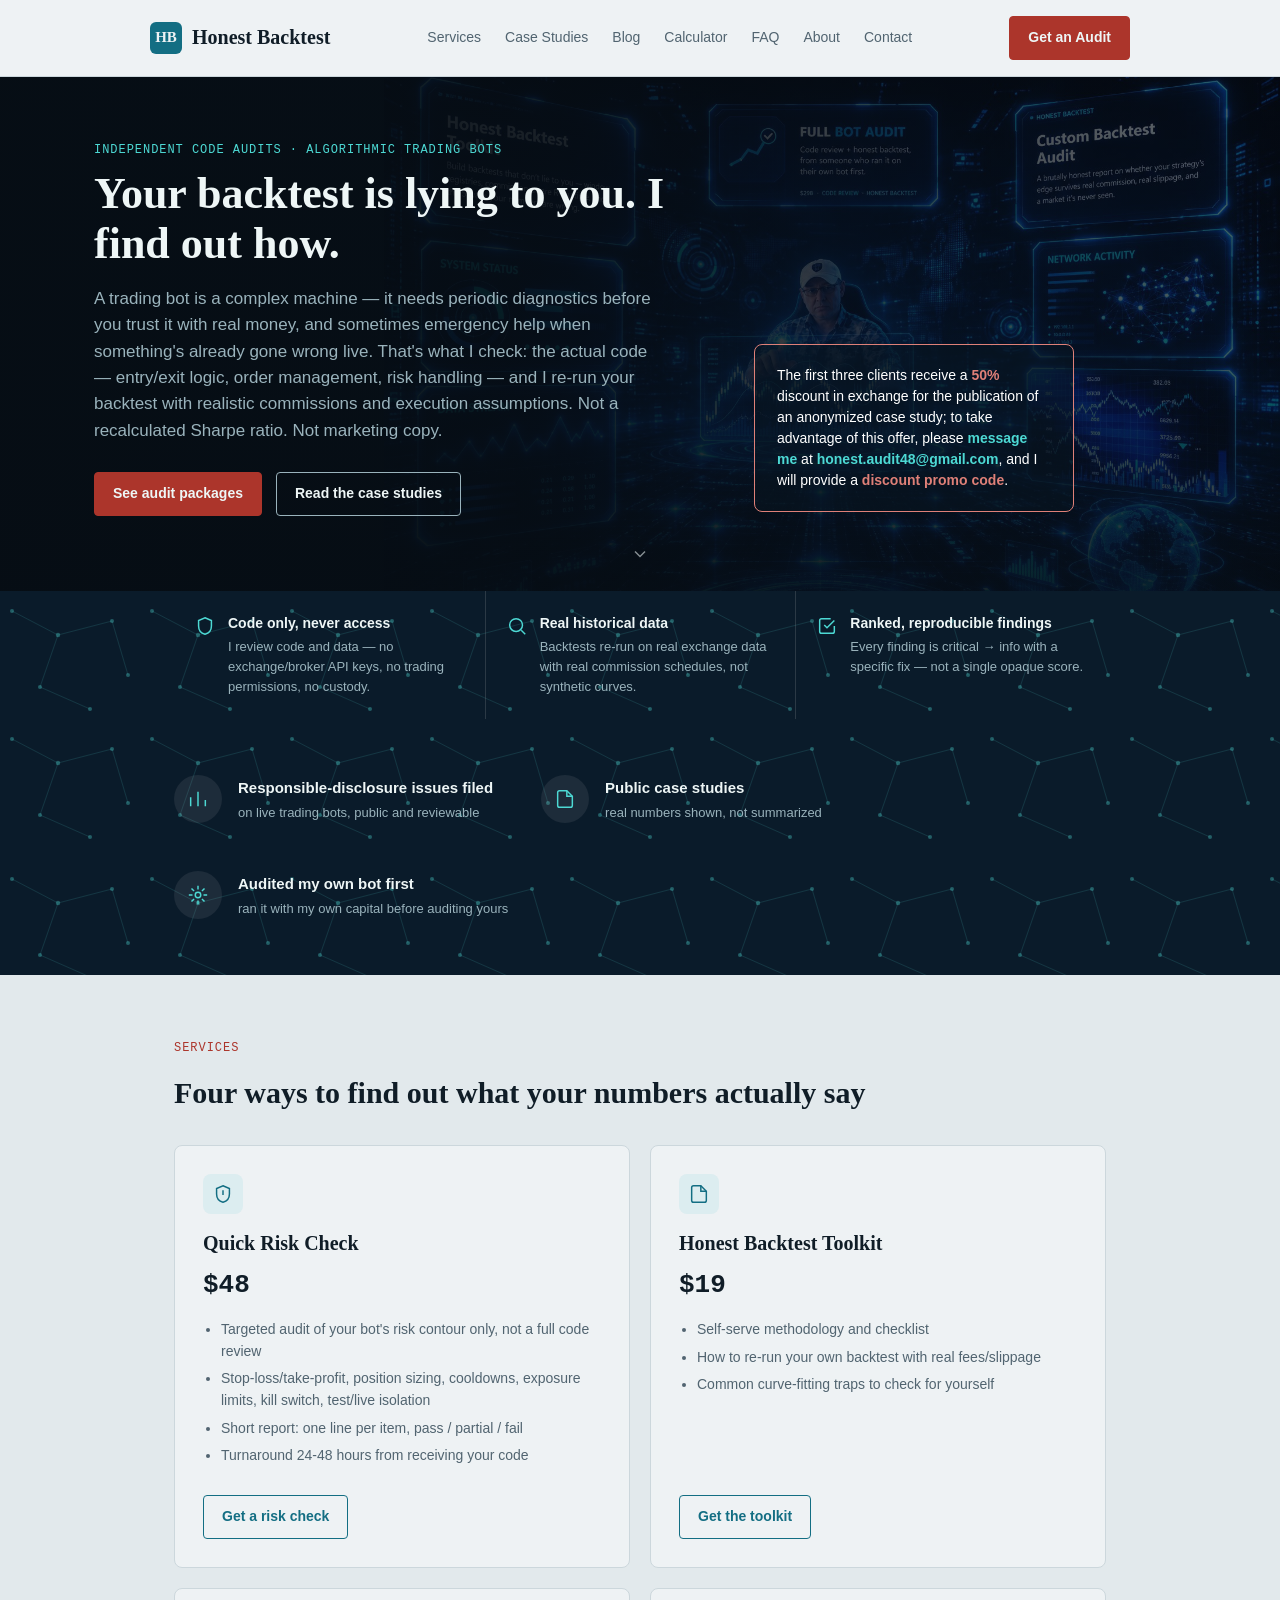
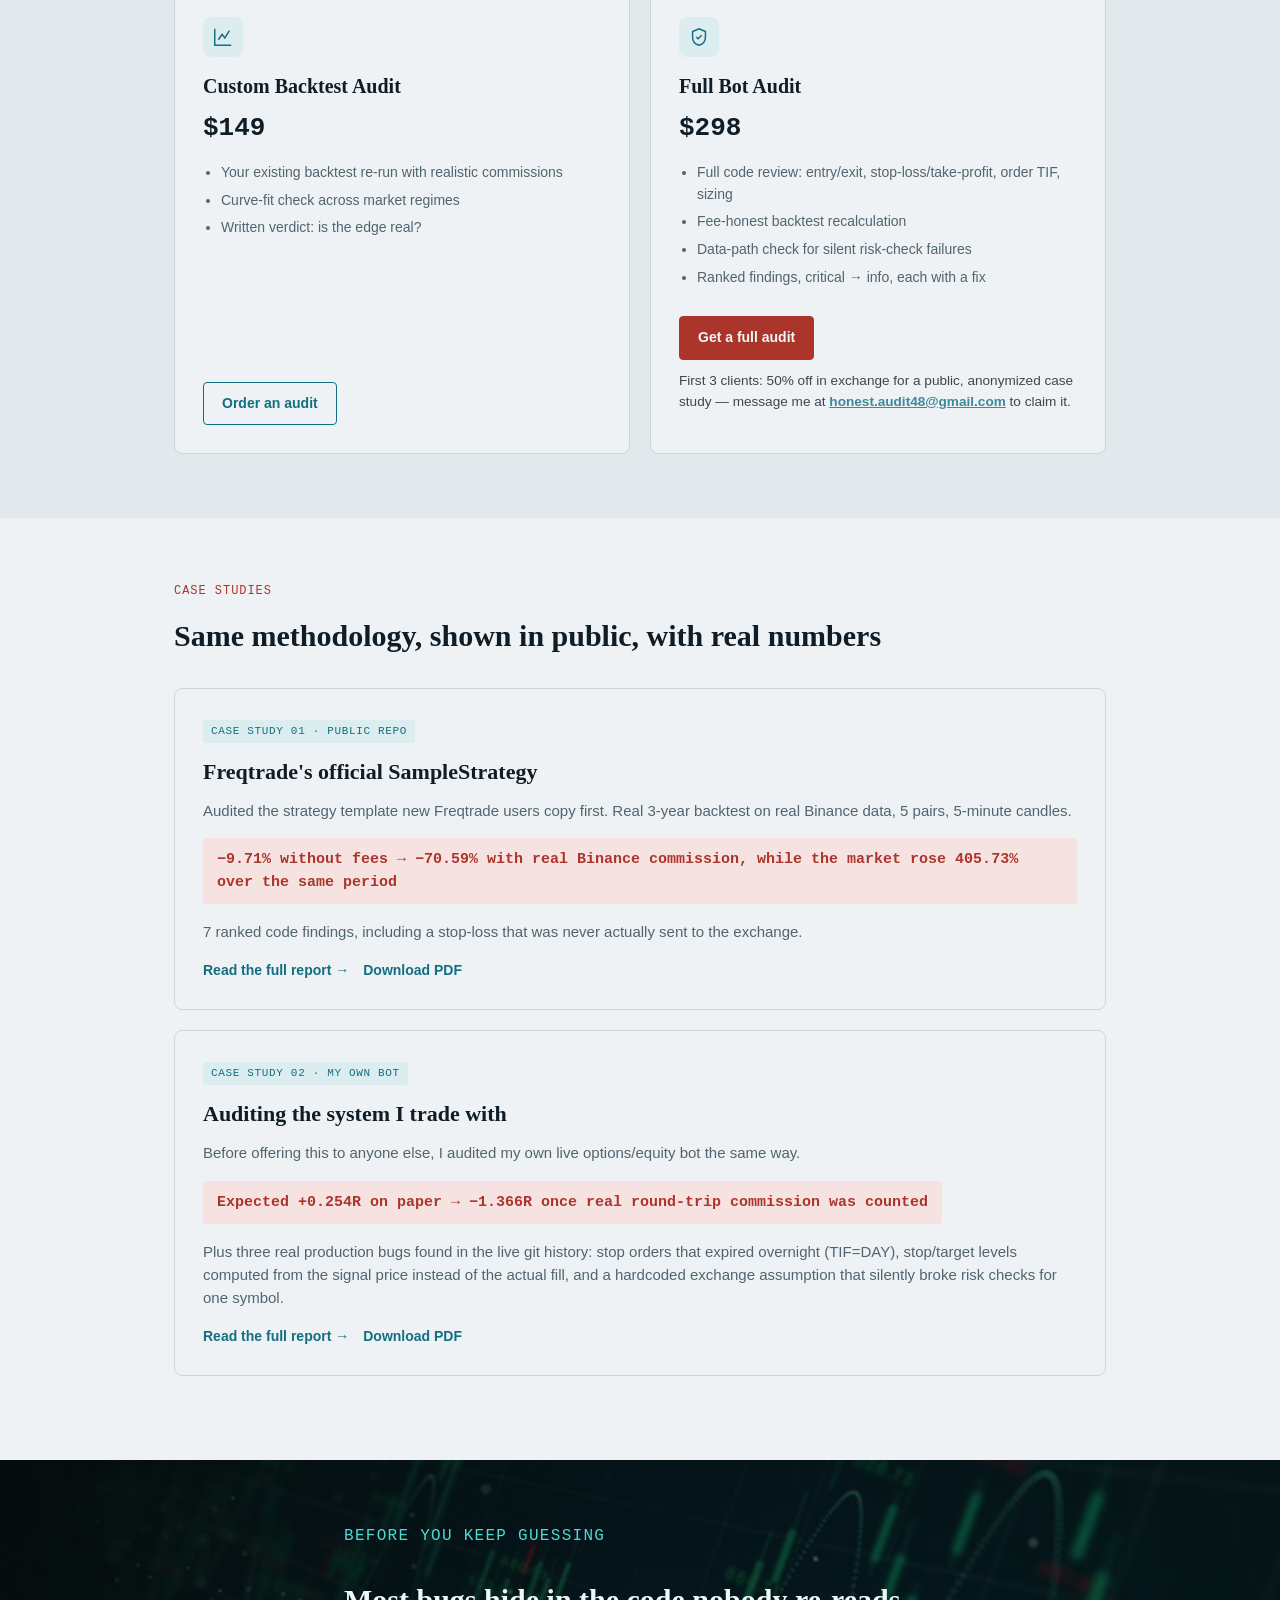
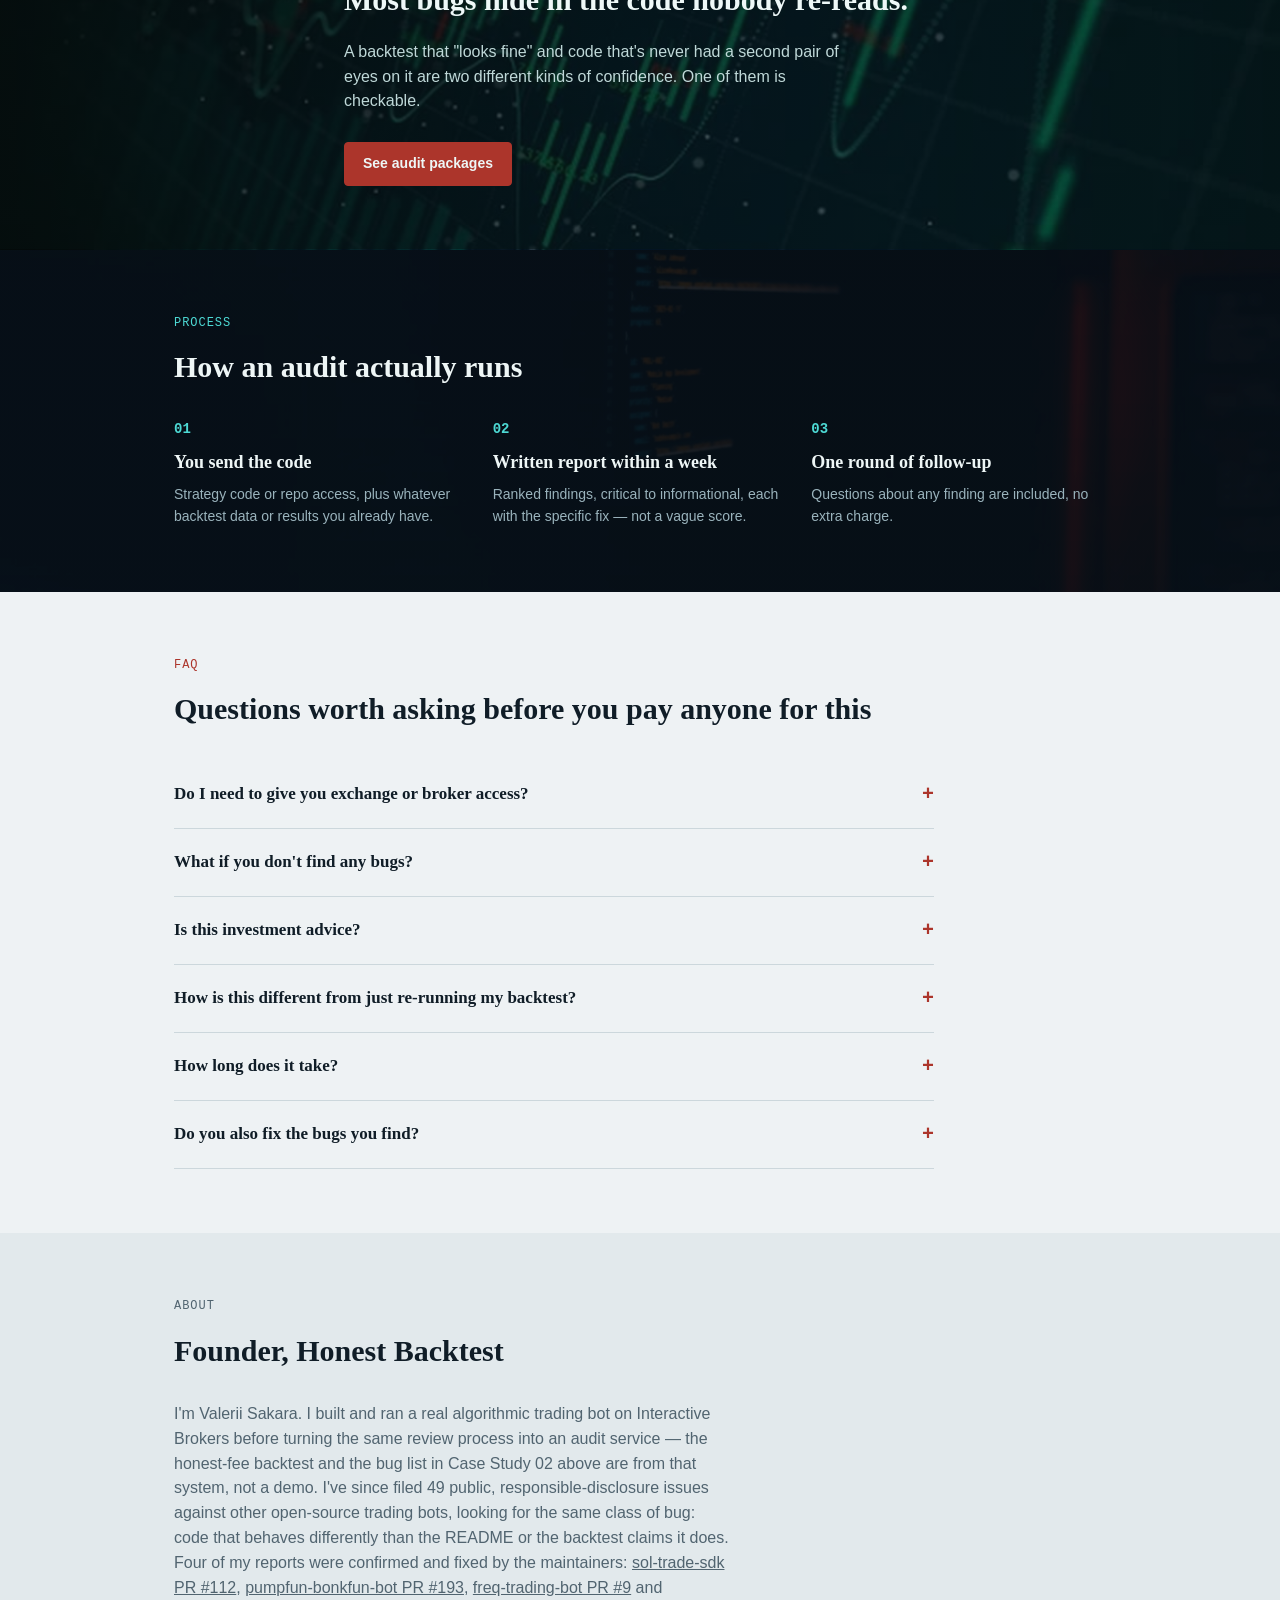
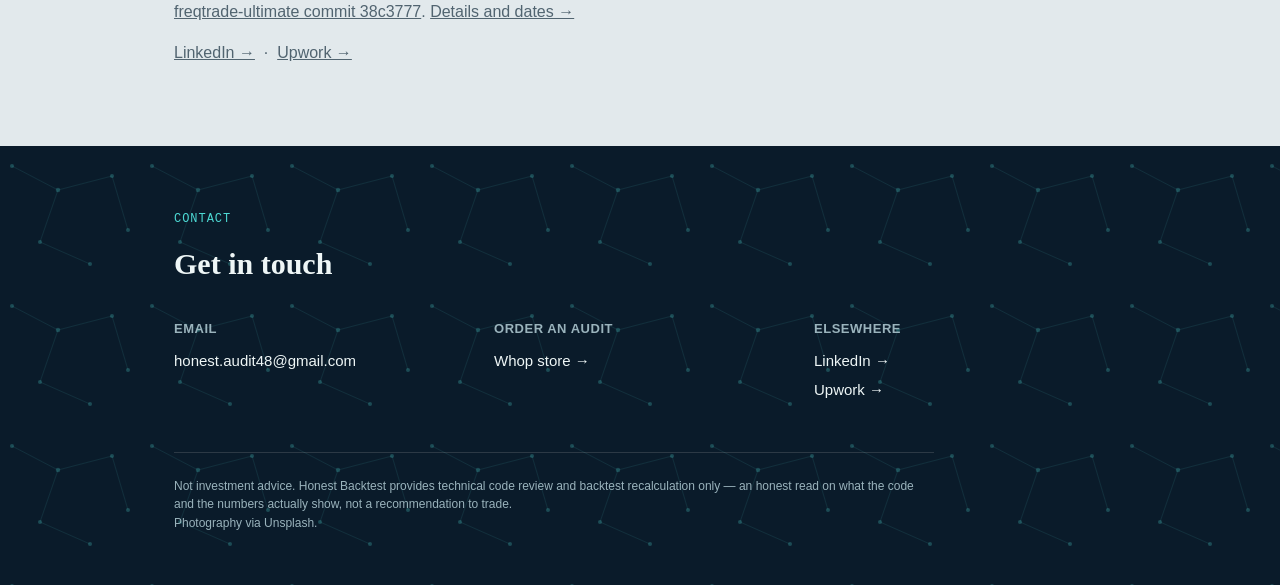
<file: index.html>
<!DOCTYPE html>
<html lang="en">
<head>
<!-- Google tag (gtag.js) -->
<script async src="https://www.googletagmanager.com/gtag/js?id=G-0332EXMNZG"></script>
<script>
  window.dataLayer = window.dataLayer || [];
  function gtag(){dataLayer.push(arguments);}
  gtag('js', new Date());
  gtag('config', 'G-0332EXMNZG');
</script>
<!-- Whop pixel -->
<script>!function(w,d,s,u,n,a,b){if(w[n])return;a=w[n]={q:[],t:+new Date,s:[],o:u,track:function(){a.q.push([+new Date].concat([].slice.call(arguments)))},setScope:function(){a.s=[].slice.call(arguments).filter(function(x){return typeof x==="string"});a.q.push([+new Date,"setScope"].concat(a.s))},scope:function(){var c=[].slice.call(arguments);return{track:function(){a.q.push([+new Date].concat([].slice.call(arguments)).concat([{__scope:c}]))}}}};b=d.createElement(s);b.async=1;b.src=u+"/s.js";d.getElementsByTagName(s)[0].parentNode.insertBefore(b,d.getElementsByTagName(s)[0])}(window,document,"script","https://t.whop.tw","whop");whop.setScope("biz_3nliSOcGgTLOOI");whop.track("page");</script>
<meta charset="UTF-8">
<meta name="viewport" content="width=device-width, initial-scale=1.0">
<title>Honest Backtest — Code Audits for Algorithmic Trading Bots</title>
<meta name="description" content="Independent code audits for algorithmic trading bots. Real commissions, real bugs, real backtests — not marketing curves.">
<link rel="canonical" href="https://honest-backtest.com/">
<meta property="og:site_name" content="Honest Backtest">
<meta property="og:type" content="website">
<meta property="og:title" content="Honest Backtest — Code Audits for Algorithmic Trading Bots">
<meta property="og:description" content="Independent code audits for algorithmic trading bots. Real commissions, real bugs, real backtests — not marketing curves.">
<meta property="og:url" content="https://honest-backtest.com/">
<meta name="twitter:card" content="summary">
<link rel="icon" href="data:image/svg+xml,%3Csvg xmlns='http://www.w3.org/2000/svg' viewBox='0 0 64 64'%3E%3Crect width='64' height='64' rx='10' fill='%230a1c2b'/%3E%3Ctext x='32' y='42' font-family='Georgia,serif' font-size='28' font-weight='bold' fill='%234dd9d4' text-anchor='middle'%3EHB%3C/text%3E%3C/svg%3E">
<link rel="stylesheet" href="assets/site.css">
</head>
<body>

<header class="site">
  <div class="wrap nav">
    <a class="brand" href="#top">
      <span class="mark">HB</span>
      Honest Backtest
    </a>
    <nav class="links">
      <a href="#services">Services</a>
      <a href="#cases">Case Studies</a>
      <a href="blog/">Blog</a>
      <a href="commission-drag.html">Calculator</a>
      <a href="#faq">FAQ</a>
      <a href="#about">About</a>
      <a href="#contact">Contact</a>
    </nav>
    <a class="btn btn-primary" href="https://whop.com/honest-backtest/full-bot-audit/" target="_blank" rel="noopener">Get an Audit</a>
  </div>
</header>

<section class="hero" id="top">
  <div class="wrap hero-grid">
    
        <div class="hero-main">
    <p class="kicker">Independent code audits · algorithmic trading bots</p>
    <h1>Your backtest is lying to you. I find out how.</h1>
    <p class="lede">A trading bot is a complex machine — it needs periodic diagnostics before you
    trust it with real money, and sometimes emergency help when something's already gone
    wrong live. That's what I check: the actual code — entry/exit logic, order management, risk
    handling — and I re-run your backtest with realistic commissions and execution assumptions.
    Not a recalculated Sharpe ratio. Not marketing copy.</p>
    <div class="cta-row">
      <a class="btn btn-primary" href="https://whop.com/honest-backtest/full-bot-audit/" target="_blank" rel="noopener">See audit packages</a>
      <a class="btn btn-ghost" href="#cases">Read the case studies</a>
    </div>
        </div>
<div class="hero-offer"><p>The first three clients receive a <strong>50%</strong> discount in exchange for the publication of an anonymized case study; to take advantage of this offer, please <a href="mailto:honest.audit48@gmail.com?subject=Case%20study%20rate">message me</a> at <a href="mailto:honest.audit48@gmail.com?subject=Case%20study%20rate">honest.audit48@gmail.com</a>, and I will provide a <strong>discount promo code</strong>.</p></div>
  </div>
  <div class="scroll-cue">
    <a href="#services" aria-label="Scroll to services" style="color:inherit;">
      <svg viewBox="0 0 24 24" fill="none" stroke="currentColor" stroke-width="1.8"><path d="M6 9l6 6 6-6"/></svg>
    </a>
  </div>
</section>

<div class="trust-strip">
  <div class="wrap">
    <div class="trust-item">
      <svg class="icon" viewBox="0 0 24 24" fill="none" stroke="currentColor" stroke-width="1.6"><path d="M12 3l7 3v6c0 4.5-3 8-7 9-4-1-7-4.5-7-9V6l7-3z"/></svg>
      <div><strong>Code only, never access</strong><span>I review code and data — no exchange/broker API keys, no trading permissions, no custody.</span></div>
    </div>
    <div class="trust-item">
      <svg class="icon" viewBox="0 0 24 24" fill="none" stroke="currentColor" stroke-width="1.6"><circle cx="11" cy="11" r="7"/><path d="M21 21l-4.35-4.35"/></svg>
      <div><strong>Real historical data</strong><span>Backtests re-run on real exchange data with real commission schedules, not synthetic curves.</span></div>
    </div>
    <div class="trust-item">
      <svg class="icon" viewBox="0 0 24 24" fill="none" stroke="currentColor" stroke-width="1.6"><path d="M9 11l3 3 8-8"/><path d="M20 12v6a2 2 0 0 1-2 2H6a2 2 0 0 1-2-2V6a2 2 0 0 1 2-2h10"/></svg>
      <div><strong>Ranked, reproducible findings</strong><span>Every finding is critical → info with a specific fix — not a single opaque score.</span></div>
    </div>
  </div>
</div>

<div class="stat-band">
  <div class="wrap">
    <div class="stat">
      <div class="icon-badge"><svg class="icon" viewBox="0 0 24 24" fill="none" stroke="currentColor" stroke-width="1.6"><path d="M4 20V10M12 20V4M20 20v-7"/></svg></div>
      <div><strong>Responsible-disclosure issues filed</strong><div class="label">on live trading bots, public and reviewable</div></div>
    </div>
    <div class="stat">
      <div class="icon-badge"><svg class="icon" viewBox="0 0 24 24" fill="none" stroke="currentColor" stroke-width="1.6"><path d="M14 3H6a2 2 0 0 0-2 2v14a2 2 0 0 0 2 2h12a2 2 0 0 0 2-2V9z"/><path d="M14 3v6h6"/></svg></div>
      <div><strong>Public case studies</strong><div class="label">real numbers shown, not summarized</div></div>
    </div>
    <div class="stat">
      <div class="icon-badge"><svg class="icon" viewBox="0 0 24 24" fill="none" stroke="currentColor" stroke-width="1.6"><path d="M12 2v4M12 18v4M4.9 4.9l2.8 2.8M16.3 16.3l2.8 2.8M2 12h4M18 12h4M4.9 19.1l2.8-2.8M16.3 7.7l2.8-2.8"/><circle cx="12" cy="12" r="3"/></svg></div>
      <div><strong>Audited my own bot first</strong><div class="label">ran it with my own capital before auditing yours</div></div>
    </div>
  </div>
</div>

<section id="services" class="alt">
  <div class="wrap">
    <p class="kicker">Services</p>
    <h2>Four ways to find out what your numbers actually say</h2>
    <div class="cards cards-4">
      <div class="card">
        <div class="icon-badge"><svg class="icon" viewBox="0 0 24 24" fill="none" stroke="currentColor" stroke-width="1.6"><path d="M12 3l7 3v6c0 4.5-3 8-7 9-4-1-7-4.5-7-9V6l7-3z"/><path d="M12 8v5"/><path d="M12 16h.01"/></svg></div>
        <h3>Quick Risk Check</h3>
        <div class="price">$48</div>
        <ul>
          <li>Targeted audit of your bot's risk contour only, not a full code review</li>
          <li>Stop-loss/take-profit, position sizing, cooldowns, exposure limits, kill switch, test/live isolation</li>
          <li>Short report: one line per item, pass / partial / fail</li>
          <li>Turnaround 24-48 hours from receiving your code</li>
        </ul>
        <a class="btn btn-ghost" href="https://whop.com/honest-backtest/products/quick-risk-check/" target="_blank" rel="noopener">Get a risk check</a>
      </div>
      <div class="card">
        <div class="icon-badge"><svg class="icon" viewBox="0 0 24 24" fill="none" stroke="currentColor" stroke-width="1.6"><path d="M4 19V5a2 2 0 0 1 2-2h8l6 6v10a2 2 0 0 1-2 2H6a2 2 0 0 1-2-2z"/><path d="M14 3v6h6"/></svg></div>
        <h3>Honest Backtest Toolkit</h3>
        <div class="price">$19</div>
        <ul>
          <li>Self-serve methodology and checklist</li>
          <li>How to re-run your own backtest with real fees/slippage</li>
          <li>Common curve-fitting traps to check for yourself</li>
        </ul>
        <a class="btn btn-ghost" href="https://whop.com/honest-backtest/honest-backtest-toolkit/" target="_blank" rel="noopener">Get the toolkit</a>
      </div>
      <div class="card">
        <div class="icon-badge"><svg class="icon" viewBox="0 0 24 24" fill="none" stroke="currentColor" stroke-width="1.6"><path d="M3 3v18h18"/><path d="M7 15l4-6 3 4 5-8"/></svg></div>
        <h3>Custom Backtest Audit</h3>
        <div class="price">$149</div>
        <ul>
          <li>Your existing backtest re-run with realistic commissions</li>
          <li>Curve-fit check across market regimes</li>
          <li>Written verdict: is the edge real?</li>
        </ul>
        <a class="btn btn-ghost" href="https://whop.com/honest-backtest/custom-backtest-audit/" target="_blank" rel="noopener">Order an audit</a>
      </div>
      <div class="card">
        <div class="icon-badge"><svg class="icon" viewBox="0 0 24 24" fill="none" stroke="currentColor" stroke-width="1.6"><path d="M12 3l7 3v6c0 4.5-3 8-7 9-4-1-7-4.5-7-9V6l7-3z"/><path d="M9 12l2 2 4-4"/></svg></div>
        <h3>Full Bot Audit</h3>
        <div class="price">$298</div>
        <ul>
          <li>Full code review: entry/exit, stop-loss/take-profit, order TIF, sizing</li>
          <li>Fee-honest backtest recalculation</li>
          <li>Data-path check for silent risk-check failures</li>
          <li>Ranked findings, critical → info, each with a fix</li>
        </ul>
        <a class="btn btn-primary" href="https://whop.com/honest-backtest/full-bot-audit/" target="_blank" rel="noopener">Get a full audit</a>
        <p style="font-size:0.85rem;margin-top:0.6rem;opacity:0.8;">First 3 clients: 50% off in exchange for a public, anonymized case study — message me at <a href="mailto:honest.audit48@gmail.com?subject=Case%20study%20rate" style="color:var(--ledger);font-weight:600;">honest.audit48@gmail.com</a> to claim it.</p>
      </div>
    </div>
  </div>
</section>

<section id="cases">
  <div class="wrap">
    <p class="kicker">Case Studies</p>
    <h2>Same methodology, shown in public, with real numbers</h2>

    <div class="case">
      <span class="tag">Case Study 01 · Public repo</span>
      <h3>Freqtrade's official SampleStrategy</h3>
      <p>Audited the strategy template new Freqtrade users copy first. Real 3-year backtest on
      real Binance data, 5 pairs, 5-minute candles.</p>
      <div class="verdict">−9.71% without fees → −70.59% with real Binance commission, while the market rose 405.73% over the same period</div>
      <p>7 ranked code findings, including a stop-loss that was never actually sent to the exchange.</p>
      <div class="links">
        <a href="https://claude.ai/code/artifact/08ad5829-892b-4f8c-b512-94a0d132cc5e" target="_blank" rel="noopener">Read the full report →</a>
        <a href="assets/case_study_01.pdf" target="_blank">Download PDF</a>
      </div>
    </div>

    <div class="case">
      <span class="tag">Case Study 02 · My own bot</span>
      <h3>Auditing the system I trade with</h3>
      <p>Before offering this to anyone else, I audited my own live options/equity bot the same way.</p>
      <div class="verdict">Expected +0.254R on paper → −1.366R once real round-trip commission was counted</div>
      <p>Plus three real production bugs found in the live git history: stop orders that expired
      overnight (TIF=DAY), stop/target levels computed from the signal price instead of the actual
      fill, and a hardcoded exchange assumption that silently broke risk checks for one symbol.</p>
      <div class="links">
        <a href="https://claude.ai/code/artifact/f31bba22-2366-4776-a460-5d268b5673dc" target="_blank" rel="noopener">Read the full report →</a>
        <a href="assets/case_study_02.pdf" target="_blank">Download PDF</a>
      </div>
    </div>
  </div>
</section>

<div class="cta-photo-band">
  <div class="wrap">
    <p class="kicker">Before you keep guessing</p>
    <h2>Most bugs hide in the code nobody re-reads.</h2>
    <p>A backtest that "looks fine" and code that's never had a second pair of eyes on it are two
    different kinds of confidence. One of them is checkable.</p>
    <a class="btn btn-primary" href="https://whop.com/honest-backtest/full-bot-audit/" target="_blank" rel="noopener">See audit packages</a>
  </div>
</div>

<section class="process-photo">
  <div class="wrap">
    <p class="kicker">Process</p>
    <h2>How an audit actually runs</h2>
    <div class="steps">
      <div class="step">
        <div class="n">01</div>
        <h4>You send the code</h4>
        <p>Strategy code or repo access, plus whatever backtest data or results you already have.</p>
      </div>
      <div class="step">
        <div class="n">02</div>
        <h4>Written report within a week</h4>
        <p>Ranked findings, critical to informational, each with the specific fix — not a vague score.</p>
      </div>
      <div class="step">
        <div class="n">03</div>
        <h4>One round of follow-up</h4>
        <p>Questions about any finding are included, no extra charge.</p>
      </div>
    </div>
  </div>
</section>

<section id="faq">
  <div class="wrap">
    <p class="kicker">FAQ</p>
    <h2>Questions worth asking before you pay anyone for this</h2>
    <div class="faq">
      <details>
        <summary>Do I need to give you exchange or broker access?</summary>
        <p>No. I review code and whatever data/results you send me — never live API keys, trading
        permissions, or custody of funds. There is nothing to hand over access to.</p>
      </details>
      <details>
        <summary>What if you don't find any bugs?</summary>
        <p>You still get the fee-honest backtest recalculation and the full written report. The
        audit isn't graded on how many findings there are — a clean result is a real result too.</p>
      </details>
      <details>
        <summary>Is this investment advice?</summary>
        <p>No. It's a technical read on what your code and your numbers actually show — not a
        recommendation to trade, and not a guarantee of future performance.</p>
      </details>
      <details>
        <summary>How is this different from just re-running my backtest?</summary>
        <p>Most of the bugs that matter live in code paths a backtest never exercises — order
        time-in-force, stop/target computed from the wrong price, silent data-path failures. I read
        the code first, then recalculate the numbers with realistic fees on top.</p>
      </details>
      <details>
        <summary>How long does it take?</summary>
        <p>Written report within a week of receiving your code and data, with one round of
        follow-up questions included at no extra charge.</p>
      </details>
      <details>
        <summary>Do you also fix the bugs you find?</summary>
        <p>Think of it like a car: a trading bot is a complex machine — it needs periodic
        diagnostics before you trust it with real money, and sometimes emergency help when
        something's already gone wrong live. I run that diagnostic honestly whether it takes five
        minutes or five hours, whether I find one issue or ten — <strong>the audit fee never
        changes based on what I find.</strong> If something is actually wrong, fixing it is a
        separate job, quoted only after you've seen the findings — entirely your call whether to
        book it here or take the report elsewhere. Something wrong right now? Contact me:
        <a href="mailto:honest.audit48@gmail.com" style="color:var(--ledger);font-weight:600;">honest.audit48@gmail.com</a>.</p>
      </details>
    </div>
  </div>
</section>

<section id="about" class="alt">
  <div class="wrap about">
    <div>
      <p class="kicker">About</p>
      <h2>Founder, Honest Backtest</h2>
      <p>I'm Valerii Sakara. I built and ran a real algorithmic trading bot on Interactive Brokers
      before turning the same review process into an audit service — the honest-fee backtest and
      the bug list in Case Study 02 above are from that system, not a demo. I've since filed
      49 public, responsible-disclosure issues against other open-source trading bots, looking
      for the same class of bug: code that behaves differently than the README or the backtest
      claims it does. Four of my reports were confirmed and fixed by the maintainers:
      <a href="https://github.com/0xfnzero/sol-trade-sdk/pull/112" target="_blank" rel="noopener">sol-trade-sdk PR #112</a>,
      <a href="https://github.com/chainstacklabs/pumpfun-bonkfun-bot/pull/193" target="_blank" rel="noopener">pumpfun-bonkfun-bot PR #193</a>,
      <a href="https://github.com/thanhphan20/freq-trading-bot/pull/9" target="_blank" rel="noopener">freq-trading-bot PR #9</a>
      and
      <a href="https://github.com/titouannwtt/freqtrade-ultimate/commit/38c377763" target="_blank" rel="noopener">freqtrade-ultimate commit 38c3777</a>. <a href="confirmed-findings.html">Details and dates →</a></p>
      <p><a href="https://www.linkedin.com/in/valerii-sakara-b7b53826a" target="_blank" rel="noopener">LinkedIn →</a>
      &nbsp;·&nbsp;
      <a href="https://www.upwork.com/freelancers/~0172b73e1bdd2510b4" target="_blank" rel="noopener">Upwork →</a></p>
    </div>
  </div>
</section>

<div class="contact-band" id="contact">
  <div class="wrap">
    <p class="kicker">Contact</p>
    <h2>Get in touch</h2>
    <div class="contact-grid">
      <div class="contact-col">
        <strong>Email</strong>
        <a href="mailto:honest.audit48@gmail.com">honest.audit48@gmail.com</a>
      </div>
      <div class="contact-col">
        <strong>Order an audit</strong>
        <a href="https://whop.com/honest-backtest/" target="_blank" rel="noopener">Whop store →</a>
      </div>
      <div class="contact-col">
        <strong>Elsewhere</strong>
        <a href="https://www.linkedin.com/in/valerii-sakara-b7b53826a" target="_blank" rel="noopener">LinkedIn →</a>
        <a href="https://www.upwork.com/freelancers/~0172b73e1bdd2510b4" target="_blank" rel="noopener">Upwork →</a>
      </div>
    </div>
    <p class="disclaimer">Not investment advice. Honest Backtest provides technical code review and
    backtest recalculation only — an honest read on what the code and the numbers actually show,
    not a recommendation to trade.<br>Photography via Unsplash.</p>
  </div>
</div>

<script src="assets/analytics-events.js"></script>
</body>
</html>
</file>
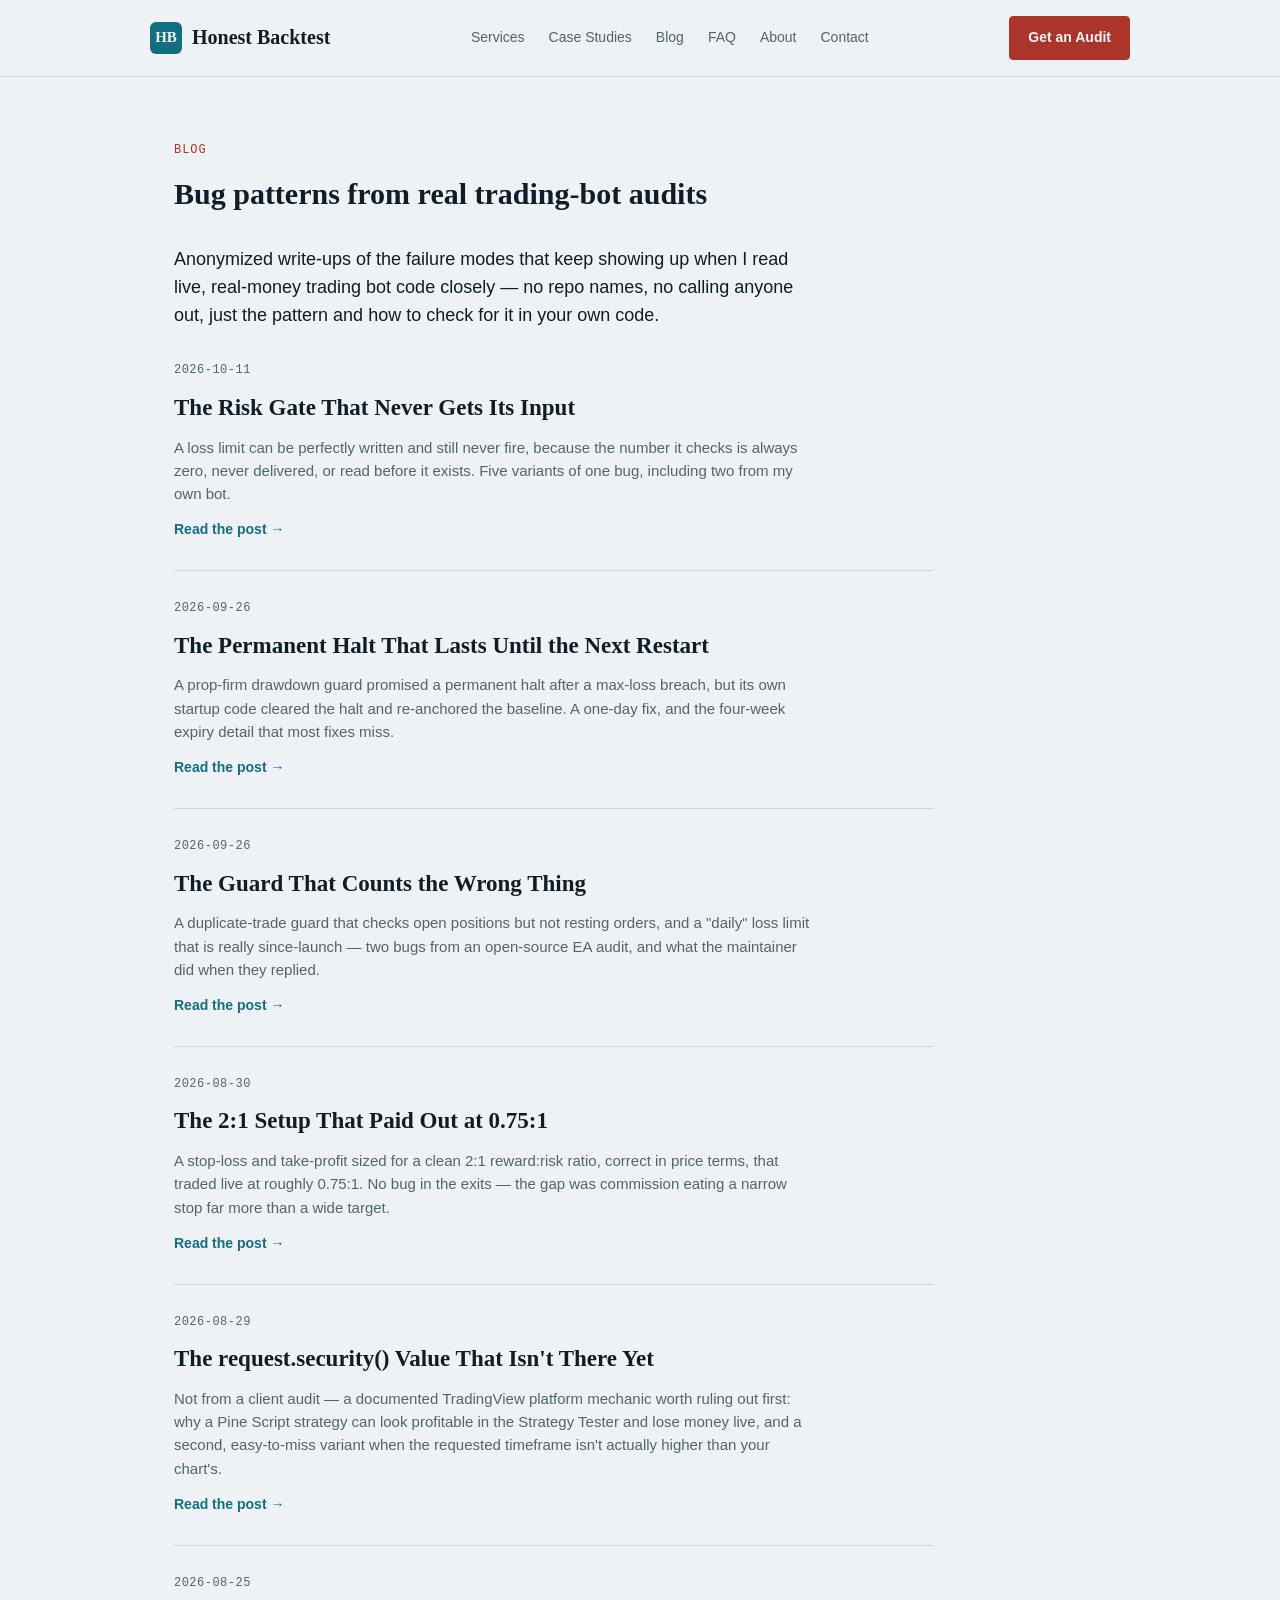
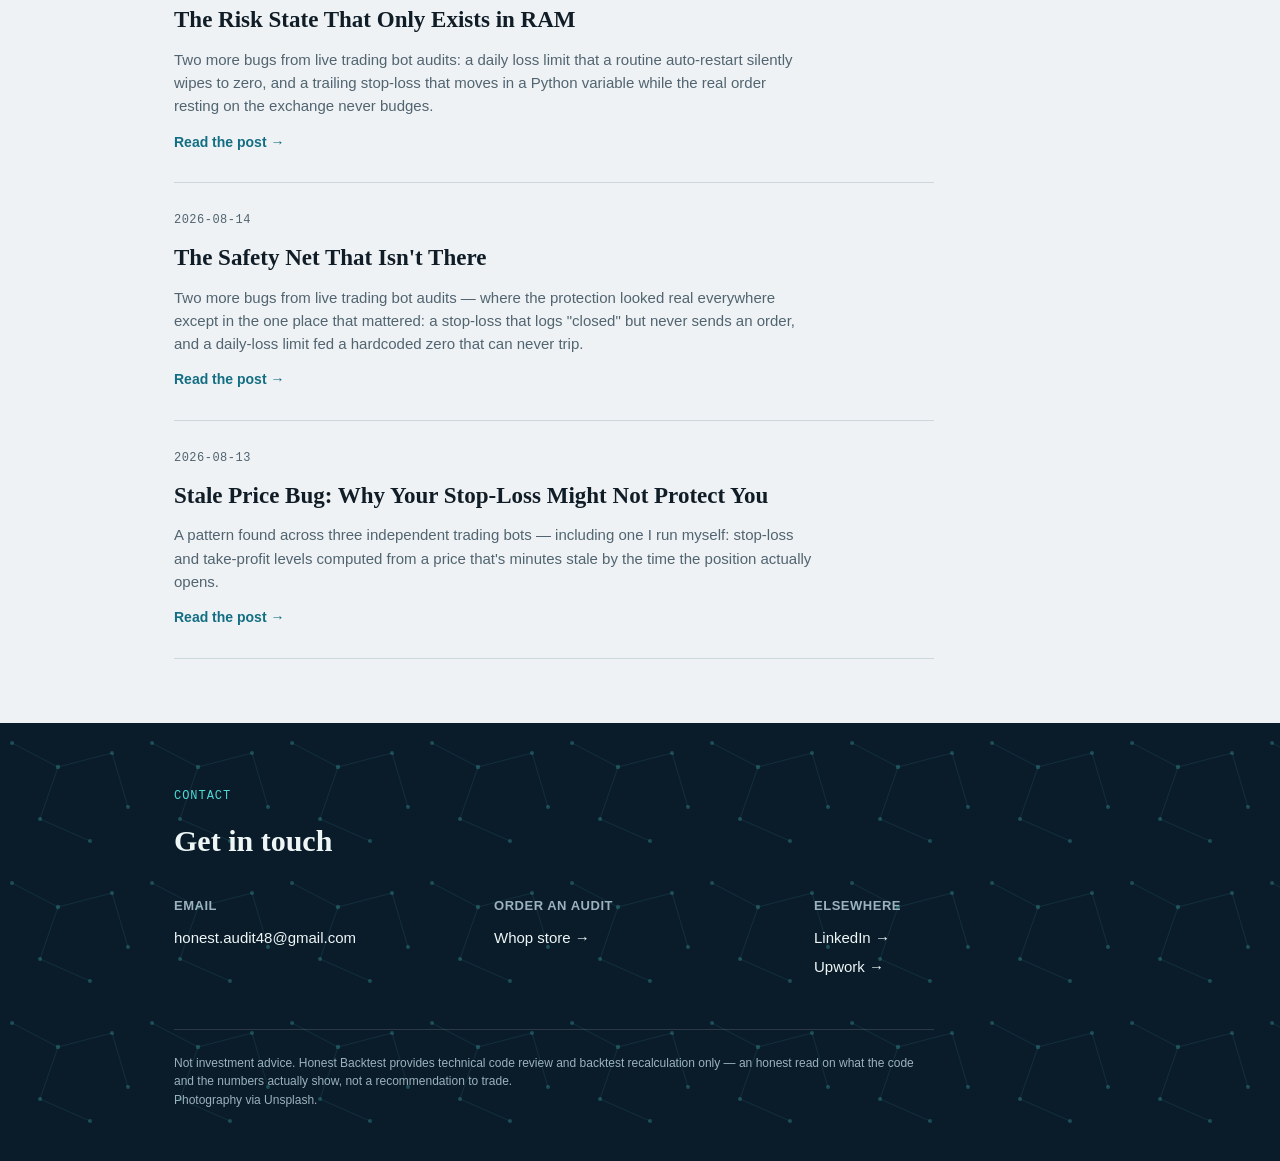
<file: blog/index.html>
<!DOCTYPE html>
<html lang="en">
<head>
<!-- Google tag (gtag.js) -->
<script async src="https://www.googletagmanager.com/gtag/js?id=G-0332EXMNZG"></script>
<script>
  window.dataLayer = window.dataLayer || [];
  function gtag(){dataLayer.push(arguments);}
  gtag('js', new Date());
  gtag('config', 'G-0332EXMNZG');
</script>
<!-- Whop pixel -->
<script>!function(w,d,s,u,n,a,b){if(w[n])return;a=w[n]={q:[],t:+new Date,s:[],o:u,track:function(){a.q.push([+new Date].concat([].slice.call(arguments)))},setScope:function(){a.s=[].slice.call(arguments).filter(function(x){return typeof x==="string"});a.q.push([+new Date,"setScope"].concat(a.s))},scope:function(){var c=[].slice.call(arguments);return{track:function(){a.q.push([+new Date].concat([].slice.call(arguments)).concat([{__scope:c}]))}}}};b=d.createElement(s);b.async=1;b.src=u+"/s.js";d.getElementsByTagName(s)[0].parentNode.insertBefore(b,d.getElementsByTagName(s)[0])}(window,document,"script","https://t.whop.tw","whop");whop.setScope("biz_3nliSOcGgTLOOI");whop.track("page");</script>
<meta charset="UTF-8">
<meta name="viewport" content="width=device-width, initial-scale=1.0">
<title>Blog — Honest Backtest</title>
<meta name="description" content="Bug patterns from real, live trading-bot code audits — anonymized, technical, no fluff.">
<link rel="canonical" href="https://honest-backtest.com/blog/">
<meta property="og:site_name" content="Honest Backtest">
<meta property="og:type" content="website">
<meta property="og:title" content="Blog — Honest Backtest">
<meta property="og:description" content="Bug patterns from real, live trading-bot code audits — anonymized, technical, no fluff.">
<meta property="og:url" content="https://honest-backtest.com/blog/">
<meta name="twitter:card" content="summary">
<link rel="icon" href="data:image/svg+xml,%3Csvg xmlns='http://www.w3.org/2000/svg' viewBox='0 0 64 64'%3E%3Crect width='64' height='64' rx='10' fill='%230a1c2b'/%3E%3Ctext x='32' y='42' font-family='Georgia,serif' font-size='28' font-weight='bold' fill='%234dd9d4' text-anchor='middle'%3EHB%3C/text%3E%3C/svg%3E">
<link rel="stylesheet" href="../assets/site.css">
</head>
<body>

<header class="site">
  <div class="wrap nav">
    <a class="brand" href="../index.html">
      <span class="mark">HB</span>
      Honest Backtest
    </a>
    <nav class="links">
      <a href="../index.html#services">Services</a>
      <a href="../index.html#cases">Case Studies</a>
      <a href="./">Blog</a>
      <a href="../index.html#faq">FAQ</a>
      <a href="../index.html#about">About</a>
      <a href="../index.html#contact">Contact</a>
    </nav>
    <a class="btn btn-primary" href="https://whop.com/honest-backtest/full-bot-audit/" target="_blank" rel="noopener">Get an Audit</a>
  </div>
</header>

<section>
  <div class="wrap">
    <p class="kicker">Blog</p>
    <h2>Bug patterns from real trading-bot audits</h2>
    <p class="lede">Anonymized write-ups of the failure modes that keep showing up when I read live,
    real-money trading bot code closely — no repo names, no calling anyone out, just the pattern and
    how to check for it in your own code.</p>

    <div class="blog-list">
      <div class="blog-post-card">
        <div class="post-meta">2026-10-11</div>
        <h3><a href="risk-gate-no-input.html">The Risk Gate That Never Gets Its Input</a></h3>
        <p>A loss limit can be perfectly written and still never fire, because the number it checks
        is always zero, never delivered, or read before it exists. Five variants of one bug,
        including two from my own bot.</p>
        <a class="read-more" href="risk-gate-no-input.html">Read the post →</a>
      </div>
      <div class="blog-post-card">
        <div class="post-meta">2026-09-26</div>
        <h3><a href="permanent-halt-restart.html">The Permanent Halt That Lasts Until the Next Restart</a></h3>
        <p>A prop-firm drawdown guard promised a permanent halt after a max-loss breach, but its own
        startup code cleared the halt and re-anchored the baseline. A one-day fix, and the
        four-week expiry detail that most fixes miss.</p>
        <a class="read-more" href="permanent-halt-restart.html">Read the post →</a>
      </div>
      <div class="blog-post-card">
        <div class="post-meta">2026-09-26</div>
        <h3><a href="wrong-thing-guard.html">The Guard That Counts the Wrong Thing</a></h3>
        <p>A duplicate-trade guard that checks open positions but not resting orders, and a "daily"
        loss limit that is really since-launch — two bugs from an open-source EA audit, and what
        the maintainer did when they replied.</p>
        <a class="read-more" href="wrong-thing-guard.html">Read the post →</a>
      </div>
      <div class="blog-post-card">
        <div class="post-meta">2026-08-30</div>
        <h3><a href="reward-risk-commission-gap.html">The 2:1 Setup That Paid Out at 0.75:1</a></h3>
        <p>A stop-loss and take-profit sized for a clean 2:1 reward:risk ratio, correct in price
        terms, that traded live at roughly 0.75:1. No bug in the exits — the gap was commission
        eating a narrow stop far more than a wide target.</p>
        <a class="read-more" href="reward-risk-commission-gap.html">Read the post →</a>
      </div>
      <div class="blog-post-card">
        <div class="post-meta">2026-08-29</div>
        <h3><a href="repainting-request-security.html">The request.security() Value That Isn't There Yet</a></h3>
        <p>Not from a client audit — a documented TradingView platform mechanic worth ruling out
        first: why a Pine Script strategy can look profitable in the Strategy Tester and lose money
        live, and a second, easy-to-miss variant when the requested timeframe isn't actually
        higher than your chart's.</p>
        <a class="read-more" href="repainting-request-security.html">Read the post →</a>
      </div>
      <div class="blog-post-card">
        <div class="post-meta">2026-08-25</div>
        <h3><a href="risk-state-in-memory.html">The Risk State That Only Exists in RAM</a></h3>
        <p>Two more bugs from live trading bot audits: a daily loss limit that a routine
        auto-restart silently wipes to zero, and a trailing stop-loss that moves in a Python
        variable while the real order resting on the exchange never budges.</p>
        <a class="read-more" href="risk-state-in-memory.html">Read the post →</a>
      </div>
      <div class="blog-post-card">
        <div class="post-meta">2026-08-14</div>
        <h3><a href="safety-net-that-isnt-there.html">The Safety Net That Isn't There</a></h3>
        <p>Two more bugs from live trading bot audits — where the protection looked real everywhere
        except in the one place that mattered: a stop-loss that logs "closed" but never sends an
        order, and a daily-loss limit fed a hardcoded zero that can never trip.</p>
        <a class="read-more" href="safety-net-that-isnt-there.html">Read the post →</a>
      </div>
      <div class="blog-post-card">
        <div class="post-meta">2026-08-13</div>
        <h3><a href="stale-price-bug.html">Stale Price Bug: Why Your Stop-Loss Might Not Protect You</a></h3>
        <p>A pattern found across three independent trading bots — including one I run myself:
        stop-loss and take-profit levels computed from a price that's minutes stale by the time the
        position actually opens.</p>
        <a class="read-more" href="stale-price-bug.html">Read the post →</a>
      </div>
    </div>
  </div>
</section>

<div class="contact-band" id="contact">
  <div class="wrap">
    <p class="kicker">Contact</p>
    <h2>Get in touch</h2>
    <div class="contact-grid">
      <div class="contact-col">
        <strong>Email</strong>
        <a href="mailto:honest.audit48@gmail.com">honest.audit48@gmail.com</a>
      </div>
      <div class="contact-col">
        <strong>Order an audit</strong>
        <a href="https://whop.com/honest-backtest/" target="_blank" rel="noopener">Whop store →</a>
      </div>
      <div class="contact-col">
        <strong>Elsewhere</strong>
        <a href="https://www.linkedin.com/in/valerii-sakara-b7b53826a" target="_blank" rel="noopener">LinkedIn →</a>
        <a href="https://www.upwork.com/freelancers/~0172b73e1bdd2510b4" target="_blank" rel="noopener">Upwork →</a>
      </div>
    </div>
    <p class="disclaimer">Not investment advice. Honest Backtest provides technical code review and
    backtest recalculation only — an honest read on what the code and the numbers actually show,
    not a recommendation to trade.<br>Photography via Unsplash.</p>
  </div>
</div>

<script src="../assets/analytics-events.js"></script>
</body>
</html>
</file>
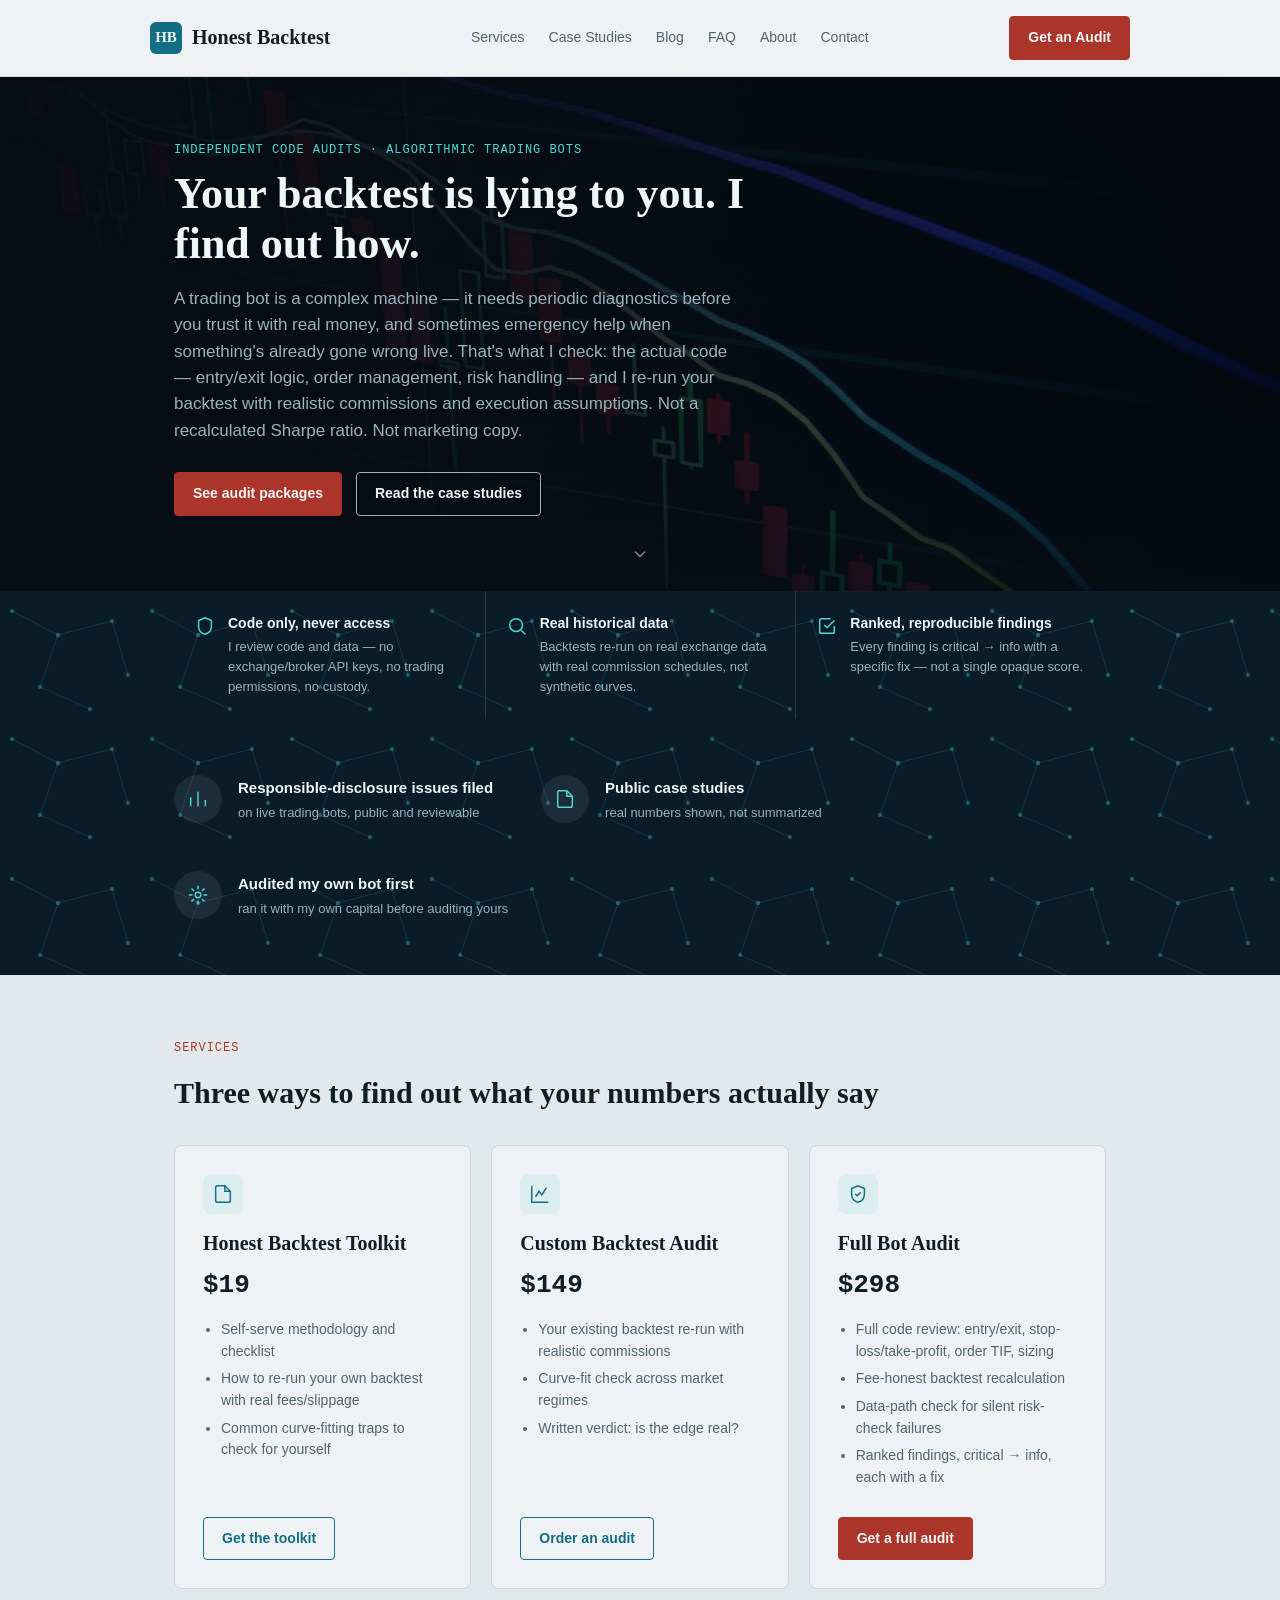
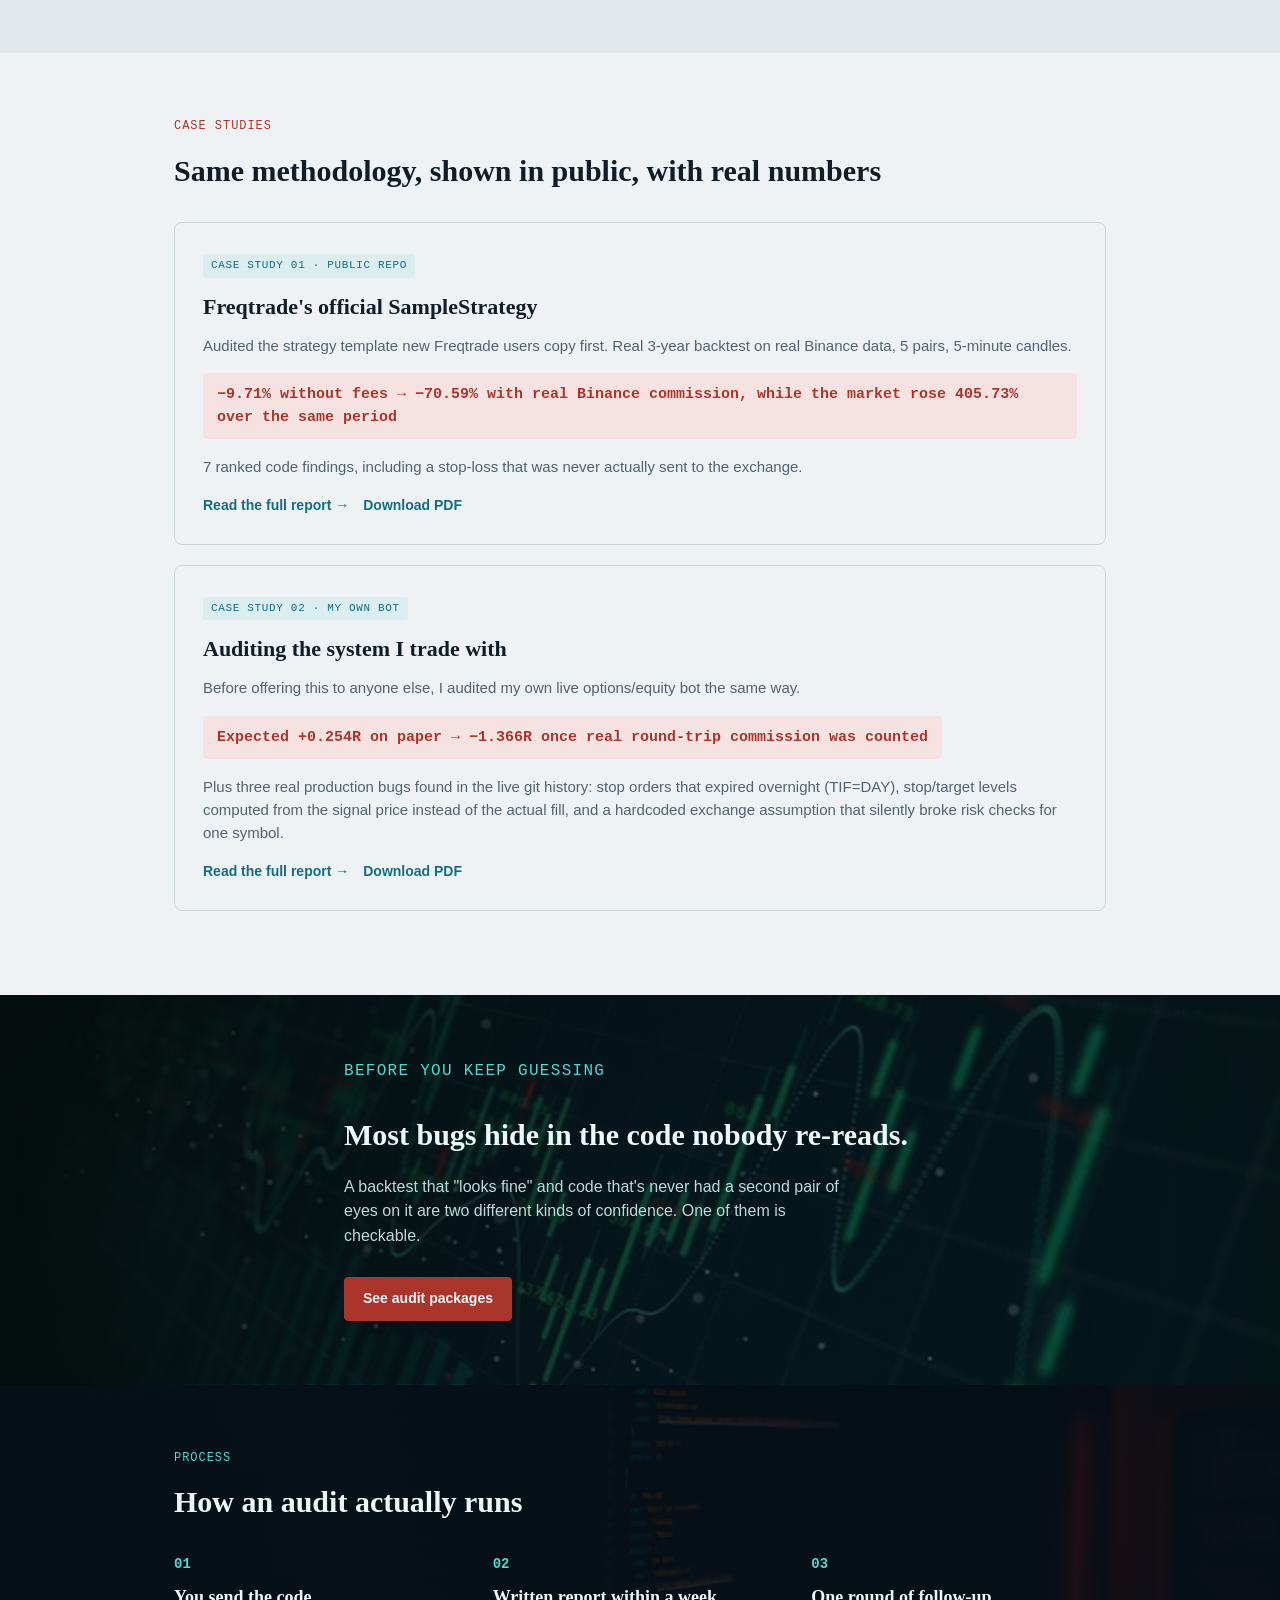
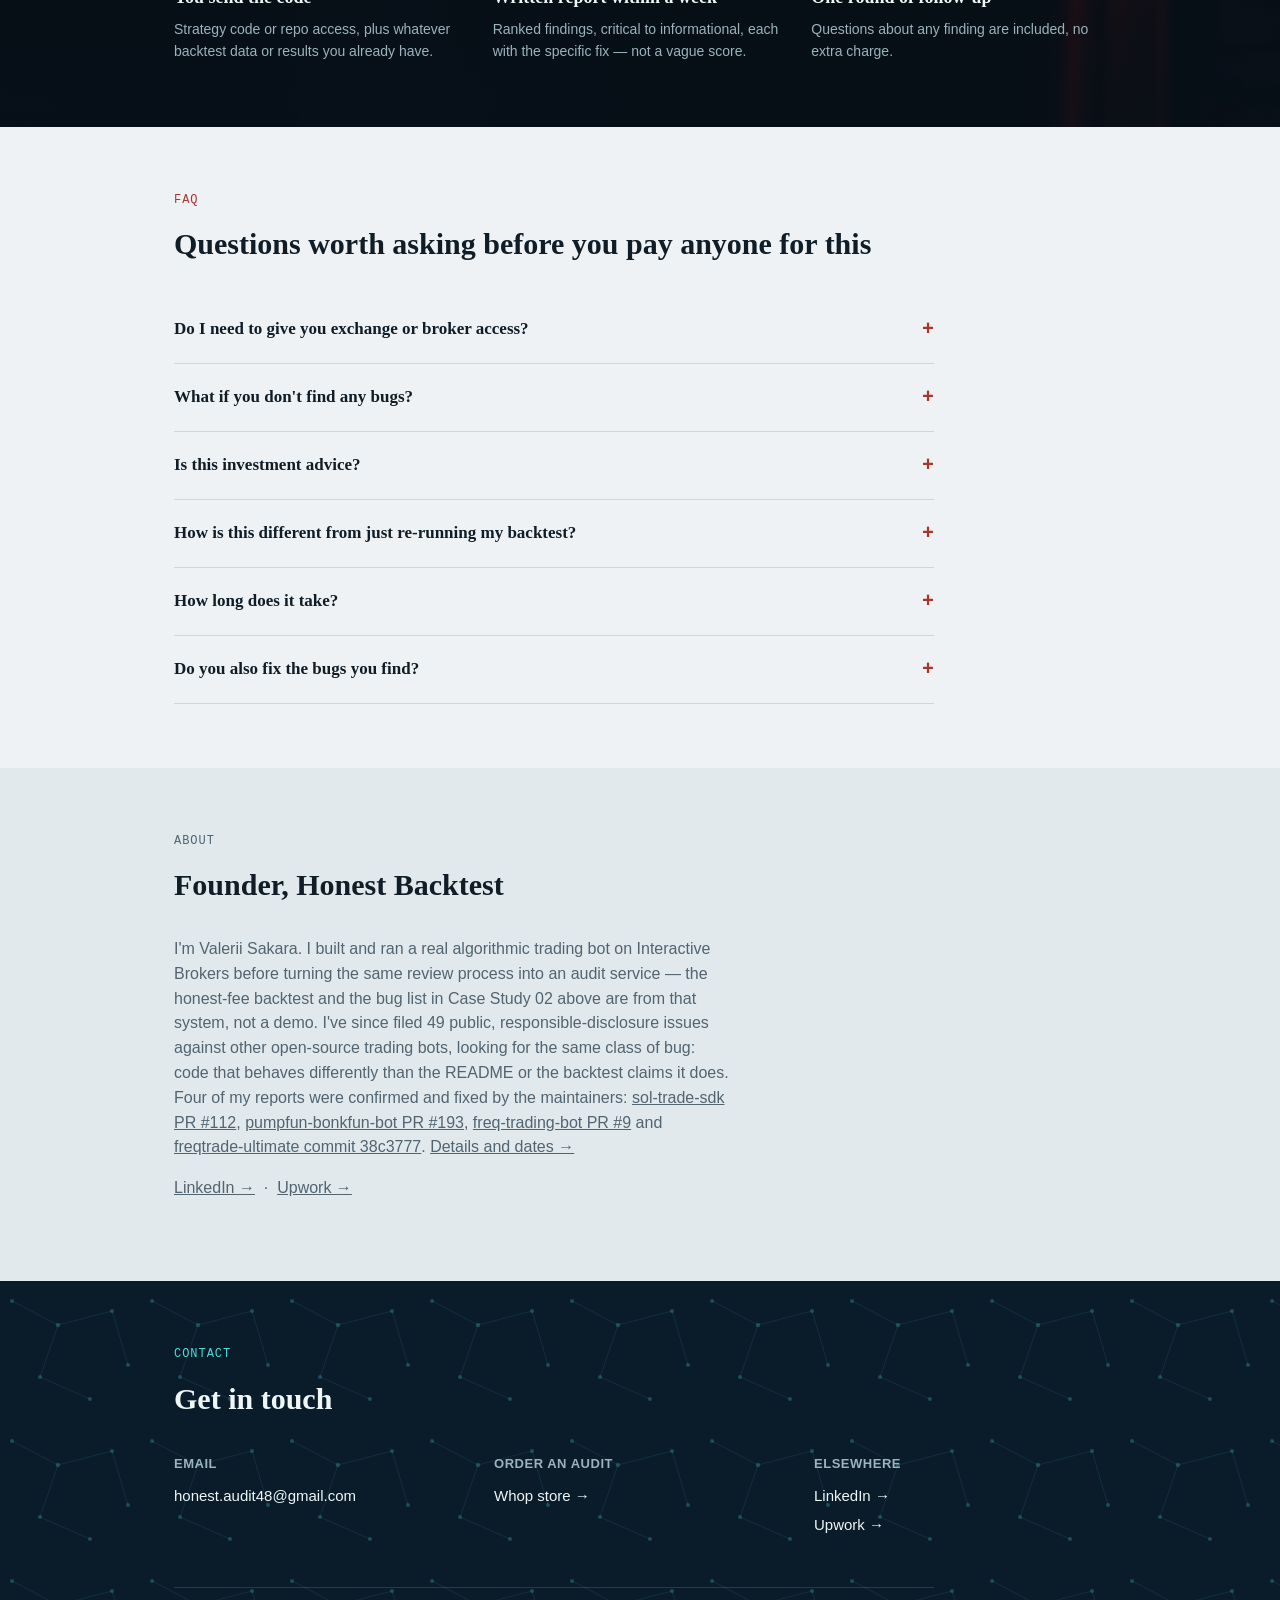
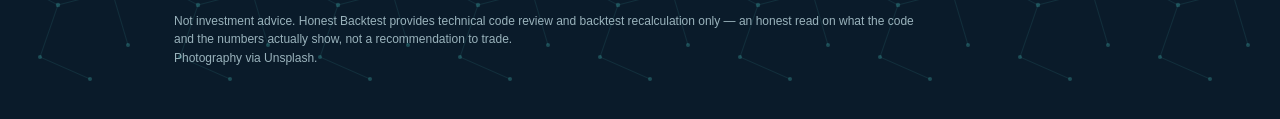
<file: alt.html>
<!DOCTYPE html>
<html lang="en">
<head>
<!-- Google tag (gtag.js) -->
<script async src="https://www.googletagmanager.com/gtag/js?id=G-0332EXMNZG"></script>
<script>
  window.dataLayer = window.dataLayer || [];
  function gtag(){dataLayer.push(arguments);}
  gtag('js', new Date());
  gtag('config', 'G-0332EXMNZG');
</script>
<!-- Whop pixel -->
<script>!function(w,d,s,u,n,a,b){if(w[n])return;a=w[n]={q:[],t:+new Date,s:[],o:u,track:function(){a.q.push([+new Date].concat([].slice.call(arguments)))},setScope:function(){a.s=[].slice.call(arguments).filter(function(x){return typeof x==="string"});a.q.push([+new Date,"setScope"].concat(a.s))},scope:function(){var c=[].slice.call(arguments);return{track:function(){a.q.push([+new Date].concat([].slice.call(arguments)).concat([{__scope:c}]))}}}};b=d.createElement(s);b.async=1;b.src=u+"/s.js";d.getElementsByTagName(s)[0].parentNode.insertBefore(b,d.getElementsByTagName(s)[0])}(window,document,"script","https://t.whop.tw","whop");whop.setScope("biz_3nliSOcGgTLOOI");whop.track("page");</script>
<meta charset="UTF-8">
<meta name="viewport" content="width=device-width, initial-scale=1.0">
<title>Honest Backtest — Code Audits for Algorithmic Trading Bots</title>
<meta name="description" content="Independent code audits for algorithmic trading bots. Real commissions, real bugs, real backtests — not marketing curves.">
<link rel="canonical" href="https://honest-backtest.com/">
<meta property="og:site_name" content="Honest Backtest">
<meta property="og:type" content="website">
<meta property="og:title" content="Honest Backtest — Code Audits for Algorithmic Trading Bots">
<meta property="og:description" content="Independent code audits for algorithmic trading bots. Real commissions, real bugs, real backtests — not marketing curves.">
<meta property="og:url" content="https://honest-backtest.com/">
<meta name="twitter:card" content="summary">
<link rel="icon" href="data:image/svg+xml,%3Csvg xmlns='http://www.w3.org/2000/svg' viewBox='0 0 64 64'%3E%3Crect width='64' height='64' rx='10' fill='%230a1c2b'/%3E%3Ctext x='32' y='42' font-family='Georgia,serif' font-size='28' font-weight='bold' fill='%234dd9d4' text-anchor='middle'%3EHB%3C/text%3E%3C/svg%3E">
<link rel="stylesheet" href="assets/site.css">
<style>
  /* Hero override for this page - sober variant: real candlestick chart, no person */
  .hero{
    background-image:
      linear-gradient(100deg, rgba(6,13,20,.95) 0%, rgba(6,13,20,.88) 42%, rgba(6,13,20,.62) 68%, rgba(6,13,20,.4) 100%),
      linear-gradient(180deg, rgba(6,13,20,.3), rgba(6,13,20,.45) 65%, rgba(6,13,20,.8)),
      url("assets/images/hero-candlestick.jpg");
    background-size:100% 100%, 100% 100%, cover;
    background-position:0 0, 0 0, right center;
  }
  @media (max-width:760px){
    .hero{
      background-image:
        linear-gradient(180deg, rgba(6,13,20,.5), rgba(6,13,20,.7) 55%, rgba(6,13,20,.92)),
        url("assets/images/hero-candlestick.jpg");
      background-size:100% 100%, cover;
      background-position:0 0, right center;
      background-repeat:no-repeat, no-repeat;
    }
  }
</style>
</head>
<body>

<header class="site">
  <div class="wrap nav">
    <a class="brand" href="#top">
      <span class="mark">HB</span>
      Honest Backtest
    </a>
    <nav class="links">
      <a href="#services">Services</a>
      <a href="#cases">Case Studies</a>
      <a href="blog/">Blog</a>
      <a href="#faq">FAQ</a>
      <a href="#about">About</a>
      <a href="#contact">Contact</a>
    </nav>
    <a class="btn btn-primary" href="https://whop.com/honest-backtest/full-bot-audit/" target="_blank" rel="noopener">Get an Audit</a>
  </div>
</header>

<section class="hero" id="top">
  <div class="wrap">
    <p class="kicker">Independent code audits · algorithmic trading bots</p>
    <h1>Your backtest is lying to you. I find out how.</h1>
    <p class="lede">A trading bot is a complex machine — it needs periodic diagnostics before you
    trust it with real money, and sometimes emergency help when something's already gone
    wrong live. That's what I check: the actual code — entry/exit logic, order management, risk
    handling — and I re-run your backtest with realistic commissions and execution assumptions.
    Not a recalculated Sharpe ratio. Not marketing copy.</p>
    <div class="cta-row">
      <a class="btn btn-primary" href="https://whop.com/honest-backtest/full-bot-audit/" target="_blank" rel="noopener">See audit packages</a>
      <a class="btn btn-ghost" href="#cases">Read the case studies</a>
    </div>
  </div>
  <div class="scroll-cue">
    <a href="#services" aria-label="Scroll to services" style="color:inherit;">
      <svg viewBox="0 0 24 24" fill="none" stroke="currentColor" stroke-width="1.8"><path d="M6 9l6 6 6-6"/></svg>
    </a>
  </div>
</section>

<div class="trust-strip">
  <div class="wrap">
    <div class="trust-item">
      <svg class="icon" viewBox="0 0 24 24" fill="none" stroke="currentColor" stroke-width="1.6"><path d="M12 3l7 3v6c0 4.5-3 8-7 9-4-1-7-4.5-7-9V6l7-3z"/></svg>
      <div><strong>Code only, never access</strong><span>I review code and data — no exchange/broker API keys, no trading permissions, no custody.</span></div>
    </div>
    <div class="trust-item">
      <svg class="icon" viewBox="0 0 24 24" fill="none" stroke="currentColor" stroke-width="1.6"><circle cx="11" cy="11" r="7"/><path d="M21 21l-4.35-4.35"/></svg>
      <div><strong>Real historical data</strong><span>Backtests re-run on real exchange data with real commission schedules, not synthetic curves.</span></div>
    </div>
    <div class="trust-item">
      <svg class="icon" viewBox="0 0 24 24" fill="none" stroke="currentColor" stroke-width="1.6"><path d="M9 11l3 3 8-8"/><path d="M20 12v6a2 2 0 0 1-2 2H6a2 2 0 0 1-2-2V6a2 2 0 0 1 2-2h10"/></svg>
      <div><strong>Ranked, reproducible findings</strong><span>Every finding is critical → info with a specific fix — not a single opaque score.</span></div>
    </div>
  </div>
</div>

<div class="stat-band">
  <div class="wrap">
    <div class="stat">
      <div class="icon-badge"><svg class="icon" viewBox="0 0 24 24" fill="none" stroke="currentColor" stroke-width="1.6"><path d="M4 20V10M12 20V4M20 20v-7"/></svg></div>
      <div><strong>Responsible-disclosure issues filed</strong><div class="label">on live trading bots, public and reviewable</div></div>
    </div>
    <div class="stat">
      <div class="icon-badge"><svg class="icon" viewBox="0 0 24 24" fill="none" stroke="currentColor" stroke-width="1.6"><path d="M14 3H6a2 2 0 0 0-2 2v14a2 2 0 0 0 2 2h12a2 2 0 0 0 2-2V9z"/><path d="M14 3v6h6"/></svg></div>
      <div><strong>Public case studies</strong><div class="label">real numbers shown, not summarized</div></div>
    </div>
    <div class="stat">
      <div class="icon-badge"><svg class="icon" viewBox="0 0 24 24" fill="none" stroke="currentColor" stroke-width="1.6"><path d="M12 2v4M12 18v4M4.9 4.9l2.8 2.8M16.3 16.3l2.8 2.8M2 12h4M18 12h4M4.9 19.1l2.8-2.8M16.3 7.7l2.8-2.8"/><circle cx="12" cy="12" r="3"/></svg></div>
      <div><strong>Audited my own bot first</strong><div class="label">ran it with my own capital before auditing yours</div></div>
    </div>
  </div>
</div>

<section id="services" class="alt">
  <div class="wrap">
    <p class="kicker">Services</p>
    <h2>Three ways to find out what your numbers actually say</h2>
    <div class="cards">
      <div class="card">
        <div class="icon-badge"><svg class="icon" viewBox="0 0 24 24" fill="none" stroke="currentColor" stroke-width="1.6"><path d="M4 19V5a2 2 0 0 1 2-2h8l6 6v10a2 2 0 0 1-2 2H6a2 2 0 0 1-2-2z"/><path d="M14 3v6h6"/></svg></div>
        <h3>Honest Backtest Toolkit</h3>
        <div class="price">$19</div>
        <ul>
          <li>Self-serve methodology and checklist</li>
          <li>How to re-run your own backtest with real fees/slippage</li>
          <li>Common curve-fitting traps to check for yourself</li>
        </ul>
        <a class="btn btn-ghost" href="https://whop.com/honest-backtest/honest-backtest-toolkit/" target="_blank" rel="noopener">Get the toolkit</a>
      </div>
      <div class="card">
        <div class="icon-badge"><svg class="icon" viewBox="0 0 24 24" fill="none" stroke="currentColor" stroke-width="1.6"><path d="M3 3v18h18"/><path d="M7 15l4-6 3 4 5-8"/></svg></div>
        <h3>Custom Backtest Audit</h3>
        <div class="price">$149</div>
        <ul>
          <li>Your existing backtest re-run with realistic commissions</li>
          <li>Curve-fit check across market regimes</li>
          <li>Written verdict: is the edge real?</li>
        </ul>
        <a class="btn btn-ghost" href="https://whop.com/honest-backtest/custom-backtest-audit/" target="_blank" rel="noopener">Order an audit</a>
      </div>
      <div class="card">
        <div class="icon-badge"><svg class="icon" viewBox="0 0 24 24" fill="none" stroke="currentColor" stroke-width="1.6"><path d="M12 3l7 3v6c0 4.5-3 8-7 9-4-1-7-4.5-7-9V6l7-3z"/><path d="M9 12l2 2 4-4"/></svg></div>
        <h3>Full Bot Audit</h3>
        <div class="price">$298</div>
        <ul>
          <li>Full code review: entry/exit, stop-loss/take-profit, order TIF, sizing</li>
          <li>Fee-honest backtest recalculation</li>
          <li>Data-path check for silent risk-check failures</li>
          <li>Ranked findings, critical → info, each with a fix</li>
        </ul>
        <a class="btn btn-primary" href="https://whop.com/honest-backtest/full-bot-audit/" target="_blank" rel="noopener">Get a full audit</a>
      </div>
    </div>
  </div>
</section>

<section id="cases">
  <div class="wrap">
    <p class="kicker">Case Studies</p>
    <h2>Same methodology, shown in public, with real numbers</h2>

    <div class="case">
      <span class="tag">Case Study 01 · Public repo</span>
      <h3>Freqtrade's official SampleStrategy</h3>
      <p>Audited the strategy template new Freqtrade users copy first. Real 3-year backtest on
      real Binance data, 5 pairs, 5-minute candles.</p>
      <div class="verdict">−9.71% without fees → −70.59% with real Binance commission, while the market rose 405.73% over the same period</div>
      <p>7 ranked code findings, including a stop-loss that was never actually sent to the exchange.</p>
      <div class="links">
        <a href="https://claude.ai/code/artifact/08ad5829-892b-4f8c-b512-94a0d132cc5e" target="_blank" rel="noopener">Read the full report →</a>
        <a href="assets/case_study_01.pdf" target="_blank">Download PDF</a>
      </div>
    </div>

    <div class="case">
      <span class="tag">Case Study 02 · My own bot</span>
      <h3>Auditing the system I trade with</h3>
      <p>Before offering this to anyone else, I audited my own live options/equity bot the same way.</p>
      <div class="verdict">Expected +0.254R on paper → −1.366R once real round-trip commission was counted</div>
      <p>Plus three real production bugs found in the live git history: stop orders that expired
      overnight (TIF=DAY), stop/target levels computed from the signal price instead of the actual
      fill, and a hardcoded exchange assumption that silently broke risk checks for one symbol.</p>
      <div class="links">
        <a href="https://claude.ai/code/artifact/f31bba22-2366-4776-a460-5d268b5673dc" target="_blank" rel="noopener">Read the full report →</a>
        <a href="assets/case_study_02.pdf" target="_blank">Download PDF</a>
      </div>
    </div>
  </div>
</section>

<div class="cta-photo-band">
  <div class="wrap">
    <p class="kicker">Before you keep guessing</p>
    <h2>Most bugs hide in the code nobody re-reads.</h2>
    <p>A backtest that "looks fine" and code that's never had a second pair of eyes on it are two
    different kinds of confidence. One of them is checkable.</p>
    <a class="btn btn-primary" href="https://whop.com/honest-backtest/full-bot-audit/" target="_blank" rel="noopener">See audit packages</a>
  </div>
</div>

<section class="process-photo">
  <div class="wrap">
    <p class="kicker">Process</p>
    <h2>How an audit actually runs</h2>
    <div class="steps">
      <div class="step">
        <div class="n">01</div>
        <h4>You send the code</h4>
        <p>Strategy code or repo access, plus whatever backtest data or results you already have.</p>
      </div>
      <div class="step">
        <div class="n">02</div>
        <h4>Written report within a week</h4>
        <p>Ranked findings, critical to informational, each with the specific fix — not a vague score.</p>
      </div>
      <div class="step">
        <div class="n">03</div>
        <h4>One round of follow-up</h4>
        <p>Questions about any finding are included, no extra charge.</p>
      </div>
    </div>
  </div>
</section>

<section id="faq">
  <div class="wrap">
    <p class="kicker">FAQ</p>
    <h2>Questions worth asking before you pay anyone for this</h2>
    <div class="faq">
      <details>
        <summary>Do I need to give you exchange or broker access?</summary>
        <p>No. I review code and whatever data/results you send me — never live API keys, trading
        permissions, or custody of funds. There is nothing to hand over access to.</p>
      </details>
      <details>
        <summary>What if you don't find any bugs?</summary>
        <p>You still get the fee-honest backtest recalculation and the full written report. The
        audit isn't graded on how many findings there are — a clean result is a real result too.</p>
      </details>
      <details>
        <summary>Is this investment advice?</summary>
        <p>No. It's a technical read on what your code and your numbers actually show — not a
        recommendation to trade, and not a guarantee of future performance.</p>
      </details>
      <details>
        <summary>How is this different from just re-running my backtest?</summary>
        <p>Most of the bugs that matter live in code paths a backtest never exercises — order
        time-in-force, stop/target computed from the wrong price, silent data-path failures. I read
        the code first, then recalculate the numbers with realistic fees on top.</p>
      </details>
      <details>
        <summary>How long does it take?</summary>
        <p>Written report within a week of receiving your code and data, with one round of
        follow-up questions included at no extra charge.</p>
      </details>
      <details>
        <summary>Do you also fix the bugs you find?</summary>
        <p>Think of it like a car: a trading bot is a complex machine — it needs periodic
        diagnostics before you trust it with real money, and sometimes emergency help when
        something's already gone wrong live. I run that diagnostic honestly whether it takes five
        minutes or five hours, whether I find one issue or ten — <strong>the audit fee never
        changes based on what I find.</strong> If something is actually wrong, fixing it is a
        separate job, quoted only after you've seen the findings — entirely your call whether to
        book it here or take the report elsewhere. Something wrong right now? Contact me:
        <a href="mailto:honest.audit48@gmail.com" style="color:var(--ledger);font-weight:600;">honest.audit48@gmail.com</a>.</p>
      </details>
    </div>
  </div>
</section>

<section id="about" class="alt">
  <div class="wrap about">
    <div>
      <p class="kicker">About</p>
      <h2>Founder, Honest Backtest</h2>
      <p>I'm Valerii Sakara. I built and ran a real algorithmic trading bot on Interactive Brokers
      before turning the same review process into an audit service — the honest-fee backtest and
      the bug list in Case Study 02 above are from that system, not a demo. I've since filed
      49 public, responsible-disclosure issues against other open-source trading bots, looking
      for the same class of bug: code that behaves differently than the README or the backtest
      claims it does. Four of my reports were confirmed and fixed by the maintainers:
      <a href="https://github.com/0xfnzero/sol-trade-sdk/pull/112" target="_blank" rel="noopener">sol-trade-sdk PR #112</a>,
      <a href="https://github.com/chainstacklabs/pumpfun-bonkfun-bot/pull/193" target="_blank" rel="noopener">pumpfun-bonkfun-bot PR #193</a>,
      <a href="https://github.com/thanhphan20/freq-trading-bot/pull/9" target="_blank" rel="noopener">freq-trading-bot PR #9</a>
      and
      <a href="https://github.com/titouannwtt/freqtrade-ultimate/commit/38c377763" target="_blank" rel="noopener">freqtrade-ultimate commit 38c3777</a>. <a href="confirmed-findings.html">Details and dates →</a></p>
      <p><a href="https://www.linkedin.com/in/valerii-sakara-b7b53826a" target="_blank" rel="noopener">LinkedIn →</a>
      &nbsp;·&nbsp;
      <a href="https://www.upwork.com/freelancers/~0172b73e1bdd2510b4" target="_blank" rel="noopener">Upwork →</a></p>
    </div>
  </div>
</section>

<div class="contact-band" id="contact">
  <div class="wrap">
    <p class="kicker">Contact</p>
    <h2>Get in touch</h2>
    <div class="contact-grid">
      <div class="contact-col">
        <strong>Email</strong>
        <a href="mailto:honest.audit48@gmail.com">honest.audit48@gmail.com</a>
      </div>
      <div class="contact-col">
        <strong>Order an audit</strong>
        <a href="https://whop.com/honest-backtest/" target="_blank" rel="noopener">Whop store →</a>
      </div>
      <div class="contact-col">
        <strong>Elsewhere</strong>
        <a href="https://www.linkedin.com/in/valerii-sakara-b7b53826a" target="_blank" rel="noopener">LinkedIn →</a>
        <a href="https://www.upwork.com/freelancers/~0172b73e1bdd2510b4" target="_blank" rel="noopener">Upwork →</a>
      </div>
    </div>
    <p class="disclaimer">Not investment advice. Honest Backtest provides technical code review and
    backtest recalculation only — an honest read on what the code and the numbers actually show,
    not a recommendation to trade.<br>Photography via Unsplash.</p>
  </div>
</div>

<script src="assets/analytics-events.js"></script>
</body>
</html>
</file>
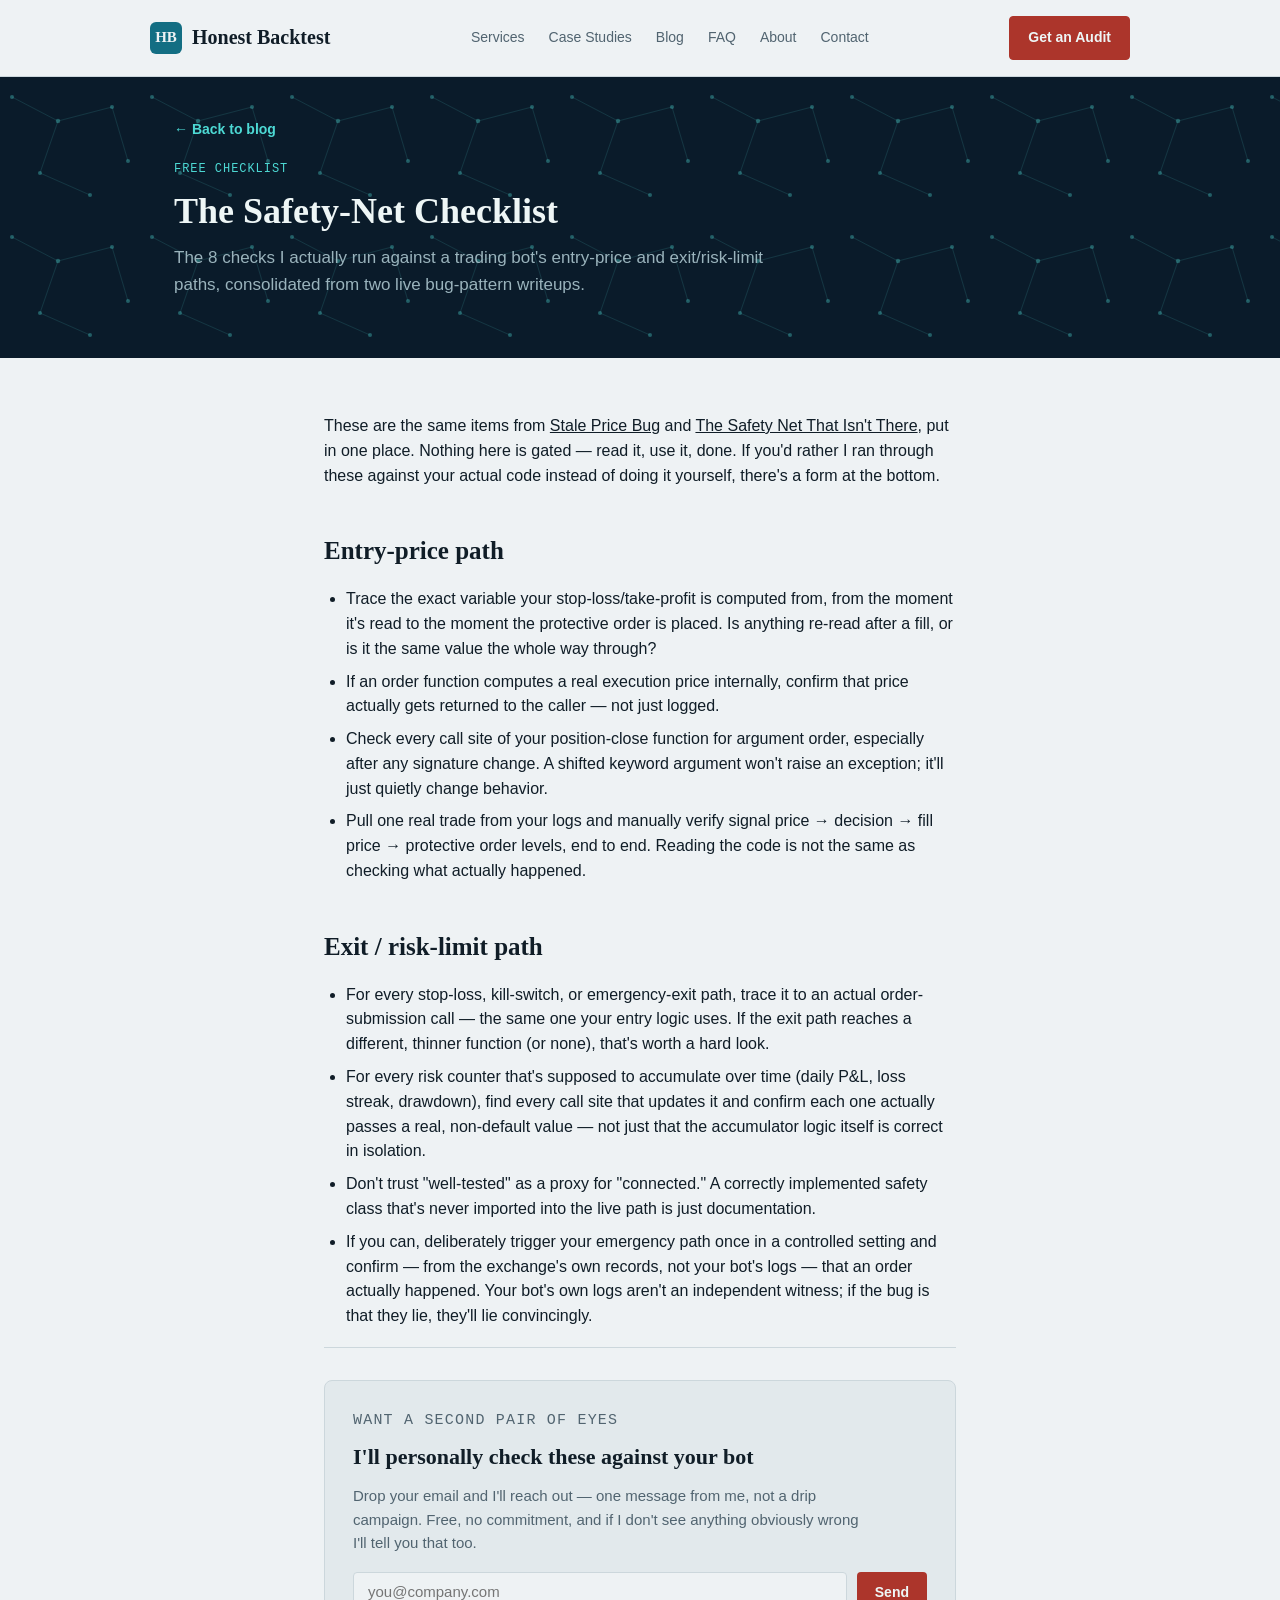
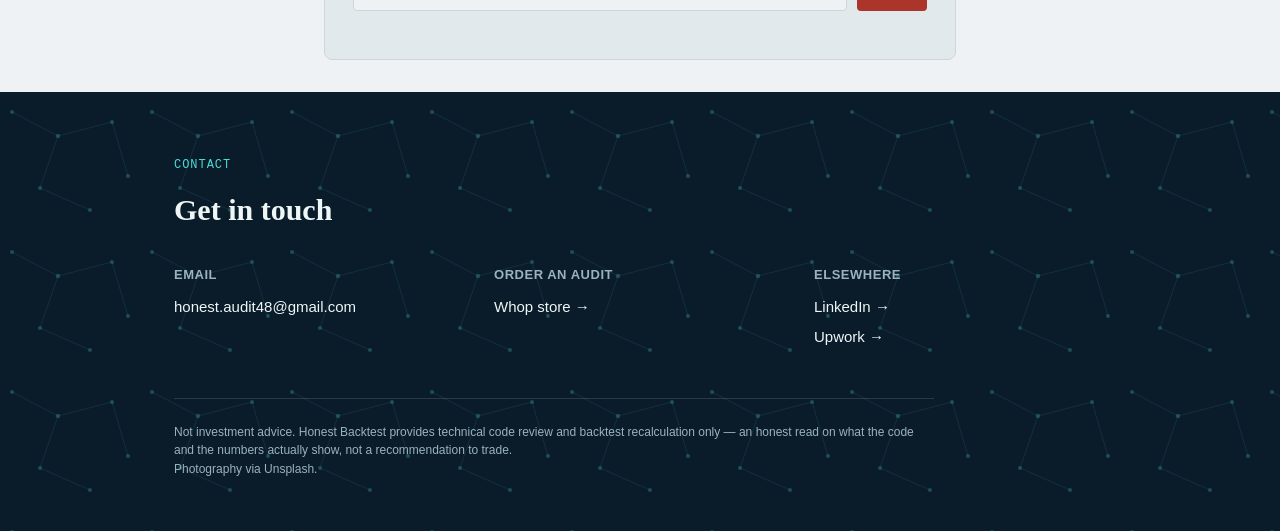
<file: checklist.html>
<!DOCTYPE html>
<html lang="en">
<head>
<!-- Google tag (gtag.js) -->
<script async src="https://www.googletagmanager.com/gtag/js?id=G-0332EXMNZG"></script>
<script>
  window.dataLayer = window.dataLayer || [];
  function gtag(){dataLayer.push(arguments);}
  gtag('js', new Date());
  gtag('config', 'G-0332EXMNZG');
</script>
<!-- Whop pixel -->
<script>!function(w,d,s,u,n,a,b){if(w[n])return;a=w[n]={q:[],t:+new Date,s:[],o:u,track:function(){a.q.push([+new Date].concat([].slice.call(arguments)))},setScope:function(){a.s=[].slice.call(arguments).filter(function(x){return typeof x==="string"});a.q.push([+new Date,"setScope"].concat(a.s))},scope:function(){var c=[].slice.call(arguments);return{track:function(){a.q.push([+new Date].concat([].slice.call(arguments)).concat([{__scope:c}]))}}}};b=d.createElement(s);b.async=1;b.src=u+"/s.js";d.getElementsByTagName(s)[0].parentNode.insertBefore(b,d.getElementsByTagName(s)[0])}(window,document,"script","https://t.whop.tw","whop");whop.setScope("biz_3nliSOcGgTLOOI");whop.track("page");</script>
<meta charset="UTF-8">
<meta name="viewport" content="width=device-width, initial-scale=1.0">
<title>The Safety-Net Checklist — Honest Backtest</title>
<meta name="description" content="The 8 checks I run against every trading bot I audit, covering both the entry-price path and the exit/risk-limit path. Free, consolidated from two live bug-pattern writeups.">
<link rel="canonical" href="https://honest-backtest.com/checklist.html">
<meta property="og:site_name" content="Honest Backtest">
<meta property="og:type" content="website">
<meta property="og:title" content="The Safety-Net Checklist — Honest Backtest">
<meta property="og:description" content="The 8 checks I run against every trading bot I audit, covering both the entry-price path and the exit/risk-limit path. Free, consolidated from two live bug-pattern writeups.">
<meta property="og:url" content="https://honest-backtest.com/checklist.html">
<meta name="twitter:card" content="summary">
<link rel="icon" href="data:image/svg+xml,%3Csvg xmlns='http://www.w3.org/2000/svg' viewBox='0 0 64 64'%3E%3Crect width='64' height='64' rx='10' fill='%230a1c2b'/%3E%3Ctext x='32' y='42' font-family='Georgia,serif' font-size='28' font-weight='bold' fill='%234dd9d4' text-anchor='middle'%3EHB%3C/text%3E%3C/svg%3E">
<link rel="stylesheet" href="assets/site.css">
</head>
<body>

<header class="site">
  <div class="wrap nav">
    <a class="brand" href="index.html">
      <span class="mark">HB</span>
      Honest Backtest
    </a>
    <nav class="links">
      <a href="index.html#services">Services</a>
      <a href="index.html#cases">Case Studies</a>
      <a href="blog/">Blog</a>
      <a href="index.html#faq">FAQ</a>
      <a href="index.html#about">About</a>
      <a href="index.html#contact">Contact</a>
    </nav>
    <a class="btn btn-primary" href="https://whop.com/honest-backtest/full-bot-audit/" target="_blank" rel="noopener">Get an Audit</a>
  </div>
</header>

<div class="article-header">
  <div class="wrap">
    <a class="back-link" href="blog/">← Back to blog</a>
    <p class="kicker">Free Checklist</p>
    <h1>The Safety-Net Checklist</h1>
    <p class="dek">The 8 checks I actually run against a trading bot's entry-price and exit/risk-limit
    paths, consolidated from two live bug-pattern writeups.</p>
  </div>
</div>

<article class="article">
  <p>These are the same items from
  <a href="blog/stale-price-bug.html">Stale Price Bug</a> and
  <a href="blog/safety-net-that-isnt-there.html">The Safety Net That Isn't There</a>, put in one
  place. Nothing here is gated — read it, use it, done. If you'd rather I ran through these
  against your actual code instead of doing it yourself, there's a form at the bottom.</p>

  <h2>Entry-price path</h2>
  <ul>
    <li>Trace the exact variable your stop-loss/take-profit is computed from, from the moment
    it's read to the moment the protective order is placed. Is anything re-read after a fill, or
    is it the same value the whole way through?</li>
    <li>If an order function computes a real execution price internally, confirm that price
    actually gets returned to the caller — not just logged.</li>
    <li>Check every call site of your position-close function for argument order, especially
    after any signature change. A shifted keyword argument won't raise an exception; it'll just
    quietly change behavior.</li>
    <li>Pull one real trade from your logs and manually verify signal price → decision → fill
    price → protective order levels, end to end. Reading the code is not the same as checking
    what actually happened.</li>
  </ul>

  <h2>Exit / risk-limit path</h2>
  <ul>
    <li>For every stop-loss, kill-switch, or emergency-exit path, trace it to an actual
    order-submission call — the same one your entry logic uses. If the exit path reaches a
    different, thinner function (or none), that's worth a hard look.</li>
    <li>For every risk counter that's supposed to accumulate over time (daily P&amp;L, loss
    streak, drawdown), find every call site that updates it and confirm each one actually passes
    a real, non-default value — not just that the accumulator logic itself is correct in
    isolation.</li>
    <li>Don't trust "well-tested" as a proxy for "connected." A correctly implemented safety
    class that's never imported into the live path is just documentation.</li>
    <li>If you can, deliberately trigger your emergency path once in a controlled setting and
    confirm — from the exchange's own records, not your bot's logs — that an order actually
    happened. Your bot's own logs aren't an independent witness; if the bug is that they lie,
    they'll lie convincingly.</li>
  </ul>

  <hr>

  <div class="lead-box" id="get-checklist">
    <p class="kicker">Want a second pair of eyes</p>
    <h2>I'll personally check these against your bot</h2>
    <p>Drop your email and I'll reach out — one message from me, not a drip campaign. Free, no
    commitment, and if I don't see anything obviously wrong I'll tell you that too.</p>
    <form id="checklist-form" action="https://formspree.io/f/xzepaeve" method="POST">
      <div class="lead-form-row">
        <label for="lead-email" class="sr-only">Email</label>
        <input id="lead-email" type="email" name="email" placeholder="you@company.com" required>
        <button type="submit" class="btn btn-primary">Send</button>
      </div>
      <input type="hidden" name="_subject" value="Checklist walkthrough request — Honest Backtest">
    </form>
    <p id="lead-form-status" class="lead-form-status" role="status"></p>
  </div>
</article>

<div class="contact-band" id="contact">
  <div class="wrap">
    <p class="kicker">Contact</p>
    <h2>Get in touch</h2>
    <div class="contact-grid">
      <div class="contact-col">
        <strong>Email</strong>
        <a href="mailto:honest.audit48@gmail.com">honest.audit48@gmail.com</a>
      </div>
      <div class="contact-col">
        <strong>Order an audit</strong>
        <a href="https://whop.com/honest-backtest/" target="_blank" rel="noopener">Whop store →</a>
      </div>
      <div class="contact-col">
        <strong>Elsewhere</strong>
        <a href="https://www.linkedin.com/in/valerii-sakara-b7b53826a" target="_blank" rel="noopener">LinkedIn →</a>
        <a href="https://www.upwork.com/freelancers/~0172b73e1bdd2510b4" target="_blank" rel="noopener">Upwork →</a>
      </div>
    </div>
    <p class="disclaimer">Not investment advice. Honest Backtest provides technical code review and
    backtest recalculation only — an honest read on what the code and the numbers actually show,
    not a recommendation to trade.<br>Photography via Unsplash.</p>
  </div>
</div>

<script src="assets/analytics-events.js"></script>
<script>
  (function () {
    var form = document.getElementById('checklist-form');
    var status = document.getElementById('lead-form-status');
    form.addEventListener('submit', function (e) {
      e.preventDefault();
      var data = new FormData(form);
      status.textContent = 'Sending…';
      fetch(form.action, {
        method: 'POST',
        body: data,
        headers: { 'Accept': 'application/json' }
      }).then(function (res) {
        if (res.ok) {
          status.textContent = "Got it — I'll reach out personally soon.";
          form.reset();
          if (typeof gtag === 'function') gtag('event', 'generate_lead', { form: 'checklist' });
        } else {
          status.textContent = "Something went wrong — email me directly instead: honest.audit48@gmail.com";
        }
      }).catch(function () {
        status.textContent = "Something went wrong — email me directly instead: honest.audit48@gmail.com";
      });
    });
  })();
</script>

</body>
</html>
</file>
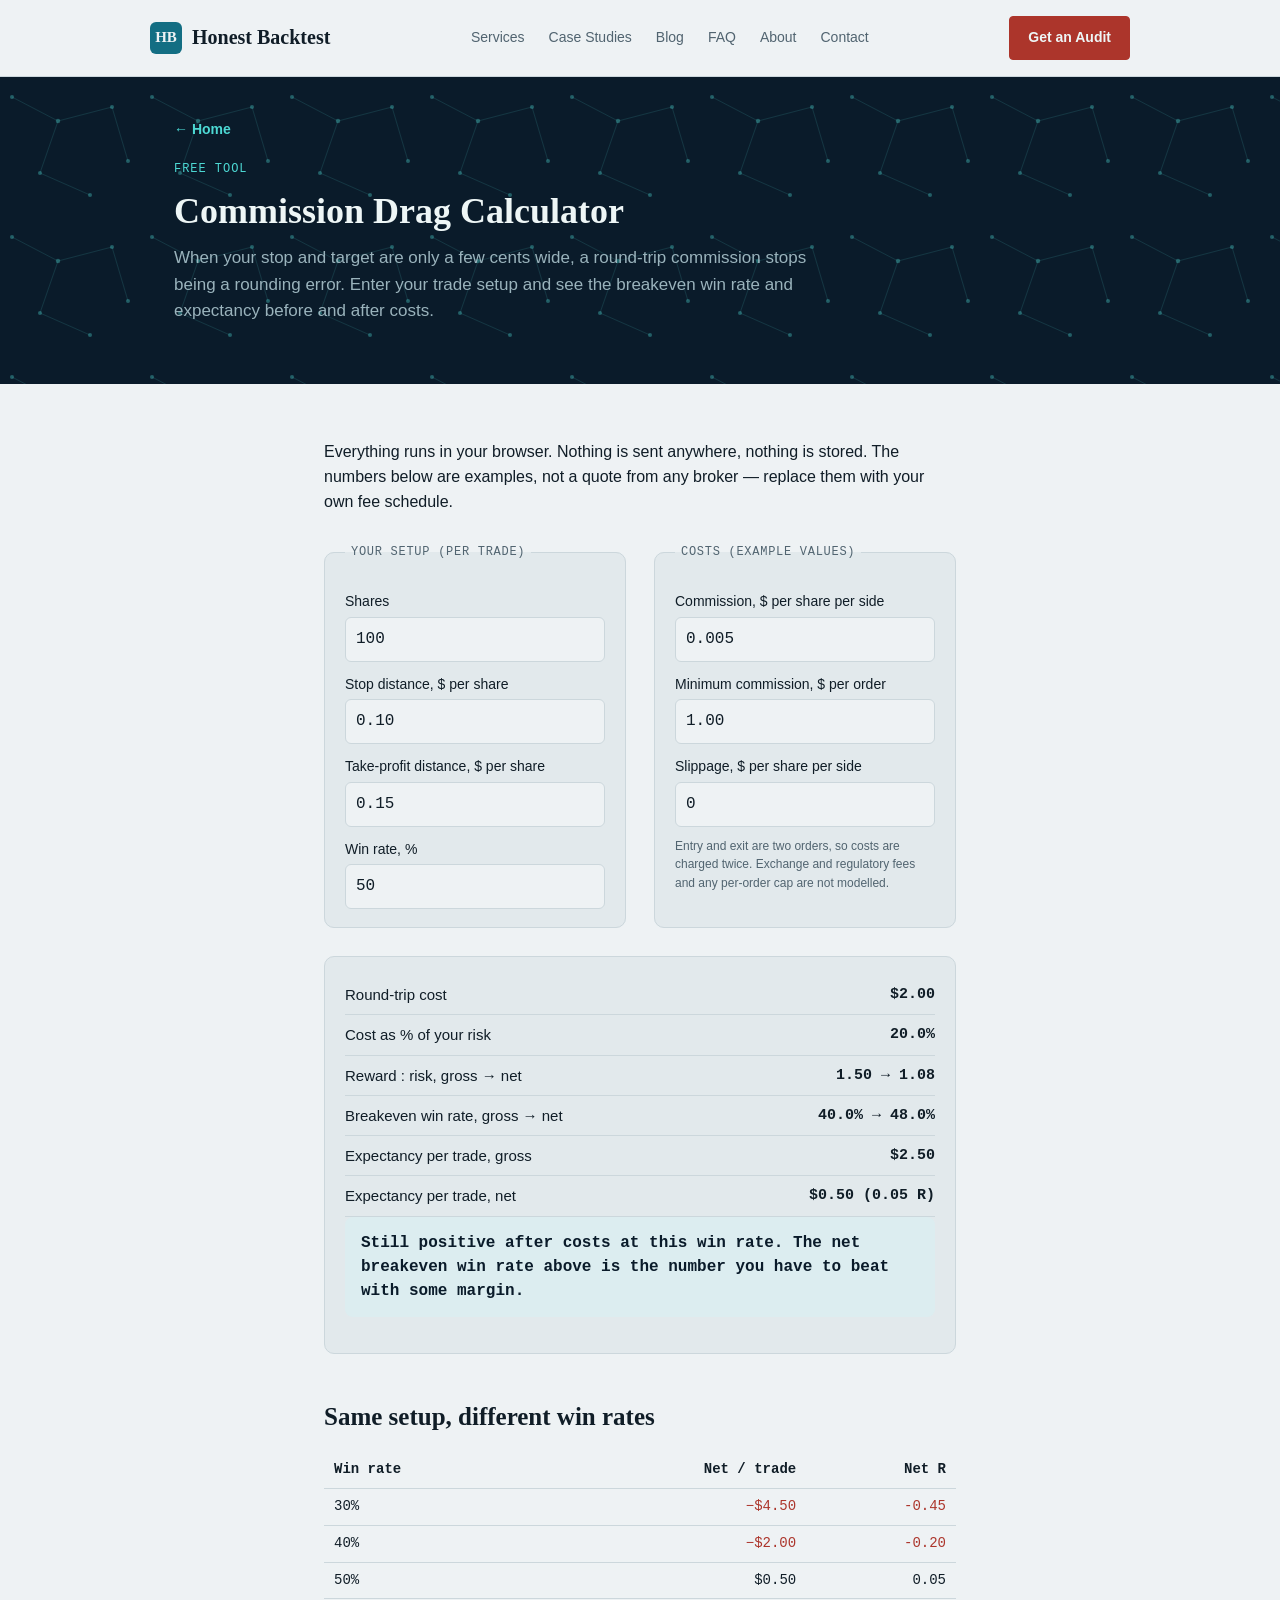
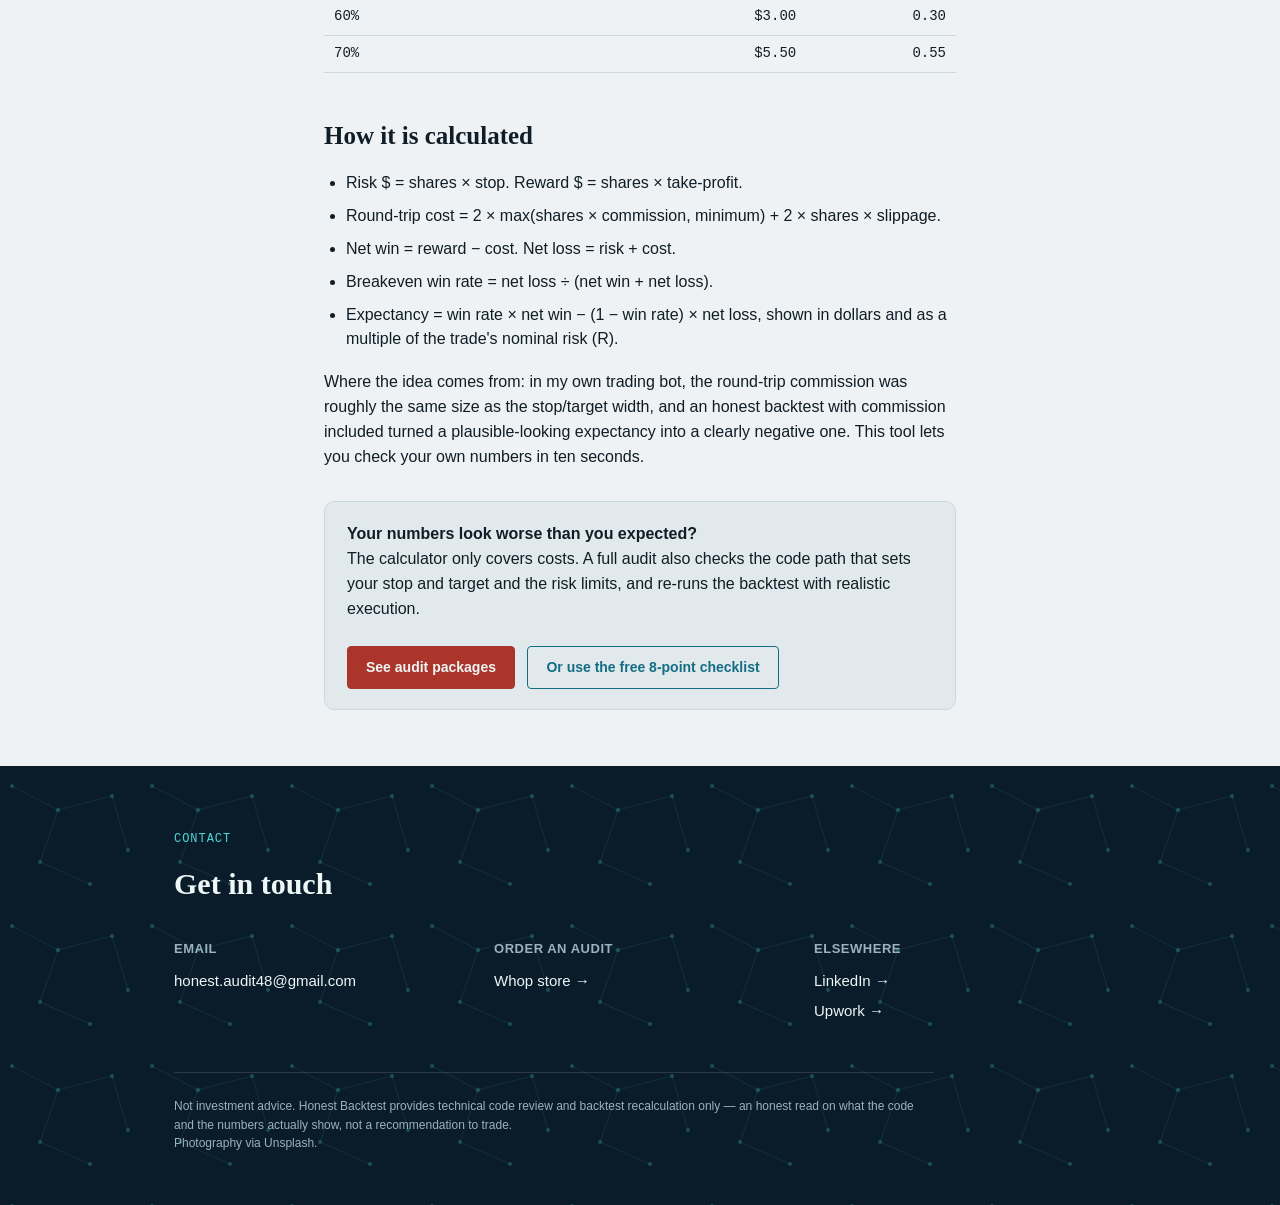
<file: commission-drag.html>
<!DOCTYPE html>
<html lang="en">
<head>
<!-- Google tag (gtag.js) -->
<script async src="https://www.googletagmanager.com/gtag/js?id=G-0332EXMNZG"></script>
<script>
  window.dataLayer = window.dataLayer || [];
  function gtag(){dataLayer.push(arguments);}
  gtag('js', new Date());
  gtag('config', 'G-0332EXMNZG');
</script>
<!-- Whop pixel -->
<script>!function(w,d,s,u,n,a,b){if(w[n])return;a=w[n]={q:[],t:+new Date,s:[],o:u,track:function(){a.q.push([+new Date].concat([].slice.call(arguments)))},setScope:function(){a.s=[].slice.call(arguments).filter(function(x){return typeof x==="string"});a.q.push([+new Date,"setScope"].concat(a.s))},scope:function(){var c=[].slice.call(arguments);return{track:function(){a.q.push([+new Date].concat([].slice.call(arguments)).concat([{__scope:c}]))}}}};b=d.createElement(s);b.async=1;b.src=u+"/s.js";d.getElementsByTagName(s)[0].parentNode.insertBefore(b,d.getElementsByTagName(s)[0])}(window,document,"script","https://t.whop.tw","whop");whop.setScope("biz_3nliSOcGgTLOOI");whop.track("page");</script>
<meta charset="UTF-8">
<meta name="viewport" content="width=device-width, initial-scale=1.0">
<title>Commission Drag Calculator — Honest Backtest</title>
<meta name="description" content="Free calculator: how much of your trading edge do commissions and slippage eat? Breakeven win rate and net expectancy per trade, before and after costs.">
<link rel="canonical" href="https://honest-backtest.com/commission-drag.html">
<meta property="og:site_name" content="Honest Backtest">
<meta property="og:type" content="website">
<meta property="og:title" content="Commission Drag Calculator — Honest Backtest">
<meta property="og:description" content="Free calculator: how much of your trading edge do commissions and slippage eat? Breakeven win rate and net expectancy per trade, before and after costs.">
<meta property="og:url" content="https://honest-backtest.com/commission-drag.html">
<meta name="twitter:card" content="summary">
<link rel="icon" href="data:image/svg+xml,%3Csvg xmlns='http://www.w3.org/2000/svg' viewBox='0 0 64 64'%3E%3Crect width='64' height='64' rx='10' fill='%230a1c2b'/%3E%3Ctext x='32' y='42' font-family='Georgia,serif' font-size='28' font-weight='bold' fill='%234dd9d4' text-anchor='middle'%3EHB%3C/text%3E%3C/svg%3E">
<link rel="stylesheet" href="assets/site.css">
<style>
.calc{display:grid;grid-template-columns:1fr 1fr;gap:28px;margin:28px 0;}
@media(max-width:760px){.calc{grid-template-columns:1fr;}}
.calc fieldset{border:1px solid var(--line);border-radius:10px;padding:18px 20px;margin:0;background:var(--paper-alt);}
.calc legend{font-family:var(--mono);font-size:12px;letter-spacing:.06em;text-transform:uppercase;color:var(--ink-soft);padding:0 6px;}
.calc label{display:block;font-size:14px;margin:12px 0 4px;color:var(--ink);}
.calc input{width:100%;box-sizing:border-box;padding:9px 10px;font:inherit;font-family:var(--mono);color:var(--ink);background:var(--paper);border:1px solid var(--line);border-radius:6px;}
.calc input:focus{outline:2px solid var(--ledger);outline-offset:1px;}
.calc .hint{font-size:12px;color:var(--ink-soft);margin:10px 0 0;}
.out{border:1px solid var(--line);border-radius:10px;padding:18px 20px;background:var(--paper-alt);}
.out .row{display:flex;justify-content:space-between;gap:12px;padding:8px 0;border-bottom:1px solid var(--line);font-size:15px;}
.out .row b{font-family:var(--mono);font-weight:700;white-space:nowrap;}
.verdict{margin:16px 0 0;padding:14px 16px;border-radius:8px;font-size:15px;line-height:1.5;}
.verdict.good{background:var(--ledger-soft);color:var(--ledger-deep);}
.verdict.bad{background:var(--stamp-soft);color:var(--stamp);}
.verdict.warn{background:var(--paper);border:1px solid var(--line);}
.neg{color:var(--stamp);}
table.sens{width:100%;border-collapse:collapse;font-family:var(--mono);font-size:14px;margin:8px 0 24px;}
table.sens th,table.sens td{padding:7px 10px;text-align:right;border-bottom:1px solid var(--line);}
table.sens th:first-child,table.sens td:first-child{text-align:left;}
.cta-box{border:1px solid var(--line);border-radius:10px;padding:20px 22px;margin:32px 0;background:var(--paper-alt);}
.cta-box .btn{margin:6px 8px 0 0;}
</style>

</head>
<body>

<header class="site">
  <div class="wrap nav">
    <a class="brand" href="index.html">
      <span class="mark">HB</span>
      Honest Backtest
    </a>
    <nav class="links">
      <a href="index.html#services">Services</a>
      <a href="index.html#cases">Case Studies</a>
      <a href="blog/">Blog</a>
      <a href="index.html#faq">FAQ</a>
      <a href="index.html#about">About</a>
      <a href="index.html#contact">Contact</a>
    </nav>
    <a class="btn btn-primary" href="https://whop.com/honest-backtest/full-bot-audit/" target="_blank" rel="noopener">Get an Audit</a>
  </div>
</header>

<div class="article-header">
  <div class="wrap">
    <a class="back-link" href="index.html">← Home</a>
    <p class="kicker">Free Tool</p>
    <h1>Commission Drag Calculator</h1>
    <p class="dek">When your stop and target are only a few cents wide, a round-trip commission
    stops being a rounding error. Enter your trade setup and see the breakeven win rate and
    expectancy before and after costs.</p>
  </div>
</div>

<article class="article">
  <p>Everything runs in your browser. Nothing is sent anywhere, nothing is stored. The numbers
  below are examples, not a quote from any broker — replace them with your own fee schedule.</p>

  <div class="calc">
    <fieldset>
      <legend>Your setup (per trade)</legend>
      <label for="shares">Shares</label>
      <input id="shares" type="number" inputmode="decimal" min="1" step="1" value="100">
      <label for="stop">Stop distance, $ per share</label>
      <input id="stop" type="number" inputmode="decimal" min="0" step="0.01" value="0.10">
      <label for="tp">Take-profit distance, $ per share</label>
      <input id="tp" type="number" inputmode="decimal" min="0" step="0.01" value="0.15">
      <label for="wr">Win rate, %</label>
      <input id="wr" type="number" inputmode="decimal" min="0" max="100" step="1" value="50">
    </fieldset>
    <fieldset>
      <legend>Costs (example values)</legend>
      <label for="cps">Commission, $ per share per side</label>
      <input id="cps" type="number" inputmode="decimal" min="0" step="0.0005" value="0.005">
      <label for="cmin">Minimum commission, $ per order</label>
      <input id="cmin" type="number" inputmode="decimal" min="0" step="0.05" value="1.00">
      <label for="slip">Slippage, $ per share per side</label>
      <input id="slip" type="number" inputmode="decimal" min="0" step="0.005" value="0">
      <p class="hint">Entry and exit are two orders, so costs are charged twice. Exchange and
      regulatory fees and any per-order cap are not modelled.</p>
    </fieldset>
  </div>

  <div class="out" id="out" aria-live="polite"></div>

  <h2>Same setup, different win rates</h2>
  <table class="sens" id="sens"></table>

  <h2>How it is calculated</h2>
  <ul>
    <li>Risk $ = shares × stop. Reward $ = shares × take-profit.</li>
    <li>Round-trip cost = 2 × max(shares × commission, minimum) + 2 × shares × slippage.</li>
    <li>Net win = reward − cost. Net loss = risk + cost.</li>
    <li>Breakeven win rate = net loss ÷ (net win + net loss).</li>
    <li>Expectancy = win rate × net win − (1 − win rate) × net loss, shown in dollars and as a
    multiple of the trade's nominal risk (R).</li>
  </ul>
  <p>Where the idea comes from: in my own trading bot, the round-trip commission
  was roughly the same size as the stop/target width, and an honest backtest with commission
  included turned a plausible-looking expectancy into a clearly negative one. This tool lets you
  check your own numbers in ten seconds.</p>

  <div class="cta-box">
    <strong>Your numbers look worse than you expected?</strong>
    <p>The calculator only covers costs. A full audit also checks the code path that sets your
    stop and target and the risk limits, and re-runs the backtest with realistic execution.</p>
    <a class="btn btn-primary" href="https://whop.com/honest-backtest/full-bot-audit/" target="_blank" rel="noopener">See audit packages</a>
    <a class="btn btn-ghost" href="checklist.html">Or use the free 8-point checklist</a>
  </div>
</article>

<div class="contact-band" id="contact">
  <div class="wrap">
    <p class="kicker">Contact</p>
    <h2>Get in touch</h2>
    <div class="contact-grid">
      <div class="contact-col">
        <strong>Email</strong>
        <a href="mailto:honest.audit48@gmail.com">honest.audit48@gmail.com</a>
      </div>
      <div class="contact-col">
        <strong>Order an audit</strong>
        <a href="https://whop.com/honest-backtest/" target="_blank" rel="noopener">Whop store →</a>
      </div>
      <div class="contact-col">
        <strong>Elsewhere</strong>
        <a href="https://www.linkedin.com/in/valerii-sakara-b7b53826a" target="_blank" rel="noopener">LinkedIn →</a>
        <a href="https://www.upwork.com/freelancers/~0172b73e1bdd2510b4" target="_blank" rel="noopener">Upwork →</a>
      </div>
    </div>
    <p class="disclaimer">Not investment advice. Honest Backtest provides technical code review and
    backtest recalculation only — an honest read on what the code and the numbers actually show,
    not a recommendation to trade.<br>Photography via Unsplash.</p>
  </div>
</div>

<script src="assets/analytics-events.js"></script>

<script>
function computeDrag(i){
  var shares=i.shares, stop=i.stop, tp=i.tp, p=i.wr/100;
  var side=Math.max(shares*i.cps, shares>0?i.cmin:0);
  var cost=2*side+2*shares*i.slip;
  var risk=shares*stop, reward=shares*tp;
  var netWin=reward-cost, netLoss=risk+cost;
  var expectancy=function(pp){return pp*netWin-(1-pp)*netLoss;};
  return {
    cost:cost, risk:risk, reward:reward, netWin:netWin, netLoss:netLoss,
    costPctOfRisk:risk>0?cost/risk*100:NaN,
    grossRR:stop>0?tp/stop:NaN,
    netRR:netLoss>0?netWin/netLoss:NaN,
    beGross:risk/(reward+risk),
    beNet:(netWin+netLoss)>0?netLoss/(netWin+netLoss):NaN,
    grossExp:p*reward-(1-p)*risk,
    netExp:expectancy(p),
    netExpR:risk>0?expectancy(p)/risk:NaN,
    expectancy:expectancy
  };
}
(function(){
  if(typeof document==='undefined')return;
  var ids=['shares','stop','tp','wr','cps','cmin','slip'];
  function val(id){return parseFloat(document.getElementById(id).value);}
  function usd(x){return (x<0?'\u2212$':'$')+Math.abs(x).toFixed(2);}
  function pct(x){return x.toFixed(1)+'%';}
  function render(){
    var i={}, k;
    for(k=0;k<ids.length;k++){i[ids[k]]=val(ids[k]);}
    var out=document.getElementById('out'), sens=document.getElementById('sens');
    var bad=ids.some(function(id){return !isFinite(i[id])||i[id]<0;})||i.shares<1||i.stop<=0||i.tp<=0||i.wr>100;
    if(bad){out.innerHTML='<p>Enter positive numbers for shares, stop and take-profit, and a win rate between 0 and 100.</p>';sens.innerHTML='';return;}
    var r=computeDrag(i), verdict, cls;
    if(r.netWin<=0){cls='bad';verdict='Your take-profit does not even cover the round-trip cost: every winning trade loses money.';}
    else if(r.grossExp>0&&r.netExp<=0){cls='bad';verdict='Positive edge before costs, negative after. Commissions and slippage take the entire edge.';}
    else if(r.grossExp<=0){cls='warn';verdict='Negative expectancy even before costs. The setup itself needs work, not the fee schedule.';}
    else{cls='good';verdict='Still positive after costs at this win rate. The net breakeven win rate above is the number you have to beat with some margin.';}
    out.innerHTML=
      '<div class="row"><span>Round-trip cost</span><b>'+usd(r.cost)+'</b></div>'+
      '<div class="row"><span>Cost as % of your risk</span><b>'+pct(r.costPctOfRisk)+'</b></div>'+
      '<div class="row"><span>Reward : risk, gross \u2192 net</span><b>'+r.grossRR.toFixed(2)+' \u2192 '+(r.netWin<=0?'no profit':r.netRR.toFixed(2))+'</b></div>'+
      '<div class="row"><span>Breakeven win rate, gross \u2192 net</span><b>'+pct(r.beGross*100)+' \u2192 '+(r.beNet>=1?'unreachable':pct(r.beNet*100))+'</b></div>'+
      '<div class="row"><span>Expectancy per trade, gross</span><b class="'+(r.grossExp<0?'neg':'')+'">'+usd(r.grossExp)+'</b></div>'+
      '<div class="row"><span>Expectancy per trade, net</span><b class="'+(r.netExp<0?'neg':'')+'">'+usd(r.netExp)+' ('+r.netExpR.toFixed(2)+' R)</b></div>'+
      '<p class="verdict '+cls+'">'+verdict+'</p>';
    var h='<tr><th>Win rate</th><th>Net / trade</th><th>Net R</th></tr>';
    [30,40,50,60,70].forEach(function(w){
      var e=r.expectancy(w/100), c=e<0?'neg':'';
      h+='<tr><td>'+w+'%</td><td class="'+c+'">'+usd(e)+'</td><td class="'+c+'">'+(e/r.risk).toFixed(2)+'</td></tr>';
    });
    sens.innerHTML=h;
  }
  var first=true;
  ids.forEach(function(id){document.getElementById(id).addEventListener('input',function(){
    render();
    if(first&&typeof gtag==='function'){first=false;gtag('event','calculator_use',{tool:'commission_drag'});}
  });});
  render();
})();
</script>

</body>
</html>
</file>
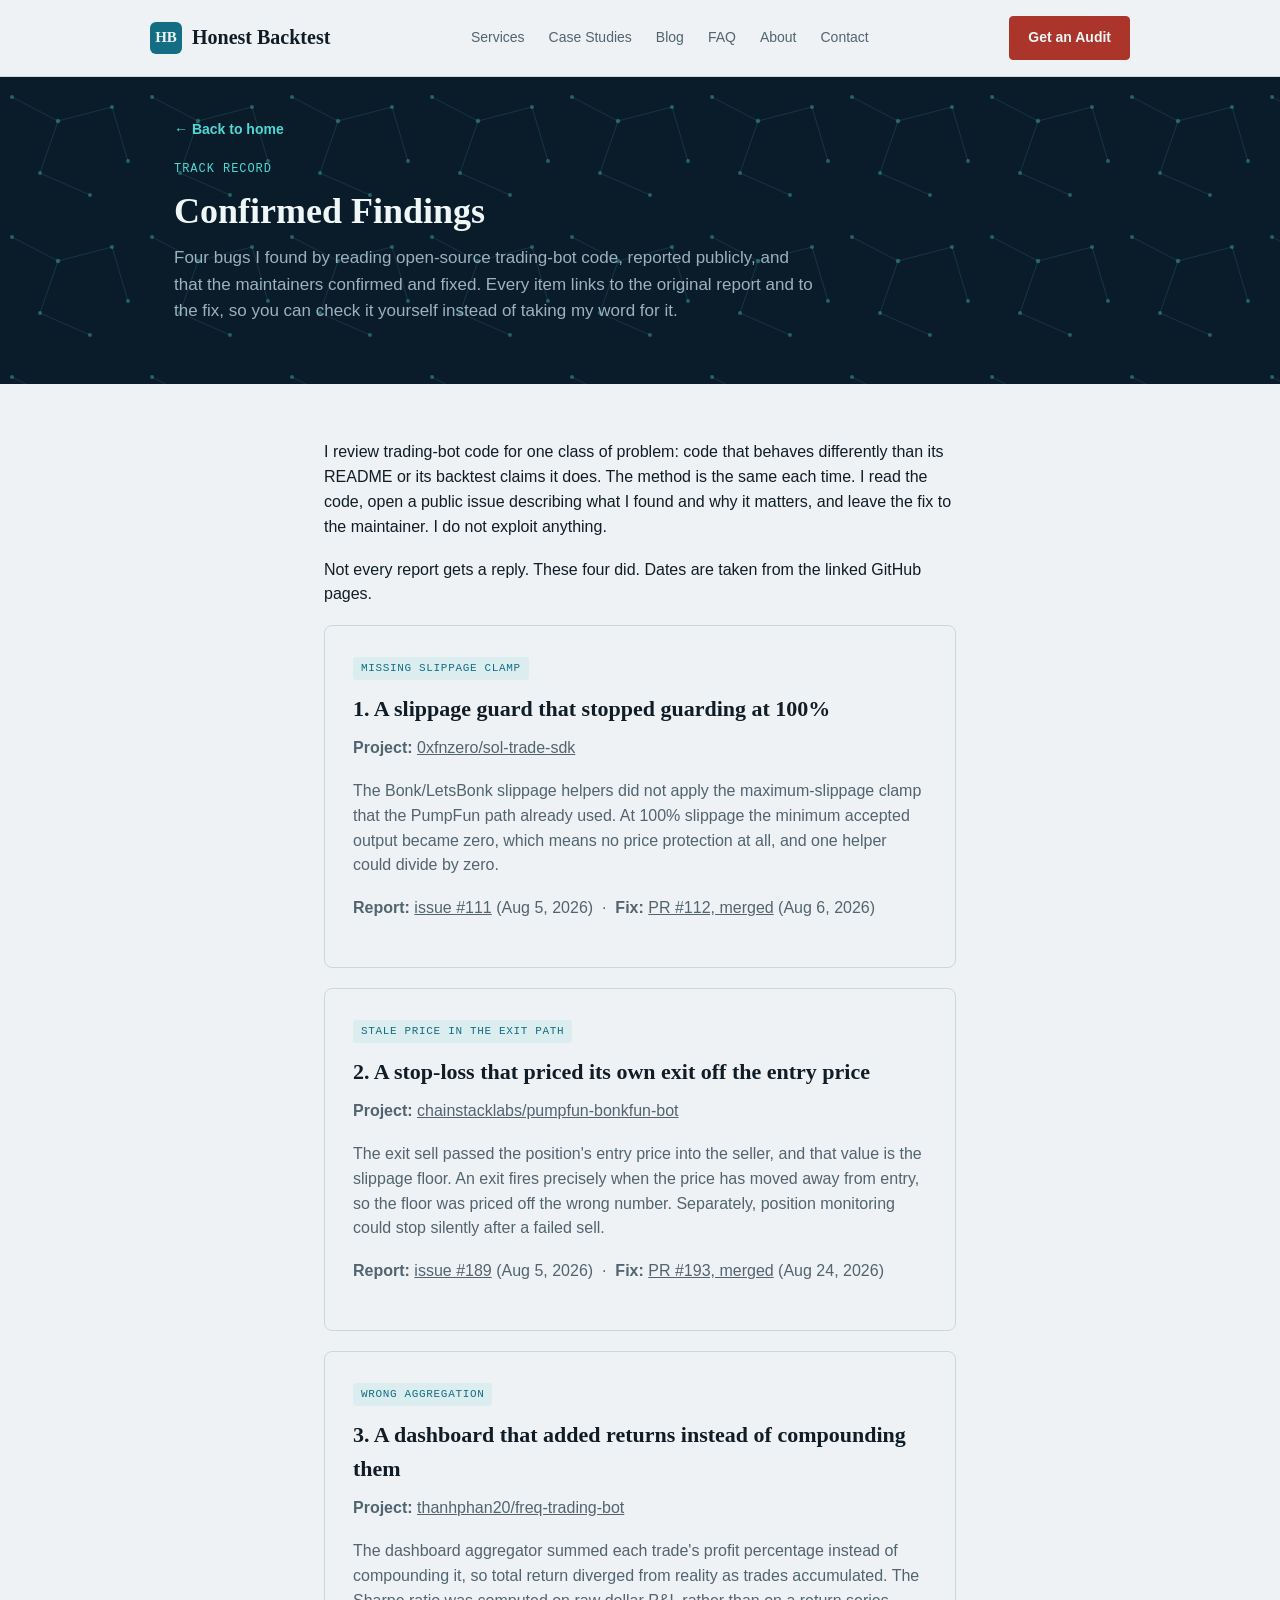
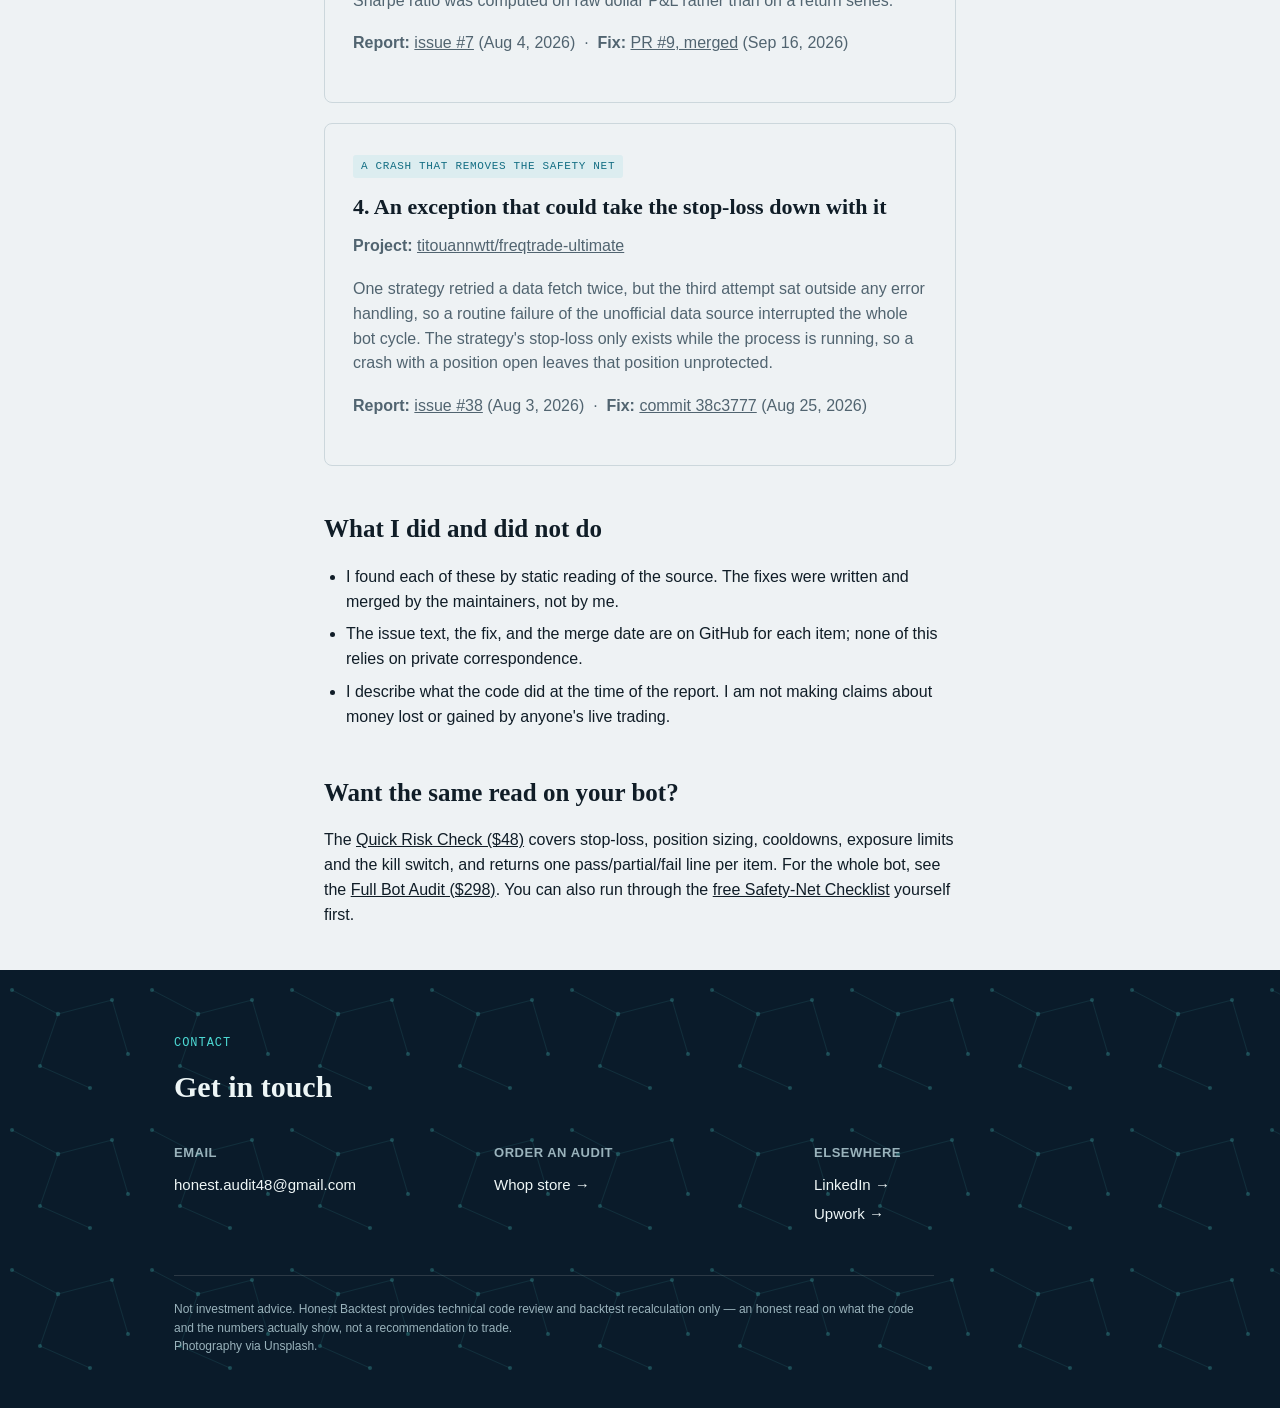
<file: confirmed-findings.html>
<!DOCTYPE html>
<html lang="en">
<head>
<!-- Google tag (gtag.js) -->
<script async src="https://www.googletagmanager.com/gtag/js?id=G-0332EXMNZG"></script>
<script>
  window.dataLayer = window.dataLayer || [];
  function gtag(){dataLayer.push(arguments);}
  gtag('js', new Date());
  gtag('config', 'G-0332EXMNZG');
</script>
<!-- Whop pixel -->
<script>!function(w,d,s,u,n,a,b){if(w[n])return;a=w[n]={q:[],t:+new Date,s:[],o:u,track:function(){a.q.push([+new Date].concat([].slice.call(arguments)))},setScope:function(){a.s=[].slice.call(arguments).filter(function(x){return typeof x==="string"});a.q.push([+new Date,"setScope"].concat(a.s))},scope:function(){var c=[].slice.call(arguments);return{track:function(){a.q.push([+new Date].concat([].slice.call(arguments)).concat([{__scope:c}]))}}}};b=d.createElement(s);b.async=1;b.src=u+"/s.js";d.getElementsByTagName(s)[0].parentNode.insertBefore(b,d.getElementsByTagName(s)[0])}(window,document,"script","https://t.whop.tw","whop");whop.setScope("biz_3nliSOcGgTLOOI");whop.track("page");</script>
<meta charset="UTF-8">
<meta name="viewport" content="width=device-width, initial-scale=1.0">
<title>Confirmed Findings — Honest Backtest</title>
<meta name="description" content="Four bugs I reported in open-source trading bots that the maintainers confirmed and fixed. Each links to the issue and the fix.">
<link rel="canonical" href="https://honest-backtest.com/confirmed-findings.html">
<meta property="og:site_name" content="Honest Backtest">
<meta property="og:type" content="article">
<meta property="og:title" content="Confirmed Findings — Honest Backtest">
<meta property="og:description" content="Four bugs I reported in open-source trading bots that the maintainers confirmed and fixed. Each links to the issue and the fix.">
<meta property="og:url" content="https://honest-backtest.com/confirmed-findings.html">
<meta name="twitter:card" content="summary">
<link rel="icon" href="data:image/svg+xml,%3Csvg xmlns='http://www.w3.org/2000/svg' viewBox='0 0 64 64'%3E%3Crect width='64' height='64' rx='10' fill='%230a1c2b'/%3E%3Ctext x='32' y='42' font-family='Georgia,serif' font-size='28' font-weight='bold' fill='%234dd9d4' text-anchor='middle'%3EHB%3C/text%3E%3C/svg%3E">
<link rel="stylesheet" href="assets/site.css">
</head>
<body>

<header class="site">
  <div class="wrap nav">
    <a class="brand" href="index.html">
      <span class="mark">HB</span>
      Honest Backtest
    </a>
    <nav class="links">
      <a href="index.html#services">Services</a>
      <a href="index.html#cases">Case Studies</a>
      <a href="blog/">Blog</a>
      <a href="index.html#faq">FAQ</a>
      <a href="index.html#about">About</a>
      <a href="index.html#contact">Contact</a>
    </nav>
    <a class="btn btn-primary" href="https://whop.com/honest-backtest/full-bot-audit/" target="_blank" rel="noopener">Get an Audit</a>
  </div>
</header>


<div class="article-header">
  <div class="wrap">
    <a class="back-link" href="index.html#about">← Back to home</a>
    <p class="kicker">Track record</p>
    <h1>Confirmed Findings</h1>
    <p class="dek">Four bugs I found by reading open-source trading-bot code, reported publicly, and
    that the maintainers confirmed and fixed. Every item links to the original report and to the fix,
    so you can check it yourself instead of taking my word for it.</p>
  </div>
</div>

<article class="article">
  <p>I review trading-bot code for one class of problem: code that behaves differently than its
  README or its backtest claims it does. The method is the same each time. I read the code, open a
  public issue describing what I found and why it matters, and leave the fix to the maintainer.
  I do not exploit anything.</p>
  <p>Not every report gets a reply. These four did. Dates are taken from the linked GitHub pages.</p>

  <section class="case">
    <p class="tag">Missing slippage clamp</p>
    <h3>1. A slippage guard that stopped guarding at 100%</h3>
    <p><strong>Project:</strong> <a href="https://github.com/0xfnzero/sol-trade-sdk" target="_blank" rel="noopener">0xfnzero/sol-trade-sdk</a></p>
    <p>The Bonk/LetsBonk slippage helpers did not apply the maximum-slippage clamp that the PumpFun path already used. At 100% slippage the minimum accepted output became zero, which means no price protection at all, and one helper could divide by zero.</p>
    <p class="links-line"><strong>Report:</strong> <a href="https://github.com/0xfnzero/sol-trade-sdk/issues/111" target="_blank" rel="noopener">issue #111</a> (Aug 5, 2026)
    &nbsp;·&nbsp; <strong>Fix:</strong> <a href="https://github.com/0xfnzero/sol-trade-sdk/pull/112" target="_blank" rel="noopener">PR #112, merged</a> (Aug 6, 2026)</p>
  </section>
  <section class="case">
    <p class="tag">Stale price in the exit path</p>
    <h3>2. A stop-loss that priced its own exit off the entry price</h3>
    <p><strong>Project:</strong> <a href="https://github.com/chainstacklabs/pumpfun-bonkfun-bot" target="_blank" rel="noopener">chainstacklabs/pumpfun-bonkfun-bot</a></p>
    <p>The exit sell passed the position's entry price into the seller, and that value is the slippage floor. An exit fires precisely when the price has moved away from entry, so the floor was priced off the wrong number. Separately, position monitoring could stop silently after a failed sell.</p>
    <p class="links-line"><strong>Report:</strong> <a href="https://github.com/chainstacklabs/pumpfun-bonkfun-bot/issues/189" target="_blank" rel="noopener">issue #189</a> (Aug 5, 2026)
    &nbsp;·&nbsp; <strong>Fix:</strong> <a href="https://github.com/chainstacklabs/pumpfun-bonkfun-bot/pull/193" target="_blank" rel="noopener">PR #193, merged</a> (Aug 24, 2026)</p>
  </section>
  <section class="case">
    <p class="tag">Wrong aggregation</p>
    <h3>3. A dashboard that added returns instead of compounding them</h3>
    <p><strong>Project:</strong> <a href="https://github.com/thanhphan20/freq-trading-bot" target="_blank" rel="noopener">thanhphan20/freq-trading-bot</a></p>
    <p>The dashboard aggregator summed each trade's profit percentage instead of compounding it, so total return diverged from reality as trades accumulated. The Sharpe ratio was computed on raw dollar P&amp;L rather than on a return series.</p>
    <p class="links-line"><strong>Report:</strong> <a href="https://github.com/thanhphan20/freq-trading-bot/issues/7" target="_blank" rel="noopener">issue #7</a> (Aug 4, 2026)
    &nbsp;·&nbsp; <strong>Fix:</strong> <a href="https://github.com/thanhphan20/freq-trading-bot/pull/9" target="_blank" rel="noopener">PR #9, merged</a> (Sep 16, 2026)</p>
  </section>
  <section class="case">
    <p class="tag">A crash that removes the safety net</p>
    <h3>4. An exception that could take the stop-loss down with it</h3>
    <p><strong>Project:</strong> <a href="https://github.com/titouannwtt/freqtrade-ultimate" target="_blank" rel="noopener">titouannwtt/freqtrade-ultimate</a></p>
    <p>One strategy retried a data fetch twice, but the third attempt sat outside any error handling, so a routine failure of the unofficial data source interrupted the whole bot cycle. The strategy's stop-loss only exists while the process is running, so a crash with a position open leaves that position unprotected.</p>
    <p class="links-line"><strong>Report:</strong> <a href="https://github.com/titouannwtt/freqtrade-ultimate/issues/38" target="_blank" rel="noopener">issue #38</a> (Aug 3, 2026)
    &nbsp;·&nbsp; <strong>Fix:</strong> <a href="https://github.com/titouannwtt/freqtrade-ultimate/commit/38c377763" target="_blank" rel="noopener">commit 38c3777</a> (Aug 25, 2026)</p>
  </section>

  <h2>What I did and did not do</h2>
  <ul>
    <li>I found each of these by static reading of the source. The fixes were written and merged by
    the maintainers, not by me.</li>
    <li>The issue text, the fix, and the merge date are on GitHub for each item; none of this relies on
    private correspondence.</li>
    <li>I describe what the code did at the time of the report. I am not making claims about money
    lost or gained by anyone's live trading.</li>
  </ul>

  <h2>Want the same read on your bot?</h2>
  <p>The <a href="https://whop.com/honest-backtest/quick-risk-check/" target="_blank" rel="noopener">Quick Risk Check ($48)</a>
  covers stop-loss, position sizing, cooldowns, exposure limits and the kill switch, and returns one pass/partial/fail line per item.
  For the whole bot, see the <a href="https://whop.com/honest-backtest/full-bot-audit/" target="_blank" rel="noopener">Full Bot Audit ($298)</a>.
  You can also run through the <a href="checklist.html">free Safety-Net Checklist</a> yourself first.</p>
</article>


<div class="contact-band" id="contact">
  <div class="wrap">
    <p class="kicker">Contact</p>
    <h2>Get in touch</h2>
    <div class="contact-grid">
      <div class="contact-col">
        <strong>Email</strong>
        <a href="mailto:honest.audit48@gmail.com">honest.audit48@gmail.com</a>
      </div>
      <div class="contact-col">
        <strong>Order an audit</strong>
        <a href="https://whop.com/honest-backtest/" target="_blank" rel="noopener">Whop store →</a>
      </div>
      <div class="contact-col">
        <strong>Elsewhere</strong>
        <a href="https://www.linkedin.com/in/valerii-sakara-b7b53826a" target="_blank" rel="noopener">LinkedIn →</a>
        <a href="https://www.upwork.com/freelancers/~0172b73e1bdd2510b4" target="_blank" rel="noopener">Upwork →</a>
      </div>
    </div>
    <p class="disclaimer">Not investment advice. Honest Backtest provides technical code review and
    backtest recalculation only — an honest read on what the code and the numbers actually show,
    not a recommendation to trade.<br>Photography via Unsplash.</p>
  </div>
</div>

<script src="assets/analytics-events.js"></script>
</body>
</html>
</file>
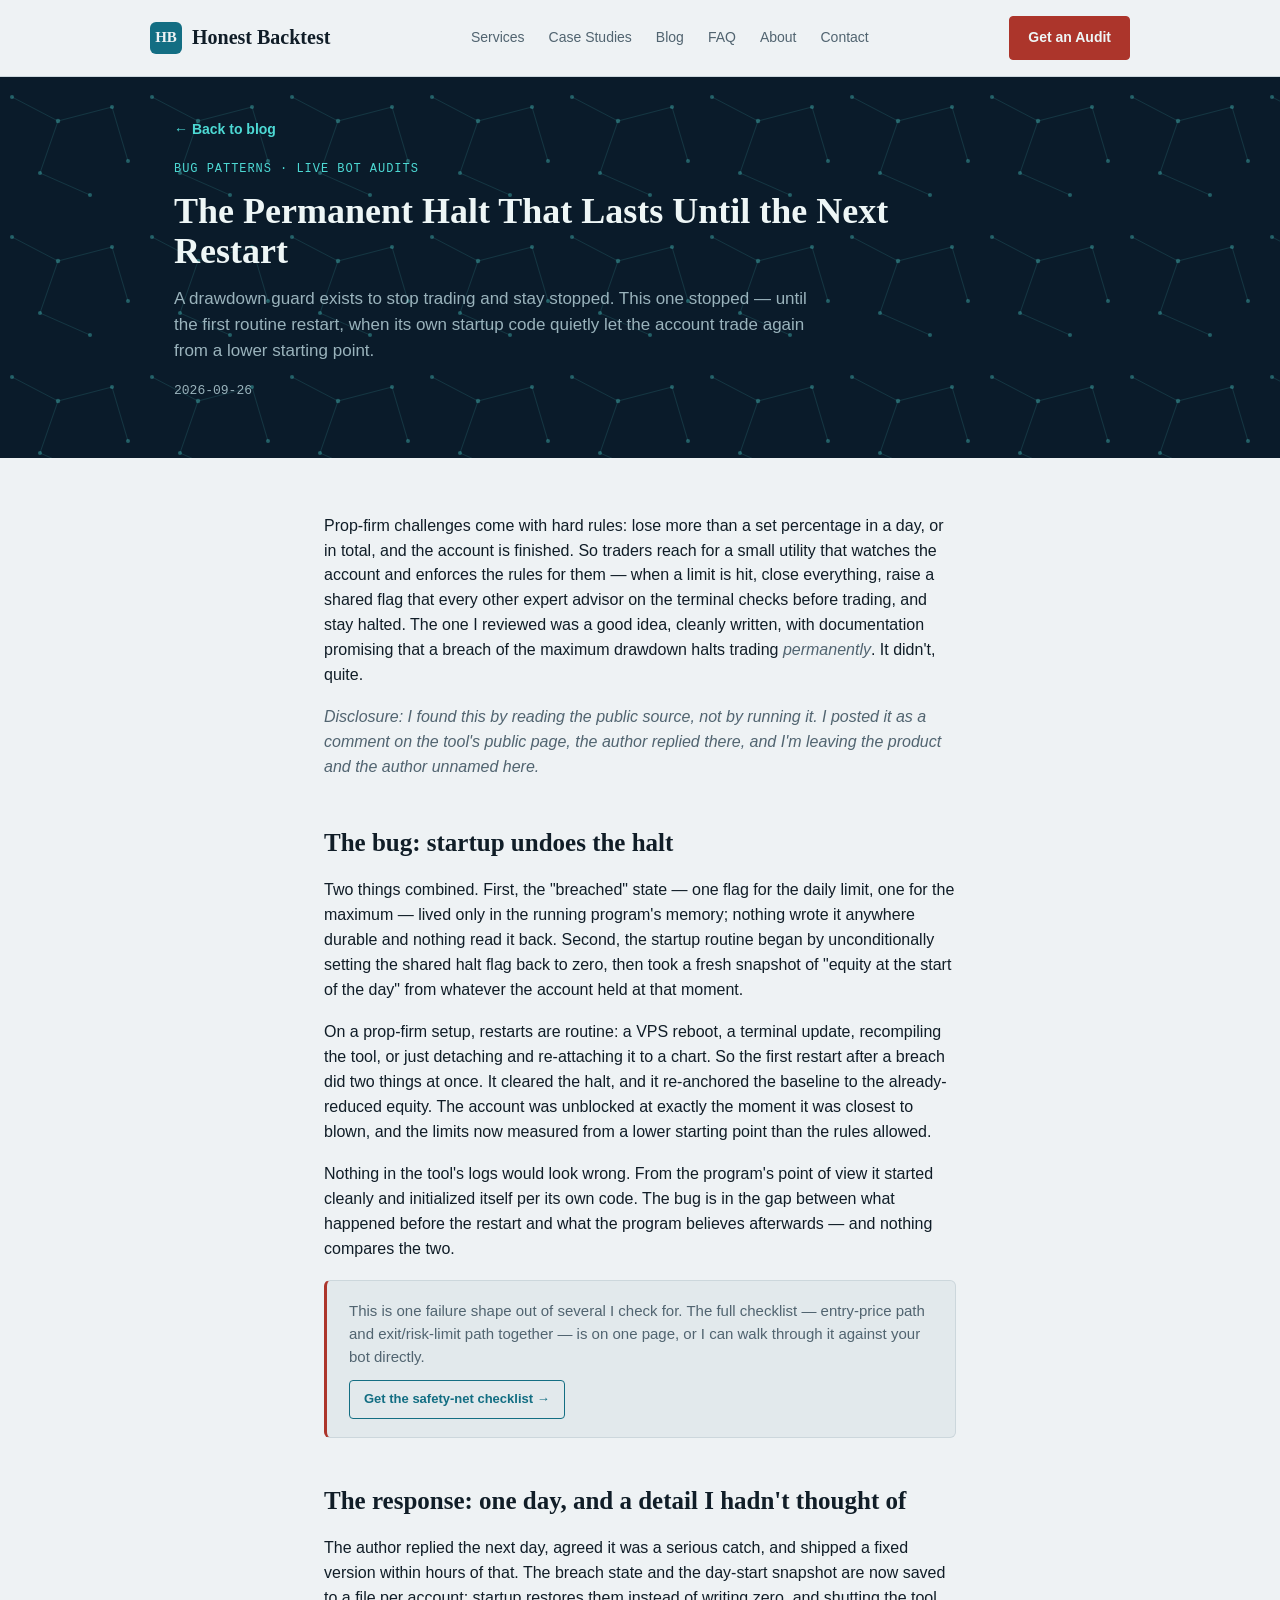
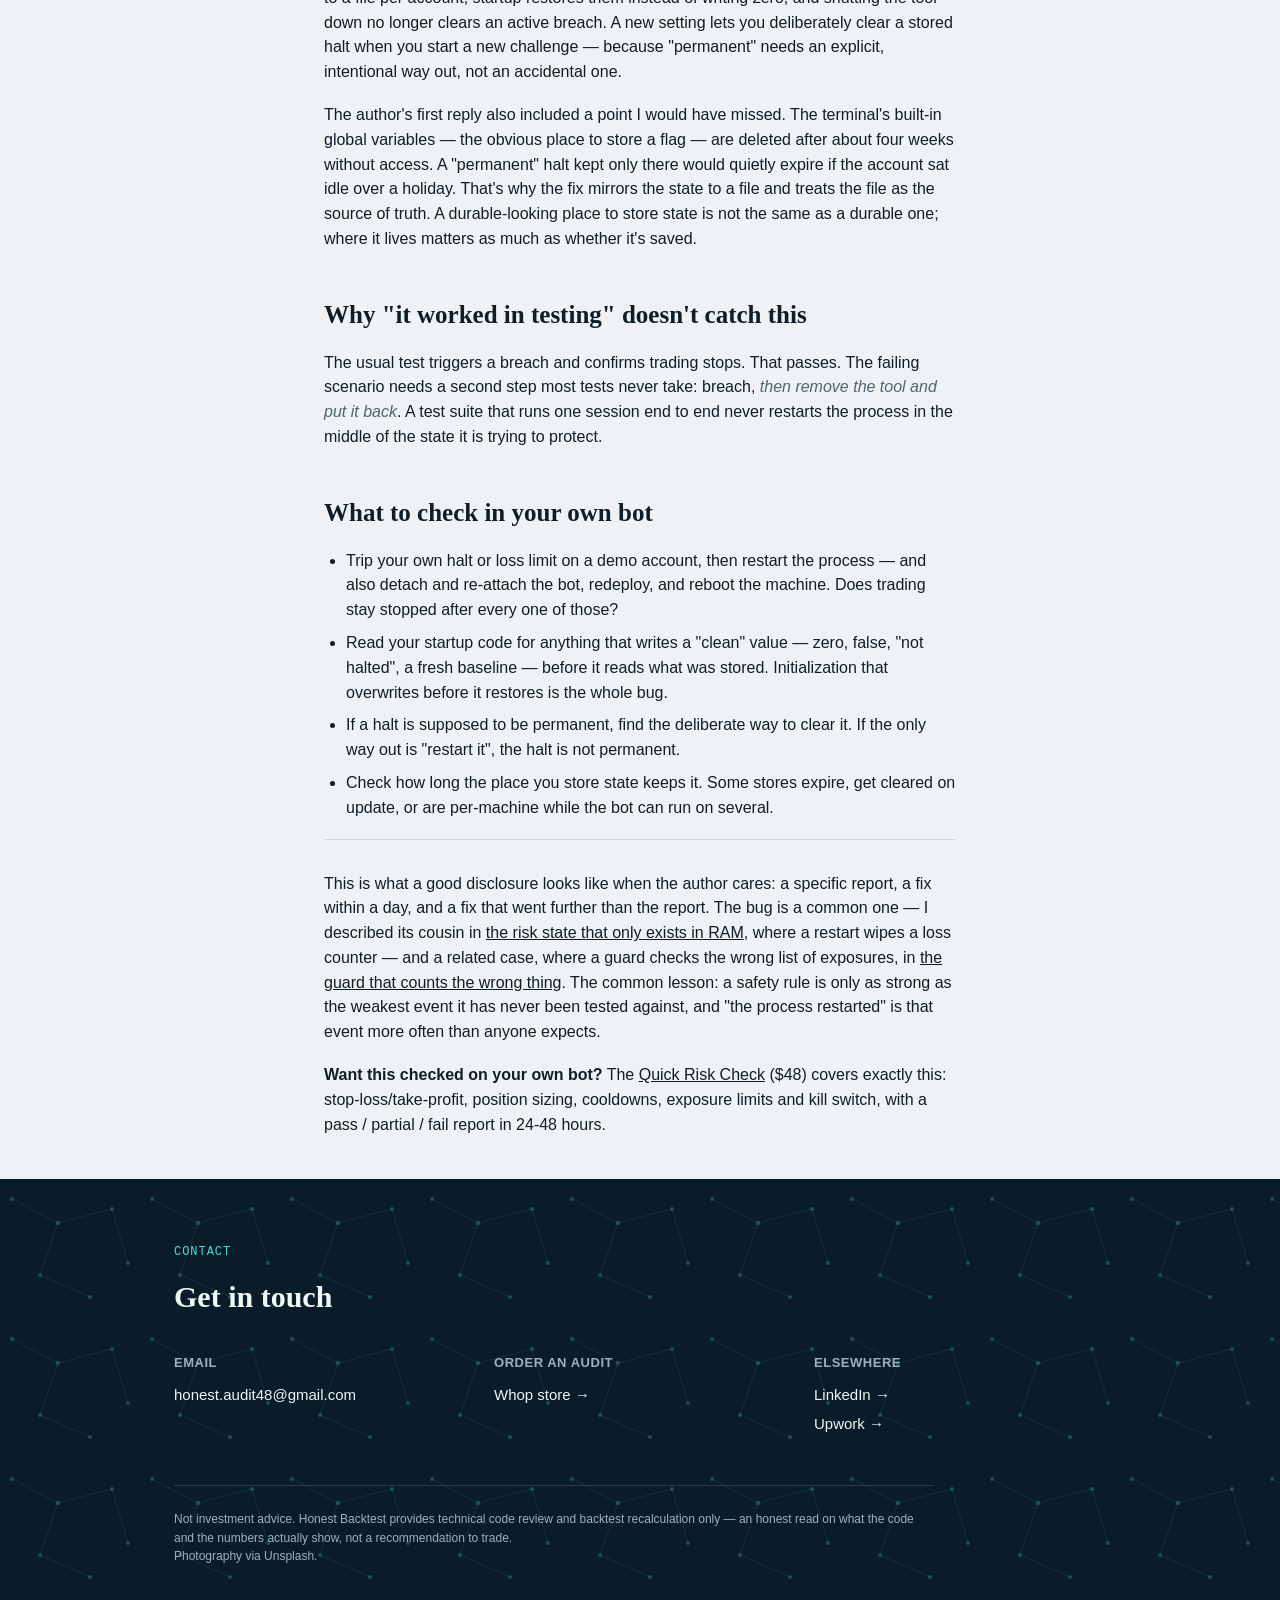
<file: blog/permanent-halt-restart.html>
<!DOCTYPE html>
<html lang="en">
<head>
<!-- Google tag (gtag.js) -->
<script async src="https://www.googletagmanager.com/gtag/js?id=G-0332EXMNZG"></script>
<script>
  window.dataLayer = window.dataLayer || [];
  function gtag(){dataLayer.push(arguments);}
  gtag('js', new Date());
  gtag('config', 'G-0332EXMNZG');
</script>
<!-- Whop pixel -->
<script>!function(w,d,s,u,n,a,b){if(w[n])return;a=w[n]={q:[],t:+new Date,s:[],o:u,track:function(){a.q.push([+new Date].concat([].slice.call(arguments)))},setScope:function(){a.s=[].slice.call(arguments).filter(function(x){return typeof x==="string"});a.q.push([+new Date,"setScope"].concat(a.s))},scope:function(){var c=[].slice.call(arguments);return{track:function(){a.q.push([+new Date].concat([].slice.call(arguments)).concat([{__scope:c}]))}}}};b=d.createElement(s);b.async=1;b.src=u+"/s.js";d.getElementsByTagName(s)[0].parentNode.insertBefore(b,d.getElementsByTagName(s)[0])}(window,document,"script","https://t.whop.tw","whop");whop.setScope("biz_3nliSOcGgTLOOI");whop.track("page");</script>
<meta charset="UTF-8">
<meta name="viewport" content="width=device-width, initial-scale=1.0">
<title>The Permanent Halt That Lasts Until the Next Restart — Honest Backtest</title>
<meta name="description" content="Two bugs from an open-source trading bot audit: a duplicate-trade guard that checks open positions but not resting orders, and a "daily" loss limit that is really since-launch. Plus what happened when the maintainer replied.">
<link rel="canonical" href="https://honest-backtest.com/blog/permanent-halt-restart.html">
<meta property="og:site_name" content="Honest Backtest">
<meta property="og:type" content="article">
<meta property="og:title" content="The Permanent Halt That Lasts Until the Next Restart — Honest Backtest">
<meta property="og:description" content="Two bugs from an open-source trading bot audit: a duplicate-trade guard that checks open positions but not resting orders, and a ">
<meta property="og:url" content="https://honest-backtest.com/blog/permanent-halt-restart.html">
<meta name="twitter:card" content="summary">
<link rel="icon" href="data:image/svg+xml,%3Csvg xmlns='http://www.w3.org/2000/svg' viewBox='0 0 64 64'%3E%3Crect width='64' height='64' rx='10' fill='%230a1c2b'/%3E%3Ctext x='32' y='42' font-family='Georgia,serif' font-size='28' font-weight='bold' fill='%234dd9d4' text-anchor='middle'%3EHB%3C/text%3E%3C/svg%3E">
<link rel="stylesheet" href="../assets/site.css">
</head>
<body>

<header class="site">
  <div class="wrap nav">
    <a class="brand" href="../index.html">
      <span class="mark">HB</span>
      Honest Backtest
    </a>
    <nav class="links">
      <a href="../index.html#services">Services</a>
      <a href="../index.html#cases">Case Studies</a>
      <a href="./">Blog</a>
      <a href="../index.html#faq">FAQ</a>
      <a href="../index.html#about">About</a>
      <a href="../index.html#contact">Contact</a>
    </nav>
    <a class="btn btn-primary" href="https://whop.com/honest-backtest/full-bot-audit/" target="_blank" rel="noopener">Get an Audit</a>
  </div>
</header>

<div class="article-header">
  <div class="wrap">
    <a class="back-link" href="./">← Back to blog</a>
    <p class="kicker">Bug Patterns · Live Bot Audits</p>
    <h1>The Permanent Halt That Lasts Until the Next Restart</h1>
    <p class="dek">A drawdown guard exists to stop trading and stay stopped. This one stopped — until the first routine restart, when its own startup code quietly let the account trade again from a lower starting point.</p>
    <p class="meta">2026-09-26</p>
  </div>
</div>

<article class="article">
  <p>Prop-firm challenges come with hard rules: lose more than a set percentage in a day, or in
  total, and the account is finished. So traders reach for a small utility that watches the account
  and enforces the rules for them — when a limit is hit, close everything, raise a shared flag that
  every other expert advisor on the terminal checks before trading, and stay halted. The one I
  reviewed was a good idea, cleanly written, with documentation promising that a breach of the
  maximum drawdown halts trading <em>permanently</em>. It didn't, quite.</p>

  <p><em>Disclosure: I found this by reading the public source, not by running it. I posted it as a
  comment on the tool's public page, the author replied there, and I'm leaving the product and the
  author unnamed here.</em></p>

  <h2>The bug: startup undoes the halt</h2>
  <p>Two things combined. First, the "breached" state — one flag for the daily limit, one for the
  maximum — lived only in the running program's memory; nothing wrote it anywhere durable and
  nothing read it back. Second, the startup routine began by unconditionally setting the shared
  halt flag back to zero, then took a fresh snapshot of "equity at the start of the day" from
  whatever the account held at that moment.</p>
  <p>On a prop-firm setup, restarts are routine: a VPS reboot, a terminal update, recompiling the
  tool, or just detaching and re-attaching it to a chart. So the first restart after a breach did
  two things at once. It cleared the halt, and it re-anchored the baseline to the already-reduced
  equity. The account was unblocked at exactly the moment it was closest to blown, and the
  limits now measured from a lower starting point than the rules allowed.</p>
  <p>Nothing in the tool's logs would look wrong. From the program's point of view it started
  cleanly and initialized itself per its own code. The bug is in the gap between what happened
  before the restart and what the program believes afterwards — and nothing compares the two.</p>

  <div class="article-cta">
    <p>This is one failure shape out of several I check for. The full checklist — entry-price path
    and exit/risk-limit path together — is on one page, or I can walk through it against your bot
    directly.</p>
    <a class="btn btn-ghost" href="../checklist.html">Get the safety-net checklist →</a>
  </div>

  <h2>The response: one day, and a detail I hadn't thought of</h2>
  <p>The author replied the next day, agreed it was a serious catch, and shipped a fixed version
  within hours of that. The breach state and the day-start snapshot are now saved to a file per
  account; startup restores them instead of writing zero, and shutting the tool down no longer
  clears an active breach. A new setting lets you deliberately clear a stored halt when you start
  a new challenge — because "permanent" needs an explicit, intentional way out, not an accidental
  one.</p>
  <p>The author's first reply also included a point I would have missed. The terminal's built-in
  global variables — the obvious place to store a flag — are deleted after about four weeks without
  access. A "permanent" halt kept only there would quietly expire if the account sat idle over
  a holiday. That's why the fix mirrors the state to a file and treats the file as the source of
  truth. A durable-looking place to store state is not the same as a durable one; where it lives
  matters as much as whether it's saved.</p>

  <h2>Why "it worked in testing" doesn't catch this</h2>
  <p>The usual test triggers a breach and confirms trading stops. That passes. The failing
  scenario needs a second step most tests never take: breach, <em>then remove the tool and put it
  back</em>. A test suite that runs one session end to end never restarts the process in the
  middle of the state it is trying to protect.</p>

  <h2>What to check in your own bot</h2>
  <ul>
    <li>Trip your own halt or loss limit on a demo account, then restart the process — and also
    detach and re-attach the bot, redeploy, and reboot the machine. Does trading stay stopped after
    every one of those?</li>
    <li>Read your startup code for anything that writes a "clean" value — zero, false, "not
    halted", a fresh baseline — before it reads what was stored. Initialization that overwrites
    before it restores is the whole bug.</li>
    <li>If a halt is supposed to be permanent, find the deliberate way to clear it. If the only way
    out is "restart it", the halt is not permanent.</li>
    <li>Check how long the place you store state keeps it. Some stores expire, get cleared on
    update, or are per-machine while the bot can run on several.</li>
  </ul>

  <hr>
  <p>This is what a good disclosure looks like when the author cares: a specific report, a fix
  within a day, and a fix that went further than the report. The bug is a common one — I described
  its cousin in <a href="risk-state-in-memory.html">the risk state that only exists in RAM</a>, where
  a restart wipes a loss counter — and a related case, where a guard checks the wrong list of
  exposures, in <a href="wrong-thing-guard.html">the guard that counts the wrong thing</a>. The
  common lesson: a safety rule is only as strong as the weakest event it has never been tested
  against, and "the process restarted" is that event more often than anyone expects.</p>
  <p><strong>Want this checked on your own bot?</strong> The <a href="https://whop.com/honest-backtest/products/quick-risk-check/" target="_blank" rel="noopener">Quick Risk Check</a> ($48) covers exactly this: stop-loss/take-profit, position sizing, cooldowns, exposure limits and kill switch, with a pass / partial / fail report in 24-48 hours.</p>
</article>

<div class="contact-band" id="contact">
  <div class="wrap">
    <p class="kicker">Contact</p>
    <h2>Get in touch</h2>
    <div class="contact-grid">
      <div class="contact-col">
        <strong>Email</strong>
        <a href="mailto:honest.audit48@gmail.com">honest.audit48@gmail.com</a>
      </div>
      <div class="contact-col">
        <strong>Order an audit</strong>
        <a href="https://whop.com/honest-backtest/" target="_blank" rel="noopener">Whop store →</a>
      </div>
      <div class="contact-col">
        <strong>Elsewhere</strong>
        <a href="https://www.linkedin.com/in/valerii-sakara-b7b53826a" target="_blank" rel="noopener">LinkedIn →</a>
        <a href="https://www.upwork.com/freelancers/~0172b73e1bdd2510b4" target="_blank" rel="noopener">Upwork →</a>
      </div>
    </div>
    <p class="disclaimer">Not investment advice. Honest Backtest provides technical code review and
    backtest recalculation only — an honest read on what the code and the numbers actually show,
    not a recommendation to trade.<br>Photography via Unsplash.</p>
  </div>
</div>

<script src="../assets/analytics-events.js"></script>
</body>
</html>
</file>
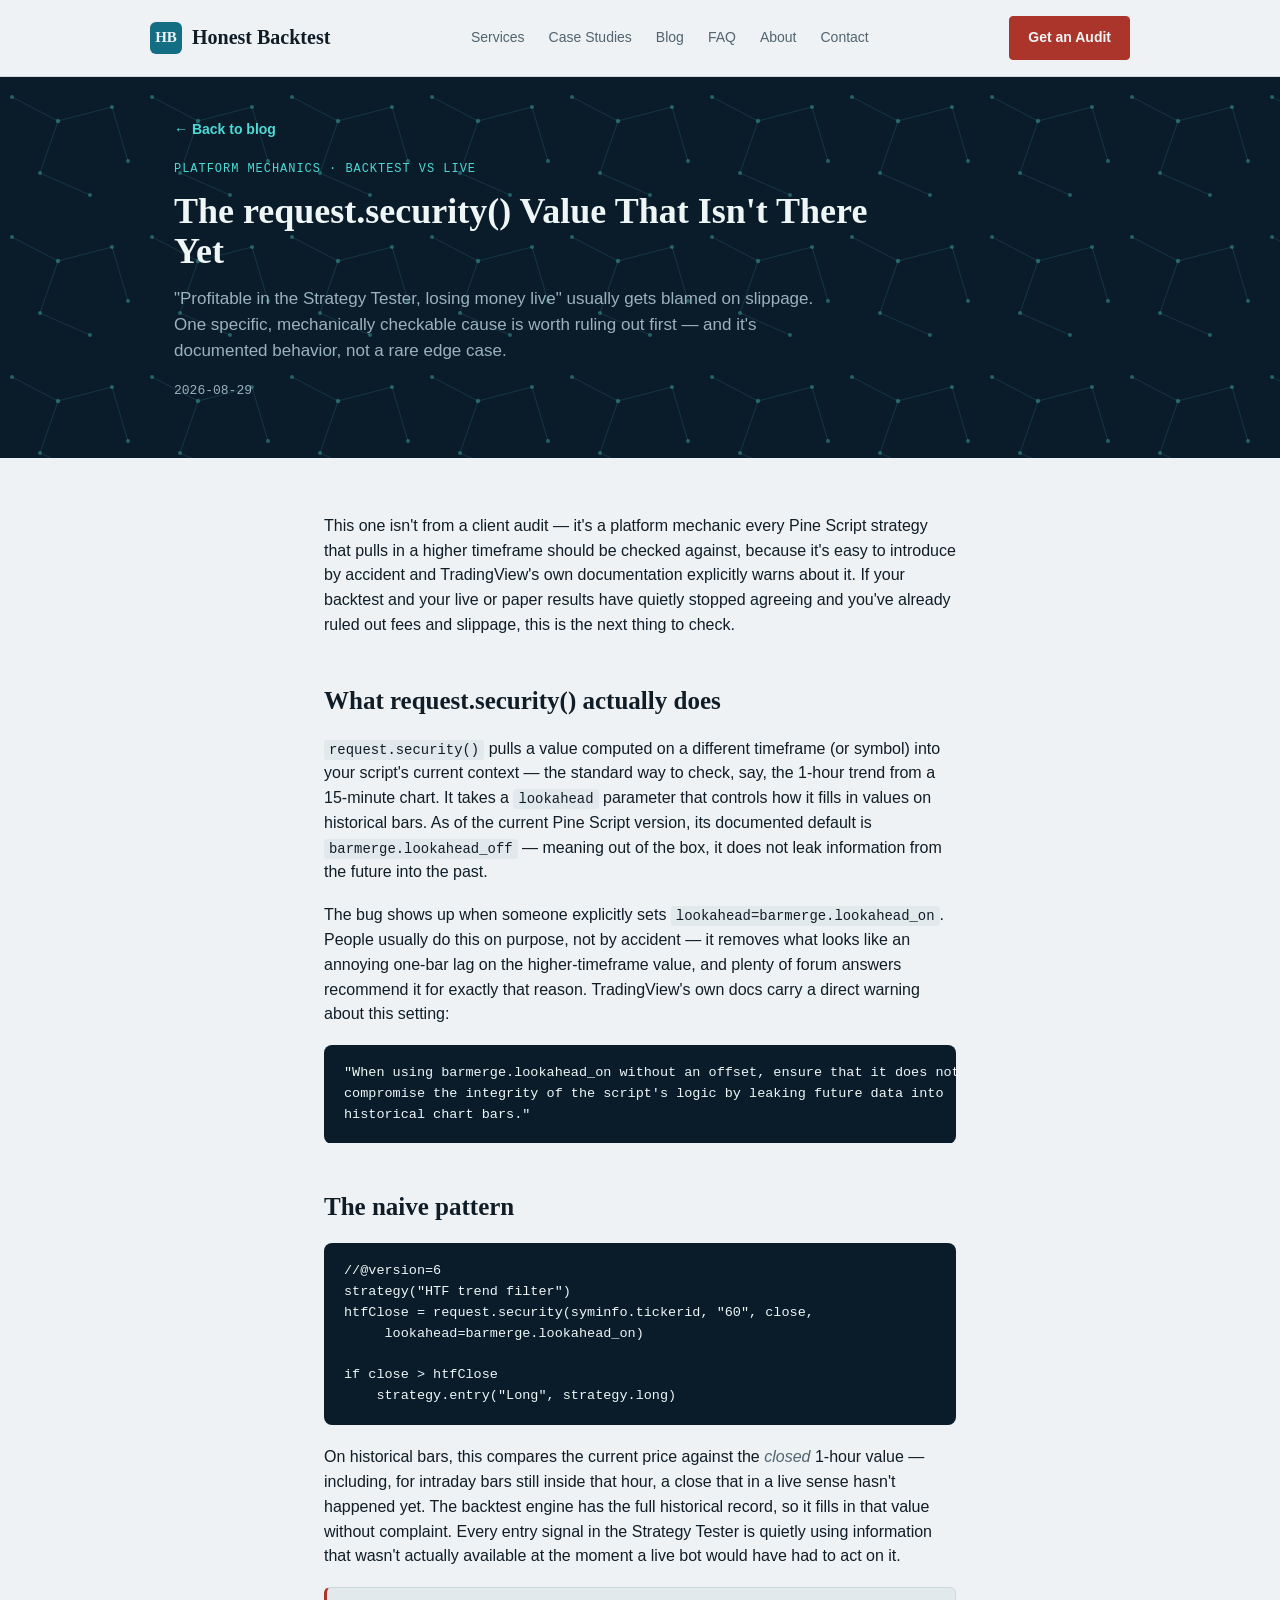
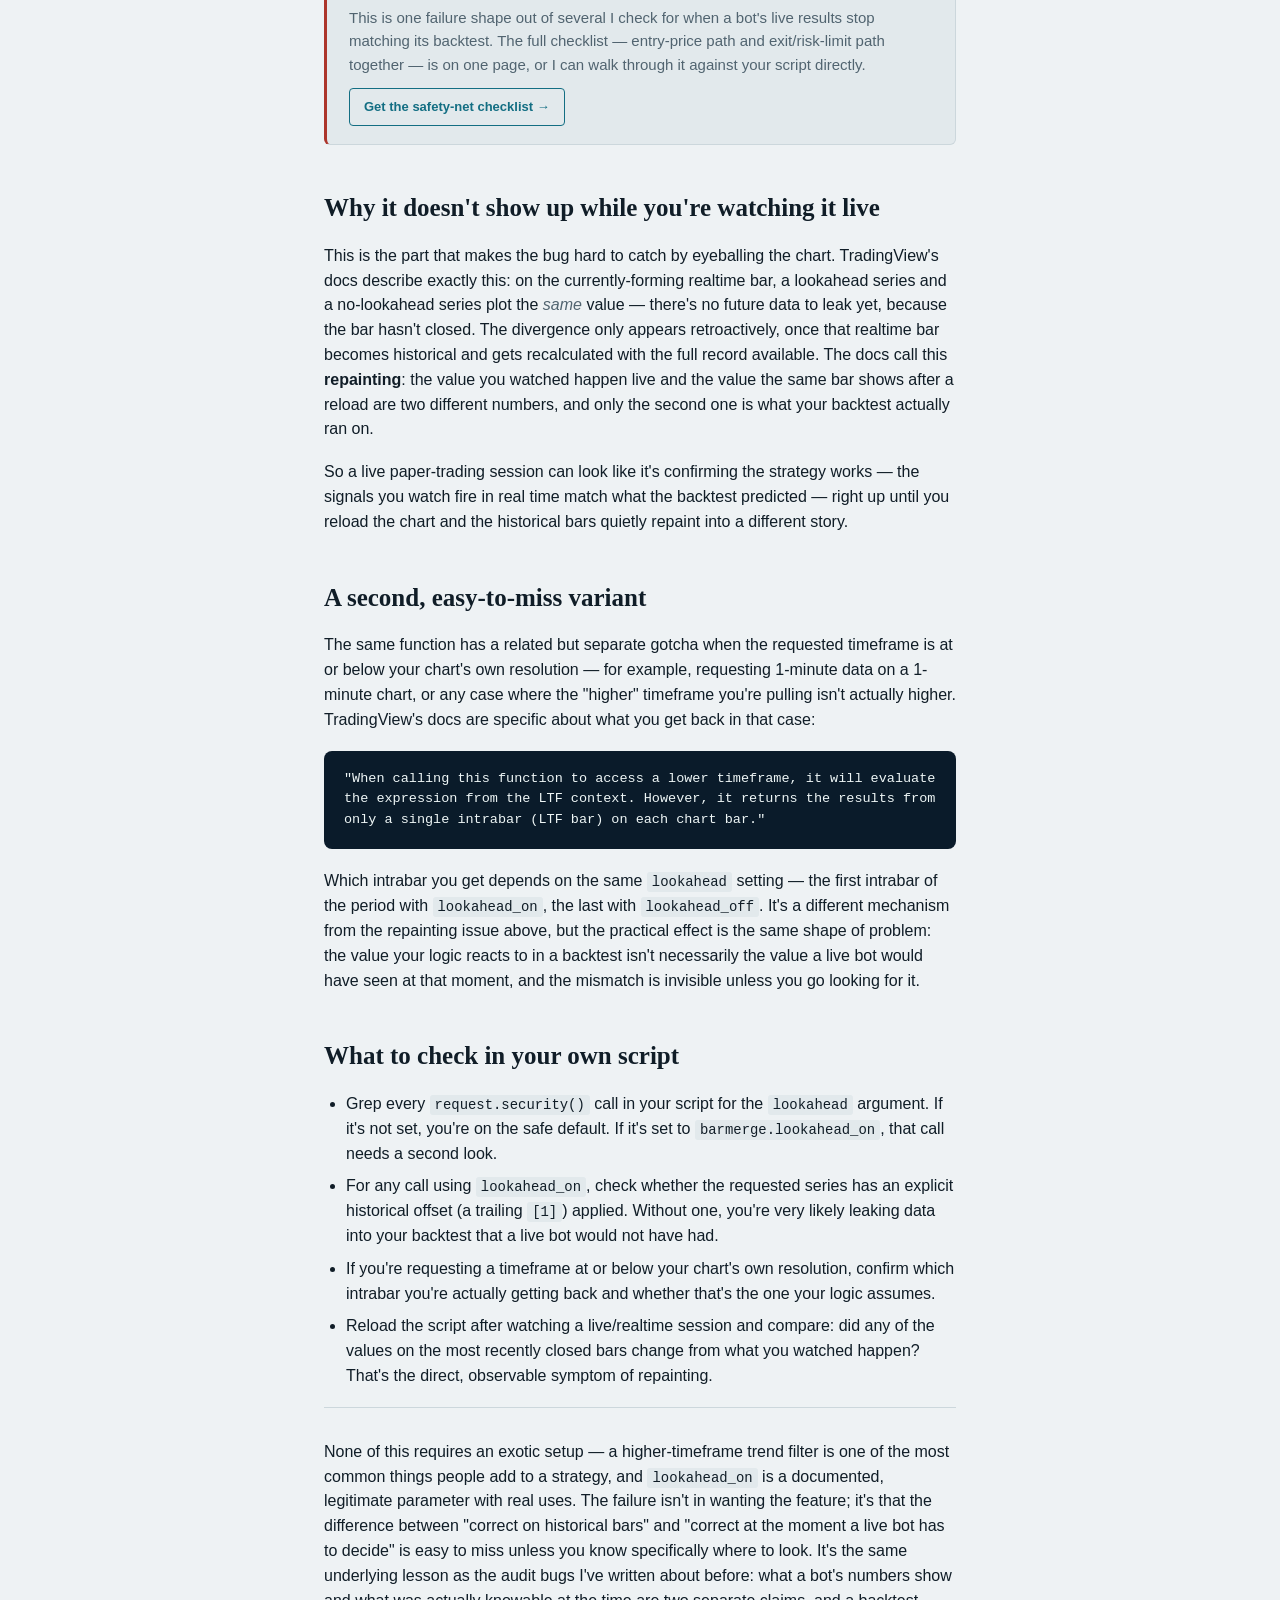
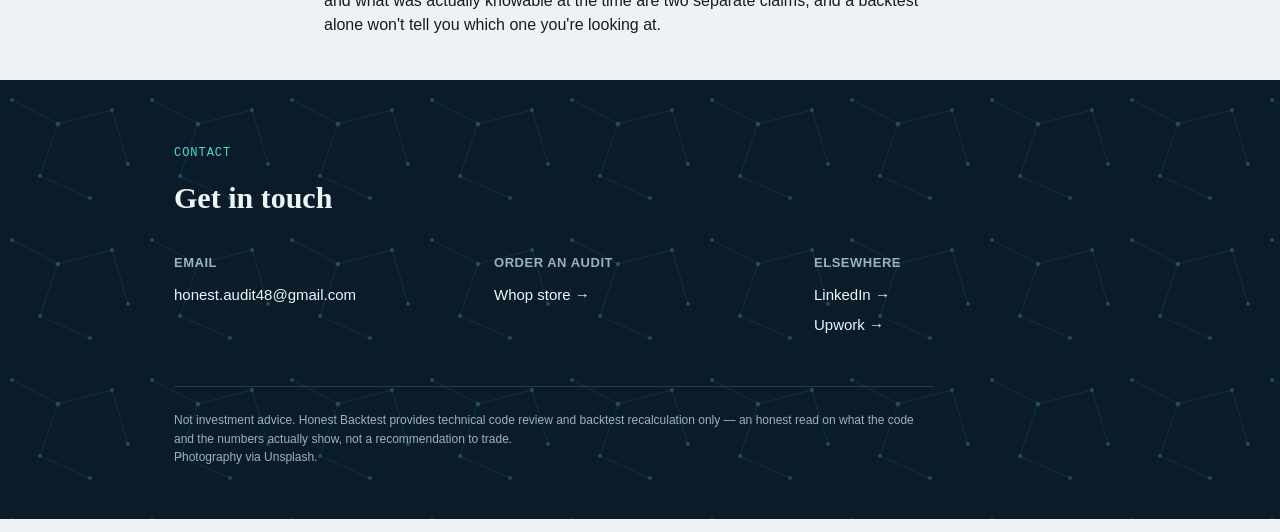
<file: blog/repainting-request-security.html>
<!DOCTYPE html>
<html lang="en">
<head>
<!-- Google tag (gtag.js) -->
<script async src="https://www.googletagmanager.com/gtag/js?id=G-0332EXMNZG"></script>
<script>
  window.dataLayer = window.dataLayer || [];
  function gtag(){dataLayer.push(arguments);}
  gtag('js', new Date());
  gtag('config', 'G-0332EXMNZG');
</script>
<!-- Whop pixel -->
<script>!function(w,d,s,u,n,a,b){if(w[n])return;a=w[n]={q:[],t:+new Date,s:[],o:u,track:function(){a.q.push([+new Date].concat([].slice.call(arguments)))},setScope:function(){a.s=[].slice.call(arguments).filter(function(x){return typeof x==="string"});a.q.push([+new Date,"setScope"].concat(a.s))},scope:function(){var c=[].slice.call(arguments);return{track:function(){a.q.push([+new Date].concat([].slice.call(arguments)).concat([{__scope:c}]))}}}};b=d.createElement(s);b.async=1;b.src=u+"/s.js";d.getElementsByTagName(s)[0].parentNode.insertBefore(b,d.getElementsByTagName(s)[0])}(window,document,"script","https://t.whop.tw","whop");whop.setScope("biz_3nliSOcGgTLOOI");whop.track("page");</script>
<meta charset="UTF-8">
<meta name="viewport" content="width=device-width, initial-scale=1.0">
<title>The request.security() Value That Isn't There Yet — Honest Backtest</title>
<meta name="description" content="Why a Pine Script strategy can look profitable in the Strategy Tester and lose money live: the request.security() value your backtest used didn't exist yet at the moment a live bot would have acted on it.">
<link rel="canonical" href="https://honest-backtest.com/blog/repainting-request-security.html">
<meta property="og:site_name" content="Honest Backtest">
<meta property="og:type" content="article">
<meta property="og:title" content="The request.security() Value That Isn&#x27;t There Yet — Honest Backtest">
<meta property="og:description" content="Why a Pine Script strategy can look profitable in the Strategy Tester and lose money live: the request.security() value your backtest used didn&#x27;t exist yet at the moment a live bot would have acted on it.">
<meta property="og:url" content="https://honest-backtest.com/blog/repainting-request-security.html">
<meta name="twitter:card" content="summary">
<link rel="icon" href="data:image/svg+xml,%3Csvg xmlns='http://www.w3.org/2000/svg' viewBox='0 0 64 64'%3E%3Crect width='64' height='64' rx='10' fill='%230a1c2b'/%3E%3Ctext x='32' y='42' font-family='Georgia,serif' font-size='28' font-weight='bold' fill='%234dd9d4' text-anchor='middle'%3EHB%3C/text%3E%3C/svg%3E">
<link rel="stylesheet" href="../assets/site.css">
</head>
<body>

<header class="site">
  <div class="wrap nav">
    <a class="brand" href="../index.html">
      <span class="mark">HB</span>
      Honest Backtest
    </a>
    <nav class="links">
      <a href="../index.html#services">Services</a>
      <a href="../index.html#cases">Case Studies</a>
      <a href="./">Blog</a>
      <a href="../index.html#faq">FAQ</a>
      <a href="../index.html#about">About</a>
      <a href="../index.html#contact">Contact</a>
    </nav>
    <a class="btn btn-primary" href="https://whop.com/honest-backtest/full-bot-audit/" target="_blank" rel="noopener">Get an Audit</a>
  </div>
</header>

<div class="article-header">
  <div class="wrap">
    <a class="back-link" href="./">← Back to blog</a>
    <p class="kicker">Platform Mechanics · Backtest vs Live</p>
    <h1>The request.security() Value That Isn't There Yet</h1>
    <p class="dek">"Profitable in the Strategy Tester, losing money live" usually gets blamed on
    slippage. One specific, mechanically checkable cause is worth ruling out first — and it's
    documented behavior, not a rare edge case.</p>
    <p class="meta">2026-08-29</p>
  </div>
</div>

<article class="article">
  <p>This one isn't from a client audit — it's a platform mechanic every Pine Script strategy that
  pulls in a higher timeframe should be checked against, because it's easy to introduce by accident
  and TradingView's own documentation explicitly warns about it. If your backtest and your live or
  paper results have quietly stopped agreeing and you've already ruled out fees and slippage, this
  is the next thing to check.</p>

  <h2>What request.security() actually does</h2>
  <p><code>request.security()</code> pulls a value computed on a different timeframe (or symbol)
  into your script's current context — the standard way to check, say, the 1-hour trend from a
  15-minute chart. It takes a <code>lookahead</code> parameter that controls how it fills in values
  on historical bars. As of the current Pine Script version, its documented default is
  <code>barmerge.lookahead_off</code> — meaning out of the box, it does not leak information from
  the future into the past.</p>
  <p>The bug shows up when someone explicitly sets <code>lookahead=barmerge.lookahead_on</code>.
  People usually do this on purpose, not by accident — it removes what looks like an annoying
  one-bar lag on the higher-timeframe value, and plenty of forum answers recommend it for exactly
  that reason. TradingView's own docs carry a direct warning about this setting:</p>
  <pre><code>"When using barmerge.lookahead_on without an offset, ensure that it does not
compromise the integrity of the script's logic by leaking future data into
historical chart bars."</code></pre>

  <h2>The naive pattern</h2>
  <pre><code>//@version=6
strategy("HTF trend filter")
htfClose = request.security(syminfo.tickerid, "60", close,
     lookahead=barmerge.lookahead_on)

if close > htfClose
    strategy.entry("Long", strategy.long)</code></pre>
  <p>On historical bars, this compares the current price against the <em>closed</em> 1-hour value —
  including, for intraday bars still inside that hour, a close that in a live sense hasn't happened
  yet. The backtest engine has the full historical record, so it fills in that value without
  complaint. Every entry signal in the Strategy Tester is quietly using information that wasn't
  actually available at the moment a live bot would have had to act on it.</p>

  <div class="article-cta">
    <p>This is one failure shape out of several I check for when a bot's live results stop matching
    its backtest. The full checklist — entry-price path and exit/risk-limit path together — is on
    one page, or I can walk through it against your script directly.</p>
    <a class="btn btn-ghost" href="../checklist.html">Get the safety-net checklist →</a>
  </div>

  <h2>Why it doesn't show up while you're watching it live</h2>
  <p>This is the part that makes the bug hard to catch by eyeballing the chart. TradingView's docs
  describe exactly this: on the currently-forming realtime bar, a lookahead series and a
  no-lookahead series plot the <em>same</em> value — there's no future data to leak yet, because the
  bar hasn't closed. The divergence only appears retroactively, once that realtime bar becomes
  historical and gets recalculated with the full record available. The docs call this
  <strong>repainting</strong>: the value you watched happen live and the value the same bar shows
  after a reload are two different numbers, and only the second one is what your backtest actually
  ran on.</p>
  <p>So a live paper-trading session can look like it's confirming the strategy works — the signals
  you watch fire in real time match what the backtest predicted — right up until you reload the
  chart and the historical bars quietly repaint into a different story.</p>

  <h2>A second, easy-to-miss variant</h2>
  <p>The same function has a related but separate gotcha when the requested timeframe is at or below
  your chart's own resolution — for example, requesting 1-minute data on a 1-minute chart, or any
  case where the "higher" timeframe you're pulling isn't actually higher. TradingView's docs are
  specific about what you get back in that case:</p>
  <pre><code>"When calling this function to access a lower timeframe, it will evaluate
the expression from the LTF context. However, it returns the results from
only a single intrabar (LTF bar) on each chart bar."</code></pre>
  <p>Which intrabar you get depends on the same <code>lookahead</code> setting — the first intrabar
  of the period with <code>lookahead_on</code>, the last with <code>lookahead_off</code>. It's a
  different mechanism from the repainting issue above, but the practical effect is the same shape of
  problem: the value your logic reacts to in a backtest isn't necessarily the value a live bot would
  have seen at that moment, and the mismatch is invisible unless you go looking for it.</p>

  <h2>What to check in your own script</h2>
  <ul>
    <li>Grep every <code>request.security()</code> call in your script for the
    <code>lookahead</code> argument. If it's not set, you're on the safe default. If it's set to
    <code>barmerge.lookahead_on</code>, that call needs a second look.</li>
    <li>For any call using <code>lookahead_on</code>, check whether the requested series has an
    explicit historical offset (a trailing <code>[1]</code>) applied. Without one, you're very
    likely leaking data into your backtest that a live bot would not have had.</li>
    <li>If you're requesting a timeframe at or below your chart's own resolution, confirm which
    intrabar you're actually getting back and whether that's the one your logic assumes.</li>
    <li>Reload the script after watching a live/realtime session and compare: did any of the values
    on the most recently closed bars change from what you watched happen? That's the direct,
    observable symptom of repainting.</li>
  </ul>

  <hr>
  <p>None of this requires an exotic setup — a higher-timeframe trend filter is one of the most
  common things people add to a strategy, and <code>lookahead_on</code> is a documented, legitimate
  parameter with real uses. The failure isn't in wanting the feature; it's that the difference
  between "correct on historical bars" and "correct at the moment a live bot has to decide" is easy
  to miss unless you know specifically where to look. It's the same underlying lesson as the audit
  bugs I've written about before: what a bot's numbers show and what was actually knowable at the
  time are two separate claims, and a backtest alone won't tell you which one you're looking at.</p>
</article>

<div class="contact-band" id="contact">
  <div class="wrap">
    <p class="kicker">Contact</p>
    <h2>Get in touch</h2>
    <div class="contact-grid">
      <div class="contact-col">
        <strong>Email</strong>
        <a href="mailto:honest.audit48@gmail.com">honest.audit48@gmail.com</a>
      </div>
      <div class="contact-col">
        <strong>Order an audit</strong>
        <a href="https://whop.com/honest-backtest/" target="_blank" rel="noopener">Whop store →</a>
      </div>
      <div class="contact-col">
        <strong>Elsewhere</strong>
        <a href="https://www.linkedin.com/in/valerii-sakara-b7b53826a" target="_blank" rel="noopener">LinkedIn →</a>
        <a href="https://www.upwork.com/freelancers/~0172b73e1bdd2510b4" target="_blank" rel="noopener">Upwork →</a>
      </div>
    </div>
    <p class="disclaimer">Not investment advice. Honest Backtest provides technical code review and
    backtest recalculation only — an honest read on what the code and the numbers actually show,
    not a recommendation to trade.<br>Photography via Unsplash.</p>
  </div>
</div>

<script src="../assets/analytics-events.js"></script>
</body>
</html>
</file>
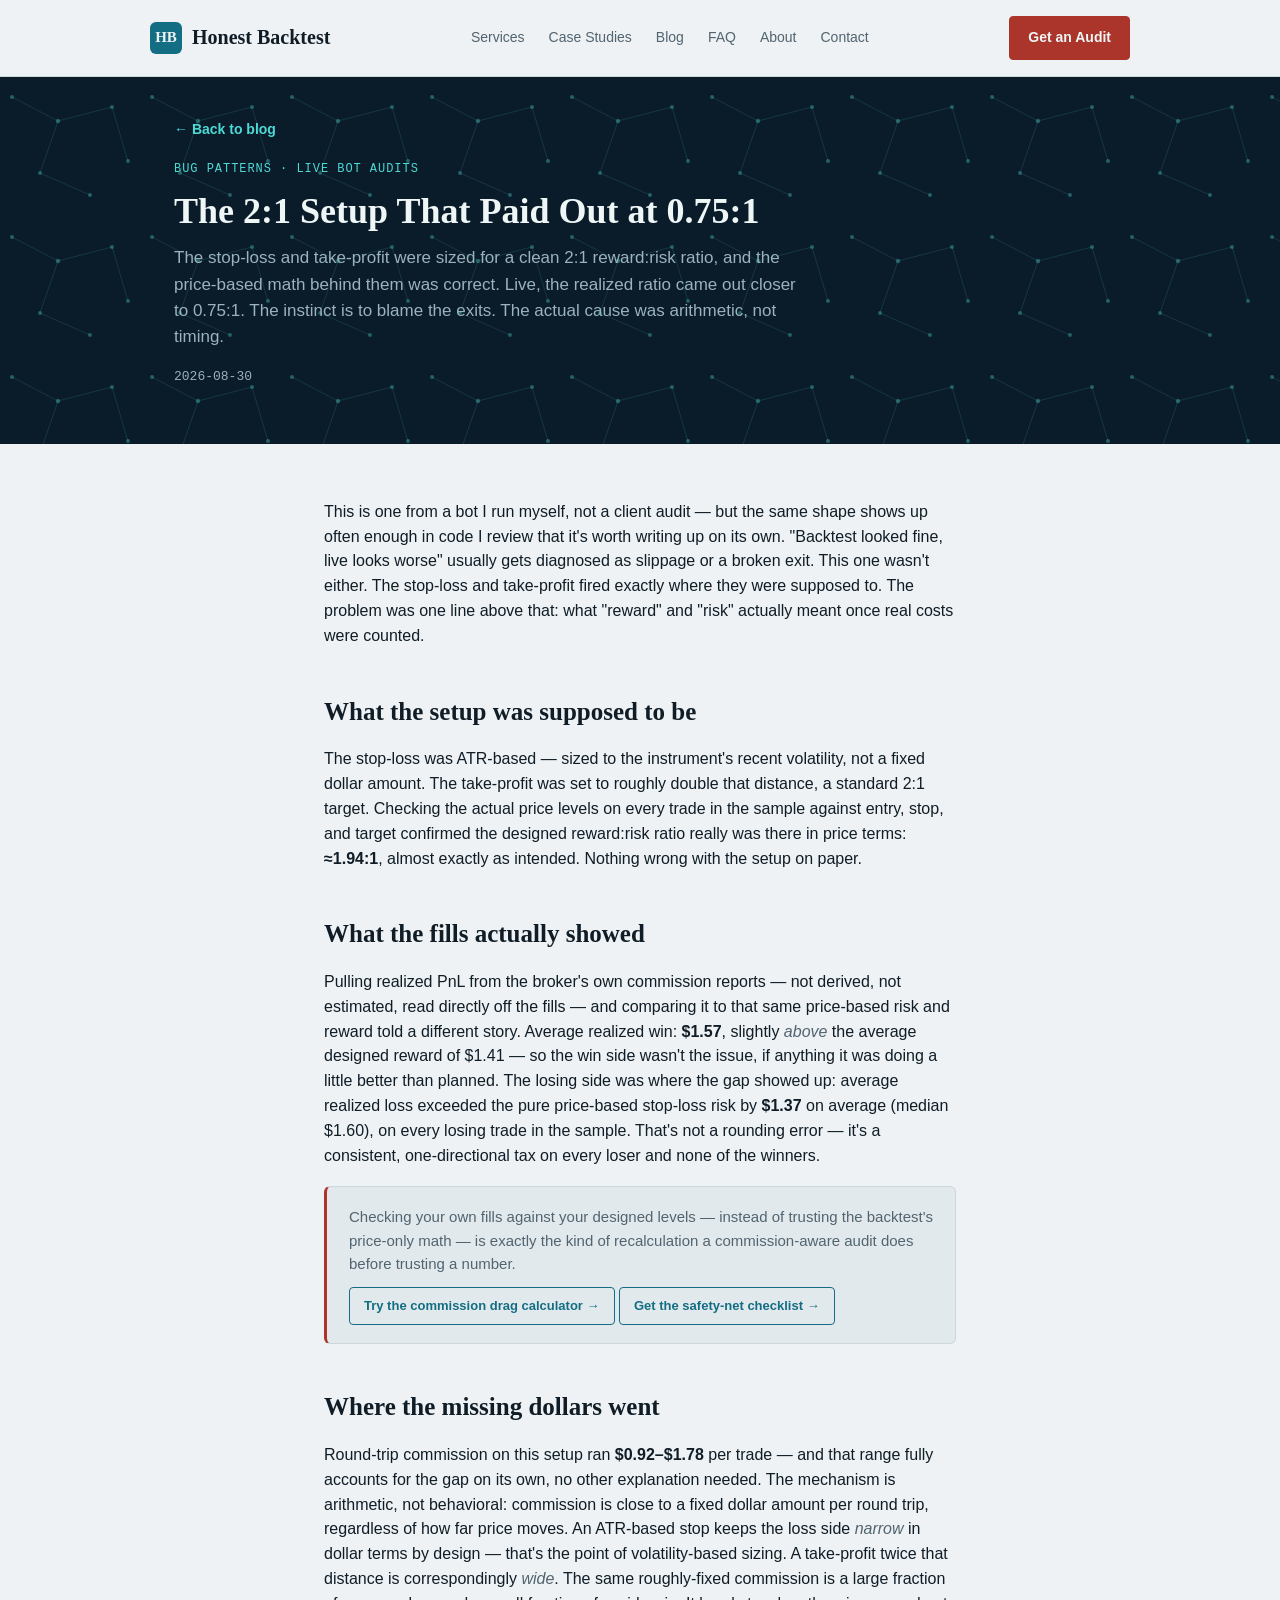
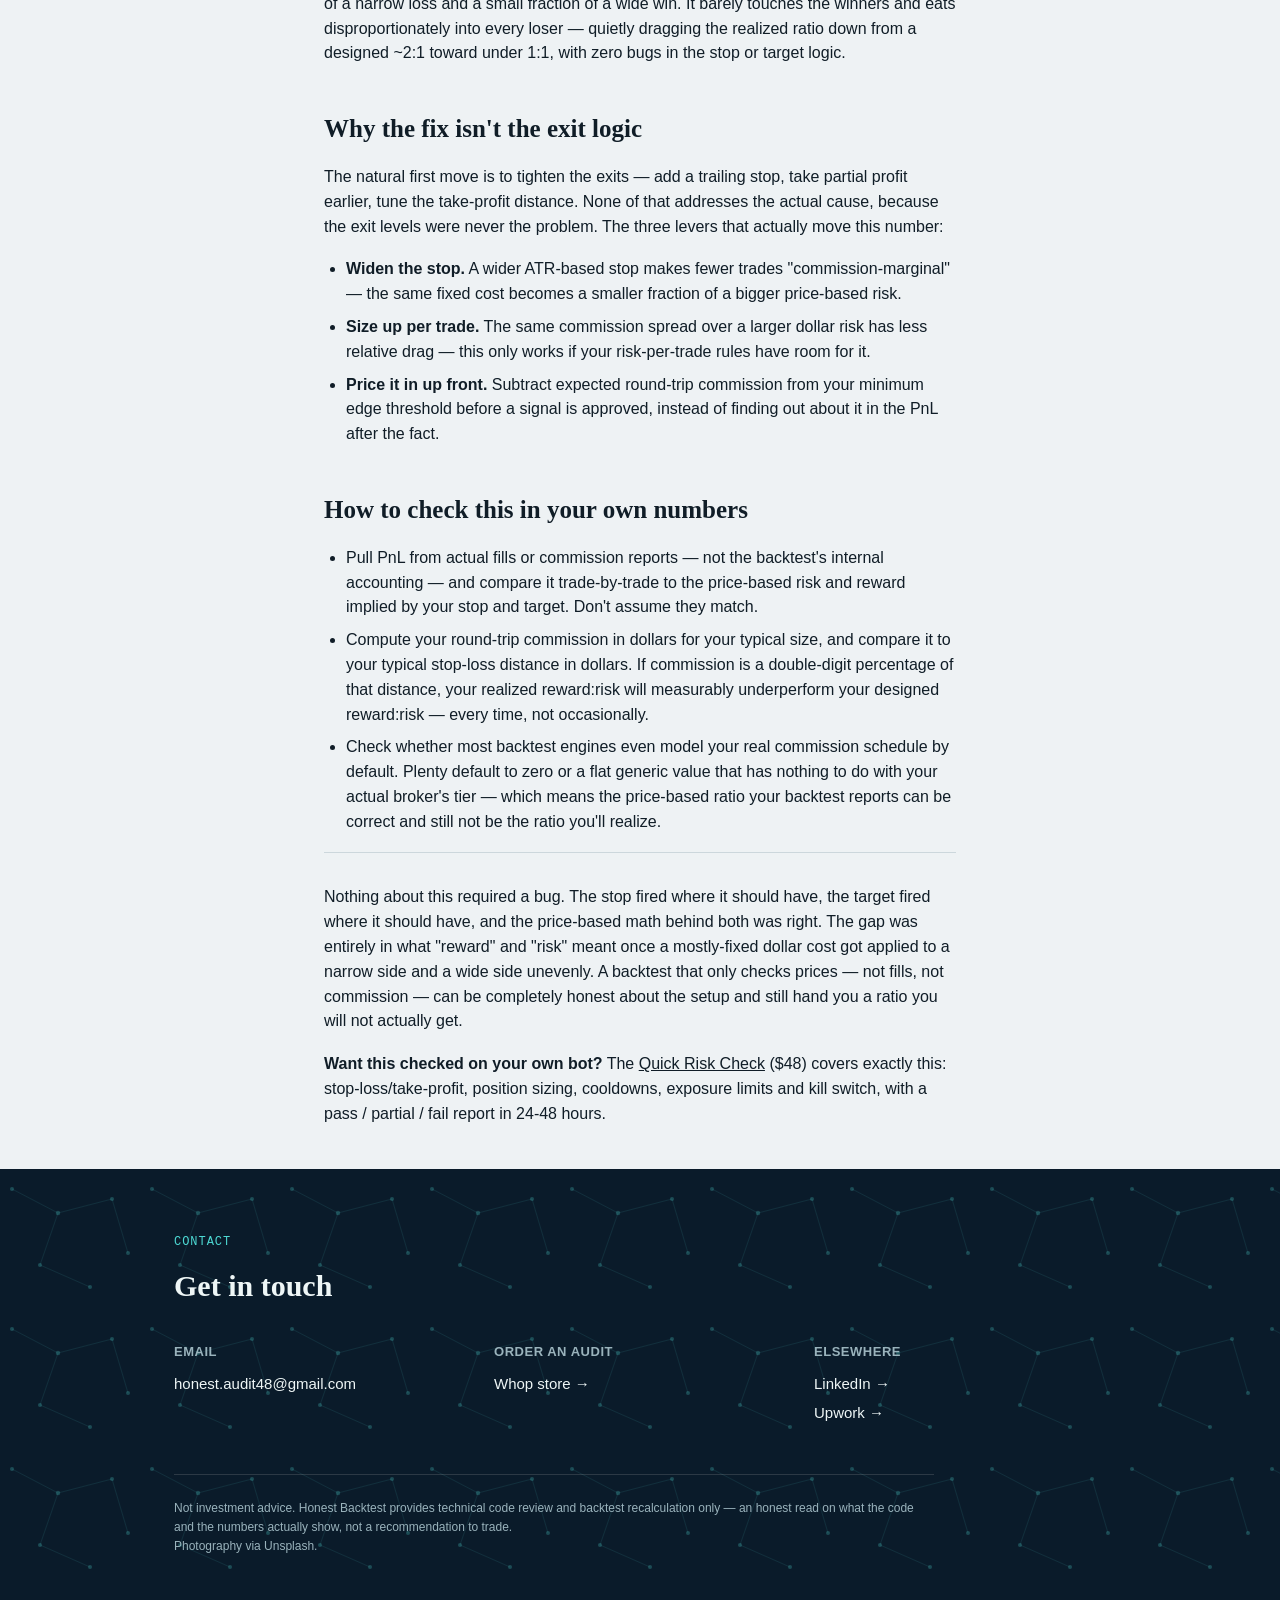
<file: blog/reward-risk-commission-gap.html>
<!DOCTYPE html>
<html lang="en">
<head>
<!-- Google tag (gtag.js) -->
<script async src="https://www.googletagmanager.com/gtag/js?id=G-0332EXMNZG"></script>
<script>
  window.dataLayer = window.dataLayer || [];
  function gtag(){dataLayer.push(arguments);}
  gtag('js', new Date());
  gtag('config', 'G-0332EXMNZG');
</script>
<!-- Whop pixel -->
<script>!function(w,d,s,u,n,a,b){if(w[n])return;a=w[n]={q:[],t:+new Date,s:[],o:u,track:function(){a.q.push([+new Date].concat([].slice.call(arguments)))},setScope:function(){a.s=[].slice.call(arguments).filter(function(x){return typeof x==="string"});a.q.push([+new Date,"setScope"].concat(a.s))},scope:function(){var c=[].slice.call(arguments);return{track:function(){a.q.push([+new Date].concat([].slice.call(arguments)).concat([{__scope:c}]))}}}};b=d.createElement(s);b.async=1;b.src=u+"/s.js";d.getElementsByTagName(s)[0].parentNode.insertBefore(b,d.getElementsByTagName(s)[0])}(window,document,"script","https://t.whop.tw","whop");whop.setScope("biz_3nliSOcGgTLOOI");whop.track("page");</script>
<meta charset="UTF-8">
<meta name="viewport" content="width=device-width, initial-scale=1.0">
<title>The 2:1 Setup That Paid Out at 0.75:1 — Honest Backtest</title>
<meta name="description" content="A stop-loss and take-profit built for a clean 2:1 reward:risk ratio traded live at roughly 0.75:1. The cause wasn't the exit logic — it was commission, and it was hiding in plain sight in the R-multiple math.">
<link rel="canonical" href="https://honest-backtest.com/blog/reward-risk-commission-gap.html">
<meta property="og:site_name" content="Honest Backtest">
<meta property="og:type" content="article">
<meta property="og:title" content="The 2:1 Setup That Paid Out at 0.75:1 — Honest Backtest">
<meta property="og:description" content="A stop-loss and take-profit built for a clean 2:1 reward:risk ratio traded live at roughly 0.75:1. The cause wasn&#x27;t the exit logic — it was commission, and it was hiding in plain sight in the R-multiple math.">
<meta property="og:url" content="https://honest-backtest.com/blog/reward-risk-commission-gap.html">
<meta name="twitter:card" content="summary">
<link rel="icon" href="data:image/svg+xml,%3Csvg xmlns='http://www.w3.org/2000/svg' viewBox='0 0 64 64'%3E%3Crect width='64' height='64' rx='10' fill='%230a1c2b'/%3E%3Ctext x='32' y='42' font-family='Georgia,serif' font-size='28' font-weight='bold' fill='%234dd9d4' text-anchor='middle'%3EHB%3C/text%3E%3C/svg%3E">
<link rel="stylesheet" href="../assets/site.css">
</head>
<body>

<header class="site">
  <div class="wrap nav">
    <a class="brand" href="../index.html">
      <span class="mark">HB</span>
      Honest Backtest
    </a>
    <nav class="links">
      <a href="../index.html#services">Services</a>
      <a href="../index.html#cases">Case Studies</a>
      <a href="./">Blog</a>
      <a href="../index.html#faq">FAQ</a>
      <a href="../index.html#about">About</a>
      <a href="../index.html#contact">Contact</a>
    </nav>
    <a class="btn btn-primary" href="https://whop.com/honest-backtest/full-bot-audit/" target="_blank" rel="noopener">Get an Audit</a>
  </div>
</header>

<div class="article-header">
  <div class="wrap">
    <a class="back-link" href="./">← Back to blog</a>
    <p class="kicker">Bug Patterns · Live Bot Audits</p>
    <h1>The 2:1 Setup That Paid Out at 0.75:1</h1>
    <p class="dek">The stop-loss and take-profit were sized for a clean 2:1 reward:risk ratio, and the
    price-based math behind them was correct. Live, the realized ratio came out closer to 0.75:1.
    The instinct is to blame the exits. The actual cause was arithmetic, not timing.</p>
    <p class="meta">2026-08-30</p>
  </div>
</div>

<article class="article">
  <p>This is one from a bot I run myself, not a client audit — but the same shape shows up often
  enough in code I review that it's worth writing up on its own. "Backtest looked fine, live looks
  worse" usually gets diagnosed as slippage or a broken exit. This one wasn't either. The stop-loss
  and take-profit fired exactly where they were supposed to. The problem was one line above that:
  what "reward" and "risk" actually meant once real costs were counted.</p>

  <h2>What the setup was supposed to be</h2>
  <p>The stop-loss was ATR-based — sized to the instrument's recent volatility, not a fixed dollar
  amount. The take-profit was set to roughly double that distance, a standard 2:1 target. Checking
  the actual price levels on every trade in the sample against entry, stop, and target confirmed the
  designed reward:risk ratio really was there in price terms: <strong>≈1.94:1</strong>, almost
  exactly as intended. Nothing wrong with the setup on paper.</p>

  <h2>What the fills actually showed</h2>
  <p>Pulling realized PnL from the broker's own commission reports — not derived, not estimated,
  read directly off the fills — and comparing it to that same price-based risk and reward told a
  different story. Average realized win: <strong>$1.57</strong>, slightly <em>above</em> the average
  designed reward of $1.41 — so the win side wasn't the issue, if anything it was doing a little
  better than planned. The losing side was where the gap showed up: average realized loss exceeded
  the pure price-based stop-loss risk by <strong>$1.37</strong> on average (median $1.60), on every
  losing trade in the sample. That's not a rounding error — it's a consistent, one-directional tax
  on every loser and none of the winners.</p>

  <div class="article-cta">
    <p>Checking your own fills against your designed levels — instead of trusting the backtest's
    price-only math — is exactly the kind of recalculation a commission-aware audit does before
    trusting a number.</p>
    <a class="btn btn-ghost" href="../commission-drag.html">Try the commission drag calculator →</a>
    <a class="btn btn-ghost" href="../checklist.html">Get the safety-net checklist →</a>
  </div>

  <h2>Where the missing dollars went</h2>
  <p>Round-trip commission on this setup ran <strong>$0.92–$1.78</strong> per trade — and that range
  fully accounts for the gap on its own, no other explanation needed. The mechanism is arithmetic,
  not behavioral: commission is close to a fixed dollar amount per round trip, regardless of how far
  price moves. An ATR-based stop keeps the loss side <em>narrow</em> in dollar terms by design — that's
  the point of volatility-based sizing. A take-profit twice that distance is correspondingly
  <em>wide</em>. The same roughly-fixed commission is a large fraction of a narrow loss and a small
  fraction of a wide win. It barely touches the winners and eats disproportionately into every
  loser — quietly dragging the realized ratio down from a designed ~2:1 toward under 1:1, with zero
  bugs in the stop or target logic.</p>

  <h2>Why the fix isn't the exit logic</h2>
  <p>The natural first move is to tighten the exits — add a trailing stop, take partial profit
  earlier, tune the take-profit distance. None of that addresses the actual cause, because the exit
  levels were never the problem. The three levers that actually move this number:</p>
  <ul>
    <li><strong>Widen the stop.</strong> A wider ATR-based stop makes fewer trades "commission-marginal"
    — the same fixed cost becomes a smaller fraction of a bigger price-based risk.</li>
    <li><strong>Size up per trade.</strong> The same commission spread over a larger dollar risk has
    less relative drag — this only works if your risk-per-trade rules have room for it.</li>
    <li><strong>Price it in up front.</strong> Subtract expected round-trip commission from your
    minimum edge threshold before a signal is approved, instead of finding out about it in the PnL
    after the fact.</li>
  </ul>

  <h2>How to check this in your own numbers</h2>
  <ul>
    <li>Pull PnL from actual fills or commission reports — not the backtest's internal accounting —
    and compare it trade-by-trade to the price-based risk and reward implied by your stop and
    target. Don't assume they match.</li>
    <li>Compute your round-trip commission in dollars for your typical size, and compare it to your
    typical stop-loss distance in dollars. If commission is a double-digit percentage of that
    distance, your realized reward:risk will measurably underperform your designed reward:risk —
    every time, not occasionally.</li>
    <li>Check whether most backtest engines even model your real commission schedule by default.
    Plenty default to zero or a flat generic value that has nothing to do with your actual broker's
    tier — which means the price-based ratio your backtest reports can be correct and still not be
    the ratio you'll realize.</li>
  </ul>

  <hr>
  <p>Nothing about this required a bug. The stop fired where it should have, the target fired where
  it should have, and the price-based math behind both was right. The gap was entirely in what
  "reward" and "risk" meant once a mostly-fixed dollar cost got applied to a narrow side and a wide
  side unevenly. A backtest that only checks prices — not fills, not commission — can be completely
  honest about the setup and still hand you a ratio you will not actually get.</p>
  <p><strong>Want this checked on your own bot?</strong> The <a href="https://whop.com/honest-backtest/products/quick-risk-check/" target="_blank" rel="noopener">Quick Risk Check</a> ($48) covers exactly this: stop-loss/take-profit, position sizing, cooldowns, exposure limits and kill switch, with a pass / partial / fail report in 24-48 hours.</p>
</article>

<div class="contact-band" id="contact">
  <div class="wrap">
    <p class="kicker">Contact</p>
    <h2>Get in touch</h2>
    <div class="contact-grid">
      <div class="contact-col">
        <strong>Email</strong>
        <a href="mailto:honest.audit48@gmail.com">honest.audit48@gmail.com</a>
      </div>
      <div class="contact-col">
        <strong>Order an audit</strong>
        <a href="https://whop.com/honest-backtest/" target="_blank" rel="noopener">Whop store →</a>
      </div>
      <div class="contact-col">
        <strong>Elsewhere</strong>
        <a href="https://www.linkedin.com/in/valerii-sakara-b7b53826a" target="_blank" rel="noopener">LinkedIn →</a>
        <a href="https://www.upwork.com/freelancers/~0172b73e1bdd2510b4" target="_blank" rel="noopener">Upwork →</a>
      </div>
    </div>
    <p class="disclaimer">Not investment advice. Honest Backtest provides technical code review and
    backtest recalculation only — an honest read on what the code and the numbers actually show,
    not a recommendation to trade.<br>Photography via Unsplash.</p>
  </div>
</div>

<script src="../assets/analytics-events.js"></script>
</body>
</html>
</file>
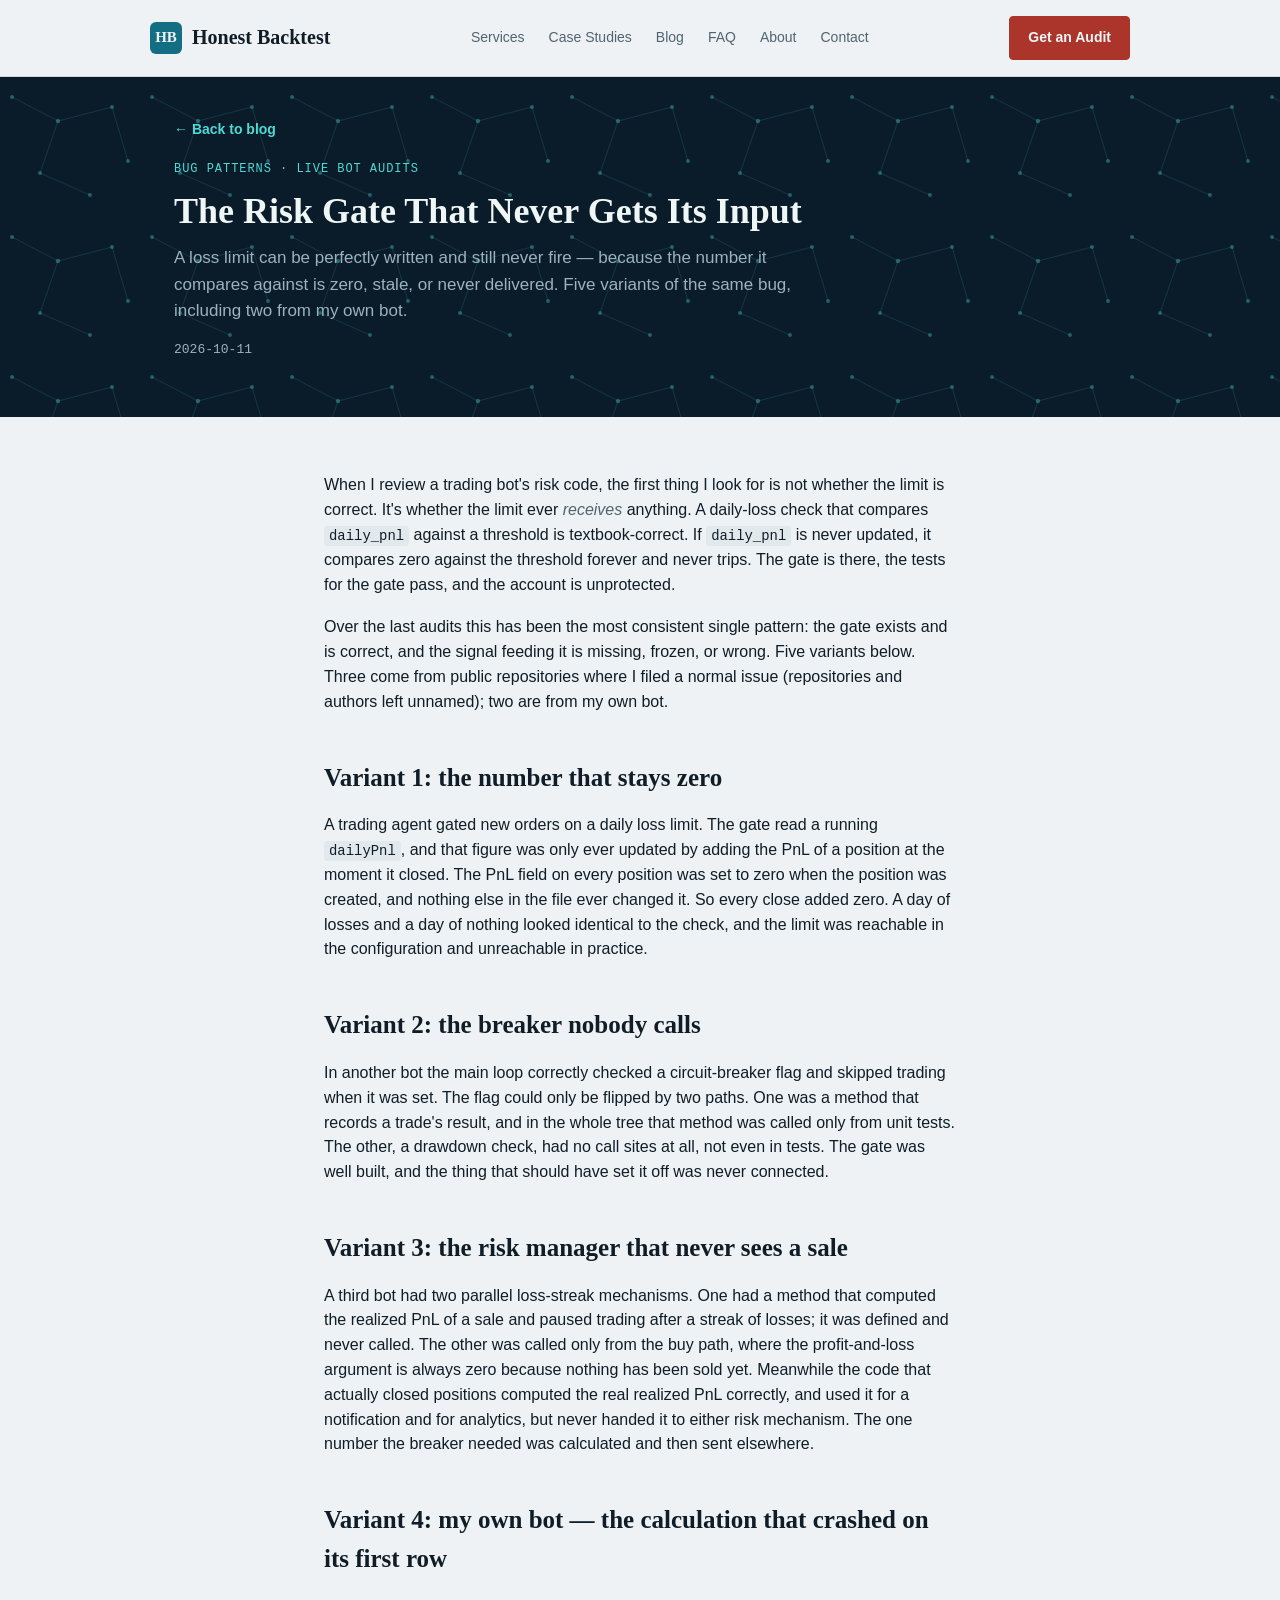
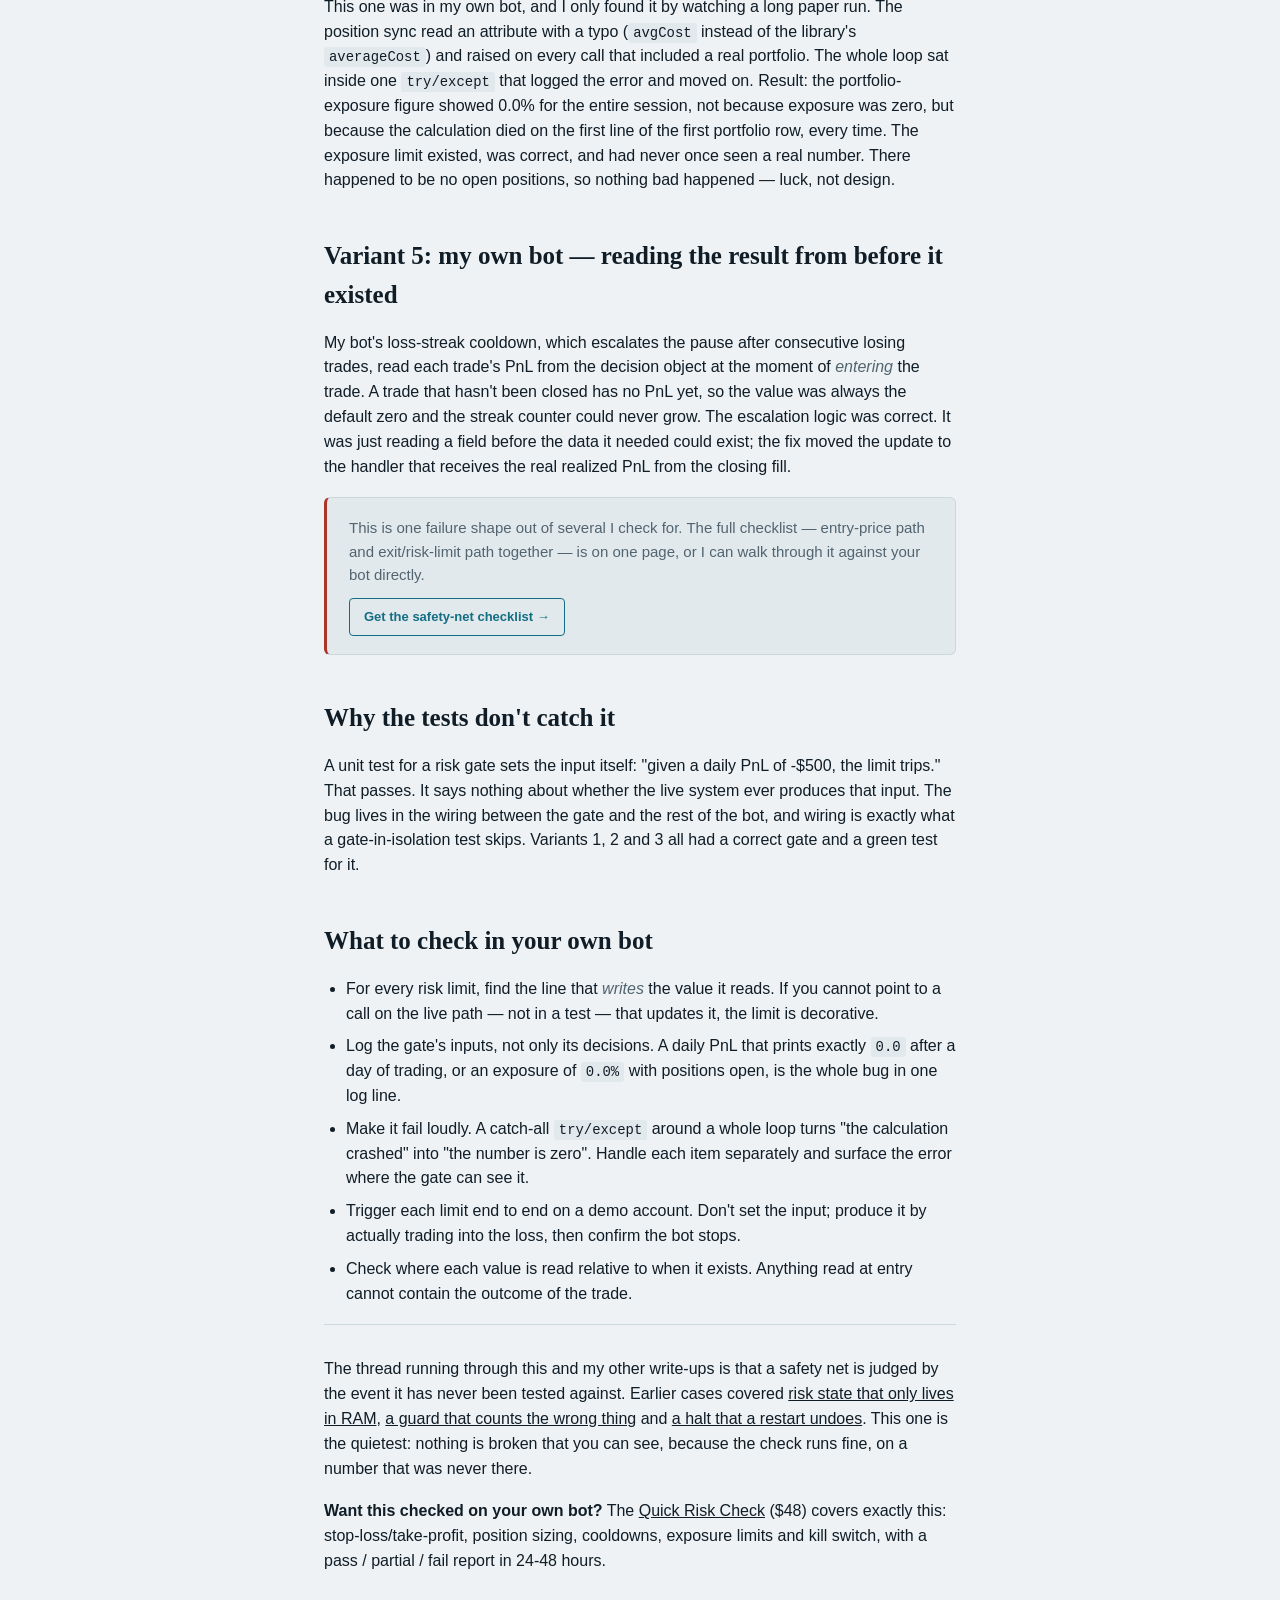
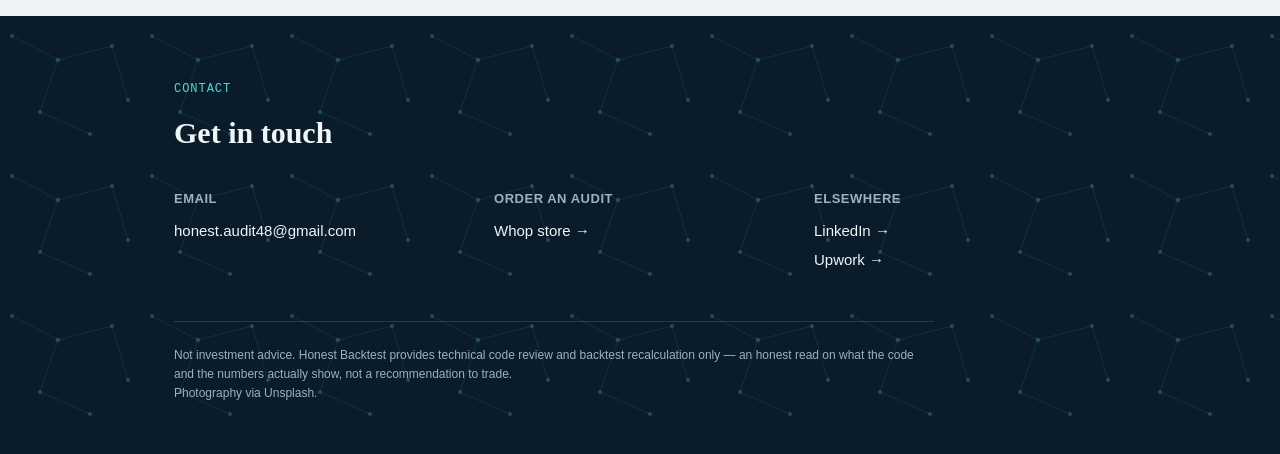
<file: blog/risk-gate-no-input.html>
<!DOCTYPE html>
<html lang="en">
<head>
<!-- Google tag (gtag.js) -->
<script async src="https://www.googletagmanager.com/gtag/js?id=G-0332EXMNZG"></script>
<script>
  window.dataLayer = window.dataLayer || [];
  function gtag(){dataLayer.push(arguments);}
  gtag('js', new Date());
  gtag('config', 'G-0332EXMNZG');
</script>
<!-- Whop pixel -->
<script>!function(w,d,s,u,n,a,b){if(w[n])return;a=w[n]={q:[],t:+new Date,s:[],o:u,track:function(){a.q.push([+new Date].concat([].slice.call(arguments)))},setScope:function(){a.s=[].slice.call(arguments).filter(function(x){return typeof x==="string"});a.q.push([+new Date,"setScope"].concat(a.s))},scope:function(){var c=[].slice.call(arguments);return{track:function(){a.q.push([+new Date].concat([].slice.call(arguments)).concat([{__scope:c}]))}}}};b=d.createElement(s);b.async=1;b.src=u+"/s.js";d.getElementsByTagName(s)[0].parentNode.insertBefore(b,d.getElementsByTagName(s)[0])}(window,document,"script","https://t.whop.tw","whop");whop.setScope("biz_3nliSOcGgTLOOI");whop.track("page");</script>
<meta charset="UTF-8">
<meta name="viewport" content="width=device-width, initial-scale=1.0">
<title>The Risk Gate That Never Gets Its Input — Honest Backtest</title>
<meta name="description" content="Five trading-bot risk limits that were correctly written and never fired, because the number they depend on never arrived: a daily PnL that stays zero, a breaker nobody calls, a position sync that crashes on its first row.">
<link rel="canonical" href="https://honest-backtest.com/blog/risk-gate-no-input.html">
<meta property="og:site_name" content="Honest Backtest">
<meta property="og:type" content="article">
<meta property="og:title" content="The Risk Gate That Never Gets Its Input — Honest Backtest">
<meta property="og:description" content="Five trading-bot risk limits that were correctly written and never fired, because the number they depend on never arrived: a daily PnL that stays zero, a breaker nobody calls, a position sync that crashes on its first row.">
<meta property="og:url" content="https://honest-backtest.com/blog/risk-gate-no-input.html">
<meta name="twitter:card" content="summary">
<link rel="icon" href="data:image/svg+xml,%3Csvg xmlns='http://www.w3.org/2000/svg' viewBox='0 0 64 64'%3E%3Crect width='64' height='64' rx='10' fill='%230a1c2b'/%3E%3Ctext x='32' y='42' font-family='Georgia,serif' font-size='28' font-weight='bold' fill='%234dd9d4' text-anchor='middle'%3EHB%3C/text%3E%3C/svg%3E">
<link rel="stylesheet" href="../assets/site.css">
</head>
<body>

<header class="site">
  <div class="wrap nav">
    <a class="brand" href="../index.html">
      <span class="mark">HB</span>
      Honest Backtest
    </a>
    <nav class="links">
      <a href="../index.html#services">Services</a>
      <a href="../index.html#cases">Case Studies</a>
      <a href="./">Blog</a>
      <a href="../index.html#faq">FAQ</a>
      <a href="../index.html#about">About</a>
      <a href="../index.html#contact">Contact</a>
    </nav>
    <a class="btn btn-primary" href="https://whop.com/honest-backtest/full-bot-audit/" target="_blank" rel="noopener">Get an Audit</a>
  </div>
</header>

<div class="article-header">
  <div class="wrap">
    <a class="back-link" href="./">← Back to blog</a>
    <p class="kicker">Bug Patterns · Live Bot Audits</p>
    <h1>The Risk Gate That Never Gets Its Input</h1>
    <p class="dek">A loss limit can be perfectly written and still never fire — because the number it compares against is zero, stale, or never delivered. Five variants of the same bug, including two from my own bot.</p>
    <p class="meta">2026-10-11</p>
  </div>
</div>
<article class="article">
  <p>When I review a trading bot's risk code, the first thing I look for is not whether the limit is
  correct. It's whether the limit ever <em>receives</em> anything. A daily-loss check that compares
  <code>daily_pnl</code> against a threshold is textbook-correct. If <code>daily_pnl</code> is
  never updated, it compares zero against the threshold forever and never trips. The gate is
  there, the tests for the gate pass, and the account is unprotected.</p>
  <p>Over the last audits this has been the most consistent single pattern: the gate exists and is
  correct, and the signal feeding it is missing, frozen, or wrong. Five variants below. Three come
  from public repositories where I filed a normal issue (repositories and authors left unnamed);
  two are from my own bot.</p>
  <h2>Variant 1: the number that stays zero</h2>
  <p>A trading agent gated new orders on a daily loss limit. The gate read a running
  <code>dailyPnl</code>, and that figure was only ever updated by adding the PnL of a position at
  the moment it closed. The PnL field on every position was set to zero when the position was
  created, and nothing else in the file ever changed it. So every close added zero. A day of losses
  and a day of nothing looked identical to the check, and the limit was reachable in the
  configuration and unreachable in practice.</p>
  <h2>Variant 2: the breaker nobody calls</h2>
  <p>In another bot the main loop correctly checked a circuit-breaker flag and skipped trading when
  it was set. The flag could only be flipped by two paths. One was a method that records a trade's
  result, and in the whole tree that method was called only from unit tests. The other, a
  drawdown check, had no call sites at all, not even in tests. The gate was well built, and the
  thing that should have set it off was never connected.</p>
  <h2>Variant 3: the risk manager that never sees a sale</h2>
  <p>A third bot had two parallel loss-streak mechanisms. One had a method that computed the
  realized PnL of a sale and paused trading after a streak of losses; it was defined and never
  called. The other was called only from the buy path, where the profit-and-loss argument is
  always zero because nothing has been sold yet. Meanwhile the code that actually closed positions
  computed the real realized PnL correctly, and used it for a notification and for analytics, but
  never handed it to either risk mechanism. The one number the breaker needed was calculated and
  then sent elsewhere.</p>
  <h2>Variant 4: my own bot — the calculation that crashed on its first row</h2>
  <p>This one was in my own bot, and I only found it by watching a long paper run. The position
  sync read an attribute with a typo (<code>avgCost</code> instead of the library's
  <code>averageCost</code>) and raised on every call that included a real portfolio. The whole loop
  sat inside one <code>try/except</code> that logged the error and moved on. Result: the
  portfolio-exposure figure showed 0.0% for the entire session, not because exposure was zero, but
  because the calculation died on the first line of the first portfolio row, every time. The
  exposure limit existed, was correct, and had never once seen a real number. There happened to be
  no open positions, so nothing bad happened — luck, not design.</p>
  <h2>Variant 5: my own bot — reading the result from before it existed</h2>
  <p>My bot's loss-streak cooldown, which escalates the pause after consecutive losing trades, read
  each trade's PnL from the decision object at the moment of <em>entering</em> the trade. A trade
  that hasn't been closed has no PnL yet, so the value was always the default zero and the streak
  counter could never grow. The escalation logic was correct. It was just reading a field before
  the data it needed could exist; the fix moved the update to the handler that receives the real
  realized PnL from the closing fill.</p>
  <div class="article-cta">
    <p>This is one failure shape out of several I check for. The full checklist — entry-price path
    and exit/risk-limit path together — is on one page, or I can walk through it against your bot
    directly.</p>
    <a class="btn btn-ghost" href="../checklist.html">Get the safety-net checklist →</a>
  </div>
  <h2>Why the tests don't catch it</h2>
  <p>A unit test for a risk gate sets the input itself: "given a daily PnL of -$500, the limit
  trips." That passes. It says nothing about whether the live system ever produces that
  input. The bug lives in the wiring between the gate and the rest of the bot, and wiring is
  exactly what a gate-in-isolation test skips. Variants 1, 2 and 3 all had a correct gate and a
  green test for it.</p>
  <h2>What to check in your own bot</h2>
  <ul>
    <li>For every risk limit, find the line that <em>writes</em> the value it reads. If you cannot
    point to a call on the live path — not in a test — that updates it, the limit is decorative.</li>
    <li>Log the gate's inputs, not only its decisions. A daily PnL that prints exactly
    <code>0.0</code> after a day of trading, or an exposure of <code>0.0%</code> with positions
    open, is the whole bug in one log line.</li>
    <li>Make it fail loudly. A catch-all <code>try/except</code> around a whole loop turns "the
    calculation crashed" into "the number is zero". Handle each item separately and surface the
    error where the gate can see it.</li>
    <li>Trigger each limit end to end on a demo account. Don't set the input; produce it by
    actually trading into the loss, then confirm the bot stops.</li>
    <li>Check where each value is read relative to when it exists. Anything read at entry cannot
    contain the outcome of the trade.</li>
  </ul>
  <hr>
  <p>The thread running through this and my other write-ups is that a safety net is judged by the
  event it has never been tested against. Earlier cases covered
  <a href="risk-state-in-memory.html">risk state that only lives in RAM</a>,
  <a href="wrong-thing-guard.html">a guard that counts the wrong thing</a> and
  <a href="permanent-halt-restart.html">a halt that a restart undoes</a>. This one is the quietest:
  nothing is broken that you can see, because the check runs fine, on a number that was never
  there.</p>
  <p><strong>Want this checked on your own bot?</strong> The <a href="https://whop.com/honest-backtest/products/quick-risk-check/" target="_blank" rel="noopener">Quick Risk Check</a> ($48) covers exactly this: stop-loss/take-profit, position sizing, cooldowns, exposure limits and kill switch, with a pass / partial / fail report in 24-48 hours.</p>
</article>
<div class="contact-band" id="contact">
  <div class="wrap">
    <p class="kicker">Contact</p>
    <h2>Get in touch</h2>
    <div class="contact-grid">
      <div class="contact-col">
        <strong>Email</strong>
        <a href="mailto:honest.audit48@gmail.com">honest.audit48@gmail.com</a>
      </div>
      <div class="contact-col">
        <strong>Order an audit</strong>
        <a href="https://whop.com/honest-backtest/" target="_blank" rel="noopener">Whop store →</a>
      </div>
      <div class="contact-col">
        <strong>Elsewhere</strong>
        <a href="https://www.linkedin.com/in/valerii-sakara-b7b53826a" target="_blank" rel="noopener">LinkedIn →</a>
        <a href="https://www.upwork.com/freelancers/~0172b73e1bdd2510b4" target="_blank" rel="noopener">Upwork →</a>
      </div>
    </div>
    <p class="disclaimer">Not investment advice. Honest Backtest provides technical code review and
    backtest recalculation only — an honest read on what the code and the numbers actually show,
    not a recommendation to trade.<br>Photography via Unsplash.</p>
  </div>
</div>

<script src="../assets/analytics-events.js"></script>
</body>
</html>
</file>
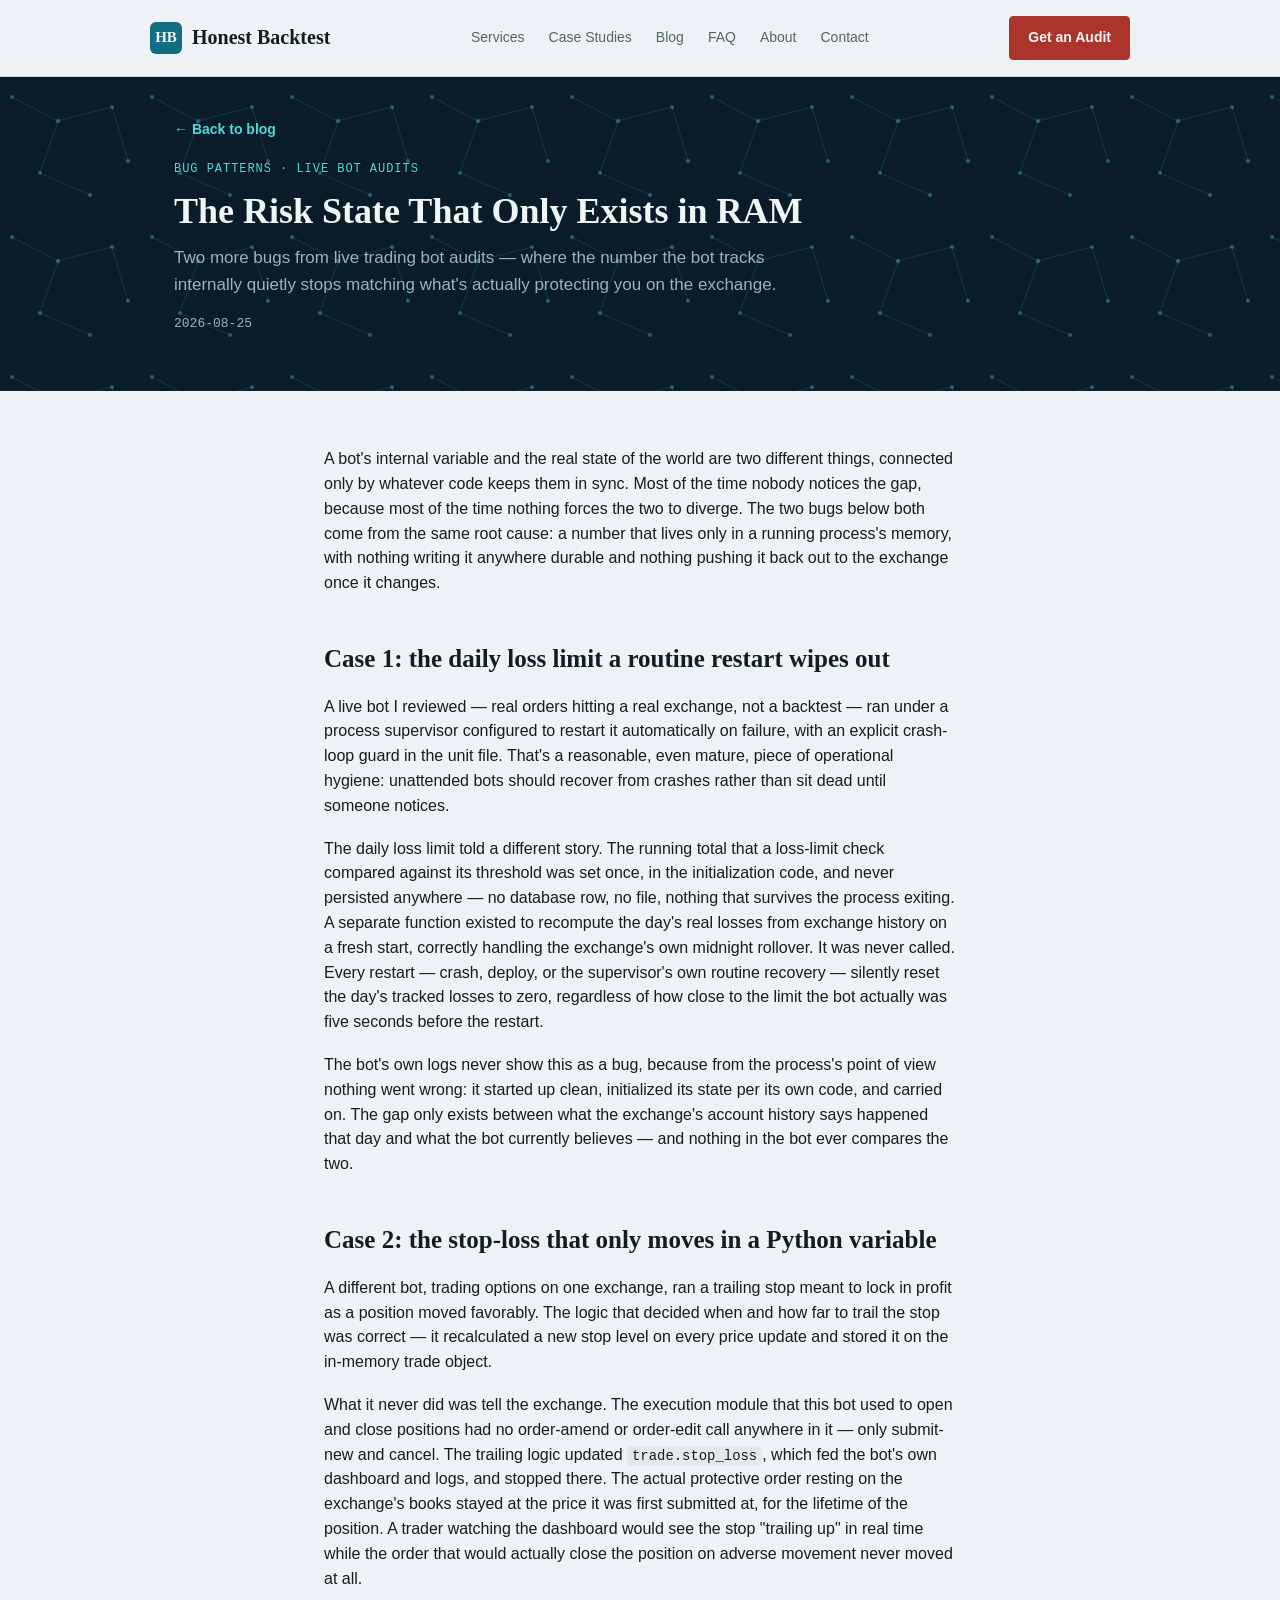
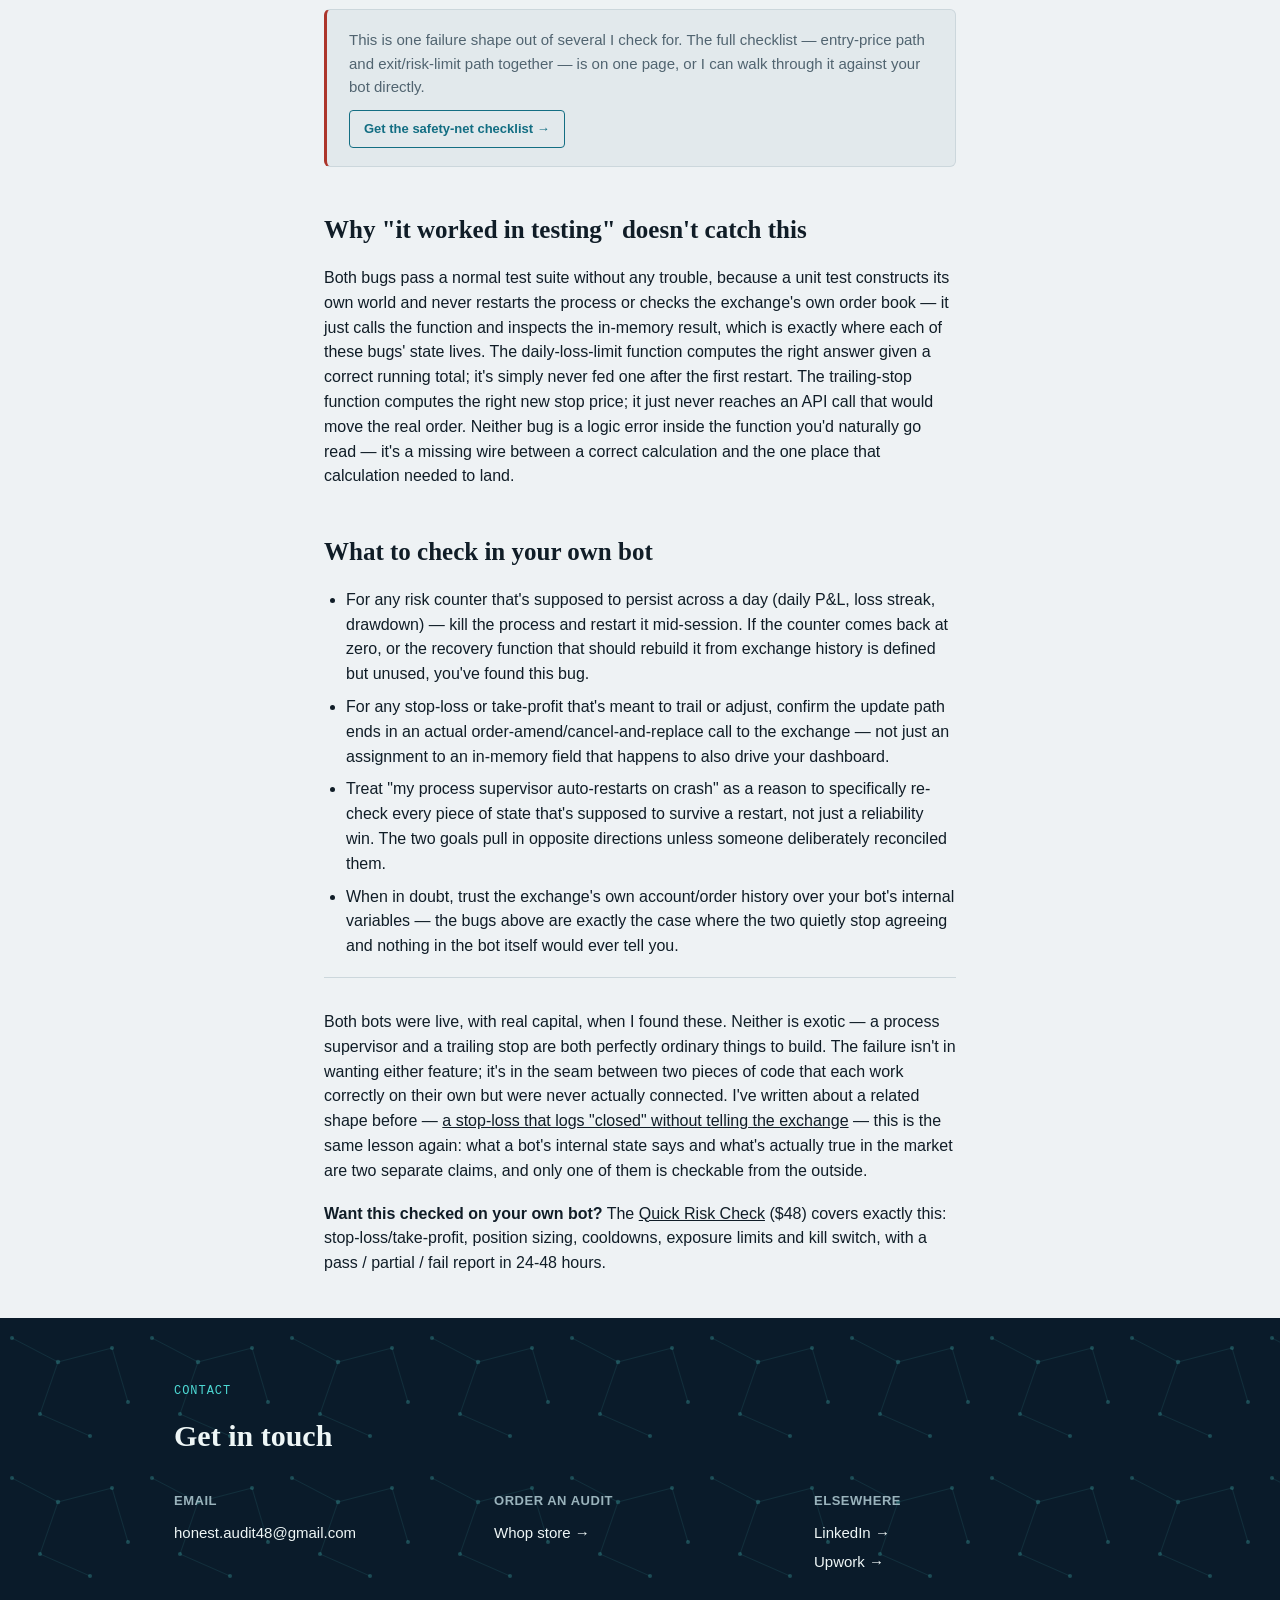
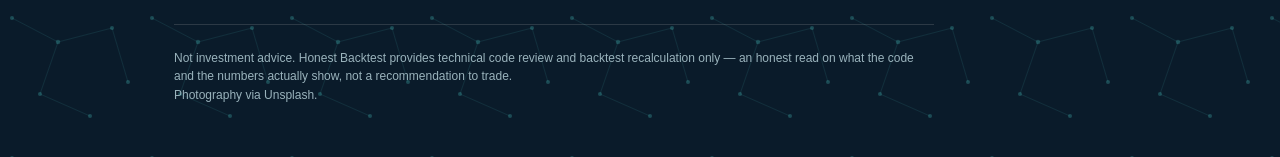
<file: blog/risk-state-in-memory.html>
<!DOCTYPE html>
<html lang="en">
<head>
<!-- Google tag (gtag.js) -->
<script async src="https://www.googletagmanager.com/gtag/js?id=G-0332EXMNZG"></script>
<script>
  window.dataLayer = window.dataLayer || [];
  function gtag(){dataLayer.push(arguments);}
  gtag('js', new Date());
  gtag('config', 'G-0332EXMNZG');
</script>
<!-- Whop pixel -->
<script>!function(w,d,s,u,n,a,b){if(w[n])return;a=w[n]={q:[],t:+new Date,s:[],o:u,track:function(){a.q.push([+new Date].concat([].slice.call(arguments)))},setScope:function(){a.s=[].slice.call(arguments).filter(function(x){return typeof x==="string"});a.q.push([+new Date,"setScope"].concat(a.s))},scope:function(){var c=[].slice.call(arguments);return{track:function(){a.q.push([+new Date].concat([].slice.call(arguments)).concat([{__scope:c}]))}}}};b=d.createElement(s);b.async=1;b.src=u+"/s.js";d.getElementsByTagName(s)[0].parentNode.insertBefore(b,d.getElementsByTagName(s)[0])}(window,document,"script","https://t.whop.tw","whop");whop.setScope("biz_3nliSOcGgTLOOI");whop.track("page");</script>
<meta charset="UTF-8">
<meta name="viewport" content="width=device-width, initial-scale=1.0">
<title>The Risk State That Only Exists in RAM — Honest Backtest</title>
<meta name="description" content="Two more bugs from live trading bot audits — where the number the bot tracks internally quietly stops matching what's actually protecting you on the exchange.">
<link rel="canonical" href="https://honest-backtest.com/blog/risk-state-in-memory.html">
<meta property="og:site_name" content="Honest Backtest">
<meta property="og:type" content="article">
<meta property="og:title" content="The Risk State That Only Exists in RAM — Honest Backtest">
<meta property="og:description" content="Two more bugs from live trading bot audits — where the number the bot tracks internally quietly stops matching what&#x27;s actually protecting you on the exchange.">
<meta property="og:url" content="https://honest-backtest.com/blog/risk-state-in-memory.html">
<meta name="twitter:card" content="summary">
<link rel="icon" href="data:image/svg+xml,%3Csvg xmlns='http://www.w3.org/2000/svg' viewBox='0 0 64 64'%3E%3Crect width='64' height='64' rx='10' fill='%230a1c2b'/%3E%3Ctext x='32' y='42' font-family='Georgia,serif' font-size='28' font-weight='bold' fill='%234dd9d4' text-anchor='middle'%3EHB%3C/text%3E%3C/svg%3E">
<link rel="stylesheet" href="../assets/site.css">
</head>
<body>

<header class="site">
  <div class="wrap nav">
    <a class="brand" href="../index.html">
      <span class="mark">HB</span>
      Honest Backtest
    </a>
    <nav class="links">
      <a href="../index.html#services">Services</a>
      <a href="../index.html#cases">Case Studies</a>
      <a href="./">Blog</a>
      <a href="../index.html#faq">FAQ</a>
      <a href="../index.html#about">About</a>
      <a href="../index.html#contact">Contact</a>
    </nav>
    <a class="btn btn-primary" href="https://whop.com/honest-backtest/full-bot-audit/" target="_blank" rel="noopener">Get an Audit</a>
  </div>
</header>

<div class="article-header">
  <div class="wrap">
    <a class="back-link" href="./">← Back to blog</a>
    <p class="kicker">Bug Patterns · Live Bot Audits</p>
    <h1>The Risk State That Only Exists in RAM</h1>
    <p class="dek">Two more bugs from live trading bot audits — where the number the bot tracks
    internally quietly stops matching what's actually protecting you on the exchange.</p>
    <p class="meta">2026-08-25</p>
  </div>
</div>

<article class="article">
  <p>A bot's internal variable and the real state of the world are two different things, connected
  only by whatever code keeps them in sync. Most of the time nobody notices the gap, because most of
  the time nothing forces the two to diverge. The two bugs below both come from the same root cause:
  a number that lives only in a running process's memory, with nothing writing it anywhere durable
  and nothing pushing it back out to the exchange once it changes.</p>

  <h2>Case 1: the daily loss limit a routine restart wipes out</h2>
  <p>A live bot I reviewed — real orders hitting a real exchange, not a backtest — ran under a process
  supervisor configured to restart it automatically on failure, with an explicit crash-loop guard in
  the unit file. That's a reasonable, even mature, piece of operational hygiene: unattended bots
  should recover from crashes rather than sit dead until someone notices.</p>
  <p>The daily loss limit told a different story. The running total that a loss-limit check compared
  against its threshold was set once, in the initialization code, and never persisted anywhere —
  no database row, no file, nothing that survives the process exiting. A separate function existed
  to recompute the day's real losses from exchange history on a fresh start, correctly handling the
  exchange's own midnight rollover. It was never called. Every restart — crash, deploy, or the
  supervisor's own routine recovery — silently reset the day's tracked losses to zero, regardless of
  how close to the limit the bot actually was five seconds before the restart.</p>
  <p>The bot's own logs never show this as a bug, because from the process's point of view nothing
  went wrong: it started up clean, initialized its state per its own code, and carried on. The gap
  only exists between what the exchange's account history says happened that day and what the bot
  currently believes — and nothing in the bot ever compares the two.</p>

  <h2>Case 2: the stop-loss that only moves in a Python variable</h2>
  <p>A different bot, trading options on one exchange, ran a trailing stop meant to lock in profit
  as a position moved favorably. The logic that decided when and how far to trail the stop was
  correct — it recalculated a new stop level on every price update and stored it on the in-memory
  trade object.</p>
  <p>What it never did was tell the exchange. The execution module that this bot used to open and
  close positions had no order-amend or order-edit call anywhere in it — only submit-new and
  cancel. The trailing logic updated <code>trade.stop_loss</code>, which fed the bot's own dashboard
  and logs, and stopped there. The actual protective order resting on the exchange's books stayed at
  the price it was first submitted at, for the lifetime of the position. A trader watching the
  dashboard would see the stop "trailing up" in real time while the order that would actually close
  the position on adverse movement never moved at all.</p>

  <div class="article-cta">
    <p>This is one failure shape out of several I check for. The full checklist — entry-price path
    and exit/risk-limit path together — is on one page, or I can walk through it against your bot
    directly.</p>
    <a class="btn btn-ghost" href="../checklist.html">Get the safety-net checklist →</a>
  </div>

  <h2>Why "it worked in testing" doesn't catch this</h2>
  <p>Both bugs pass a normal test suite without any trouble, because a unit test constructs its own
  world and never restarts the process or checks the exchange's own order book — it just calls the
  function and inspects the in-memory result, which is exactly where each of these bugs' state lives.
  The daily-loss-limit function computes the right answer given a correct running total; it's simply
  never fed one after the first restart. The trailing-stop function computes the right new stop
  price; it just never reaches an API call that would move the real order. Neither bug is a logic
  error inside the function you'd naturally go read — it's a missing wire between a correct
  calculation and the one place that calculation needed to land.</p>

  <h2>What to check in your own bot</h2>
  <ul>
    <li>For any risk counter that's supposed to persist across a day (daily P&amp;L, loss streak,
    drawdown) — kill the process and restart it mid-session. If the counter comes back at zero, or
    the recovery function that should rebuild it from exchange history is defined but unused, you've
    found this bug.</li>
    <li>For any stop-loss or take-profit that's meant to trail or adjust, confirm the update path
    ends in an actual order-amend/cancel-and-replace call to the exchange — not just an assignment to
    an in-memory field that happens to also drive your dashboard.</li>
    <li>Treat "my process supervisor auto-restarts on crash" as a reason to specifically re-check
    every piece of state that's supposed to survive a restart, not just a reliability win. The two
    goals pull in opposite directions unless someone deliberately reconciled them.</li>
    <li>When in doubt, trust the exchange's own account/order history over your bot's internal
    variables — the bugs above are exactly the case where the two quietly stop agreeing and nothing
    in the bot itself would ever tell you.</li>
  </ul>

  <hr>
  <p>Both bots were live, with real capital, when I found these. Neither is exotic — a process
  supervisor and a trailing stop are both perfectly ordinary things to build. The failure isn't in
  wanting either feature; it's in the seam between two pieces of code that each work correctly on
  their own but were never actually connected. I've written about a related shape before —
  <a href="safety-net-that-isnt-there.html">a stop-loss that logs "closed" without telling the
  exchange</a> — this is the same lesson again: what a bot's internal state says and what's actually
  true in the market are two separate claims, and only one of them is checkable from the outside.</p>
  <p><strong>Want this checked on your own bot?</strong> The <a href="https://whop.com/honest-backtest/products/quick-risk-check/" target="_blank" rel="noopener">Quick Risk Check</a> ($48) covers exactly this: stop-loss/take-profit, position sizing, cooldowns, exposure limits and kill switch, with a pass / partial / fail report in 24-48 hours.</p>
</article>

<div class="contact-band" id="contact">
  <div class="wrap">
    <p class="kicker">Contact</p>
    <h2>Get in touch</h2>
    <div class="contact-grid">
      <div class="contact-col">
        <strong>Email</strong>
        <a href="mailto:honest.audit48@gmail.com">honest.audit48@gmail.com</a>
      </div>
      <div class="contact-col">
        <strong>Order an audit</strong>
        <a href="https://whop.com/honest-backtest/" target="_blank" rel="noopener">Whop store →</a>
      </div>
      <div class="contact-col">
        <strong>Elsewhere</strong>
        <a href="https://www.linkedin.com/in/valerii-sakara-b7b53826a" target="_blank" rel="noopener">LinkedIn →</a>
        <a href="https://www.upwork.com/freelancers/~0172b73e1bdd2510b4" target="_blank" rel="noopener">Upwork →</a>
      </div>
    </div>
    <p class="disclaimer">Not investment advice. Honest Backtest provides technical code review and
    backtest recalculation only — an honest read on what the code and the numbers actually show,
    not a recommendation to trade.<br>Photography via Unsplash.</p>
  </div>
</div>

<script src="../assets/analytics-events.js"></script>
</body>
</html>
</file>
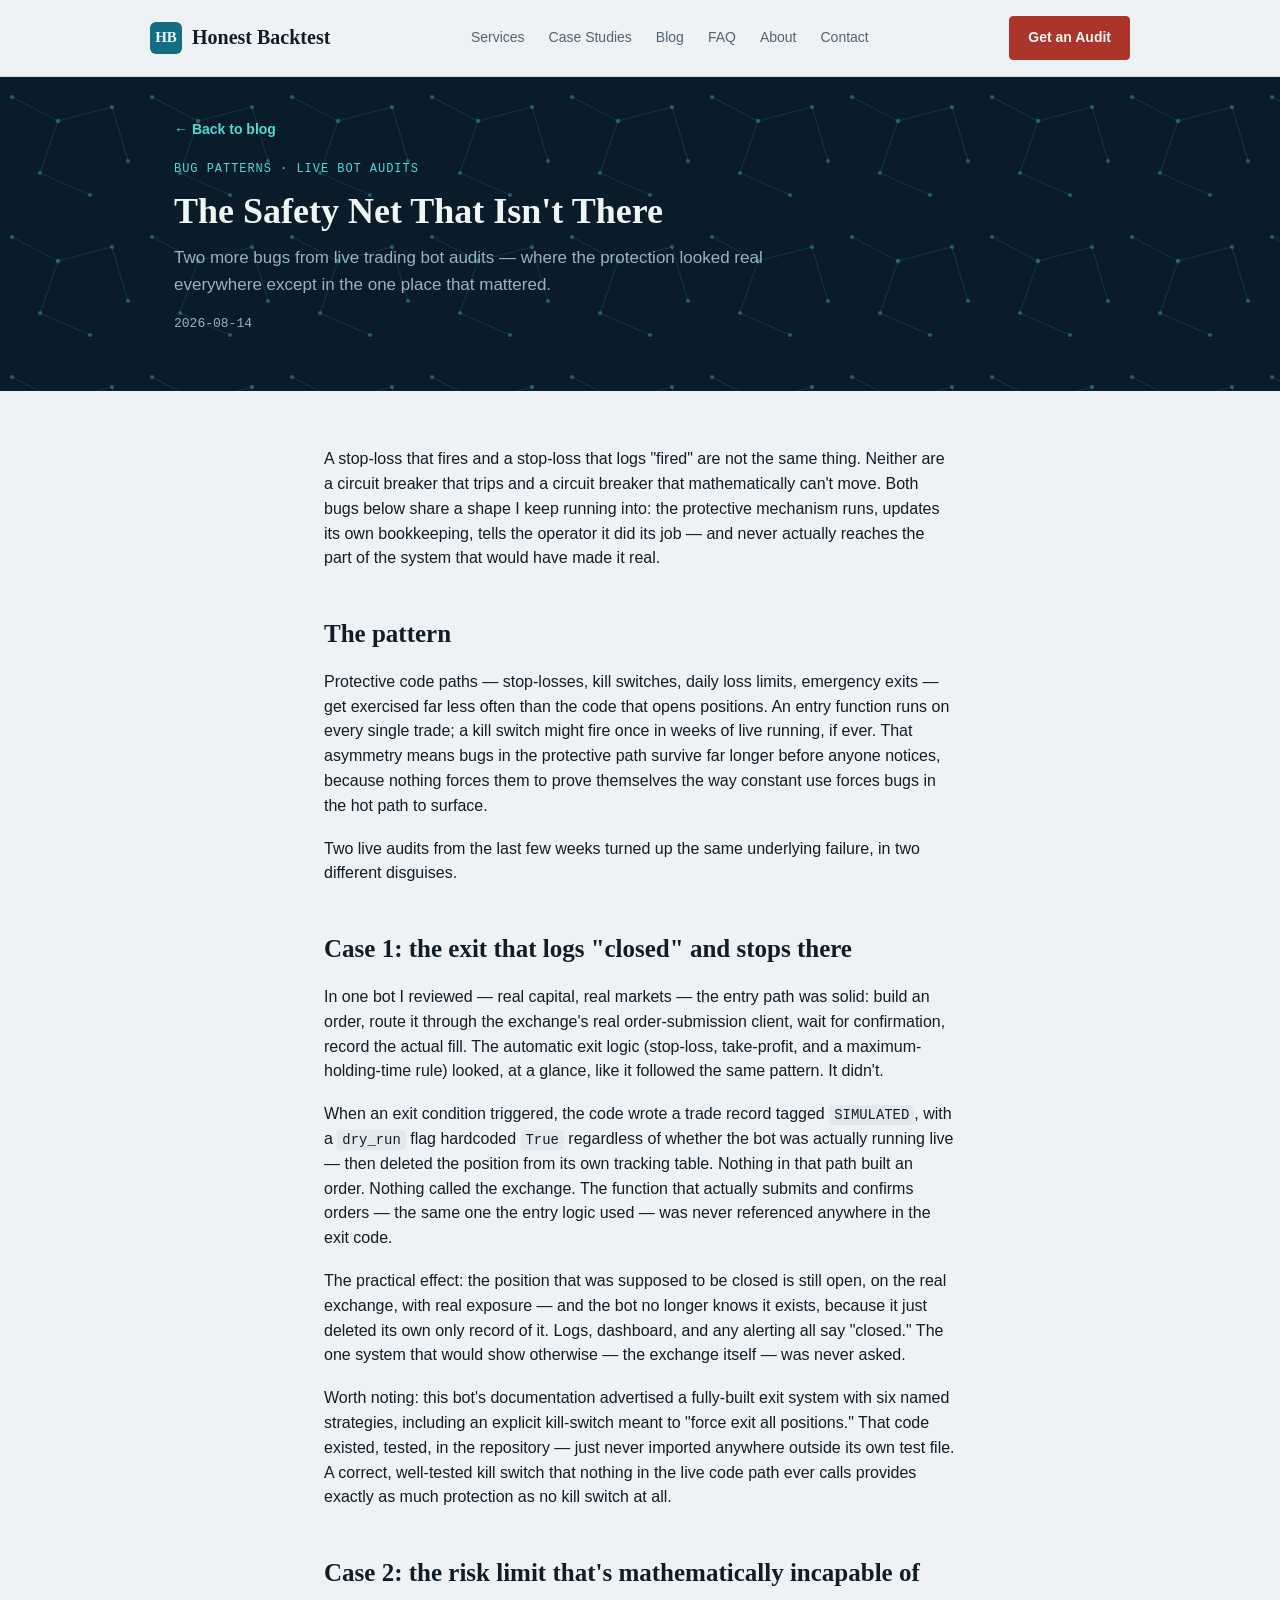
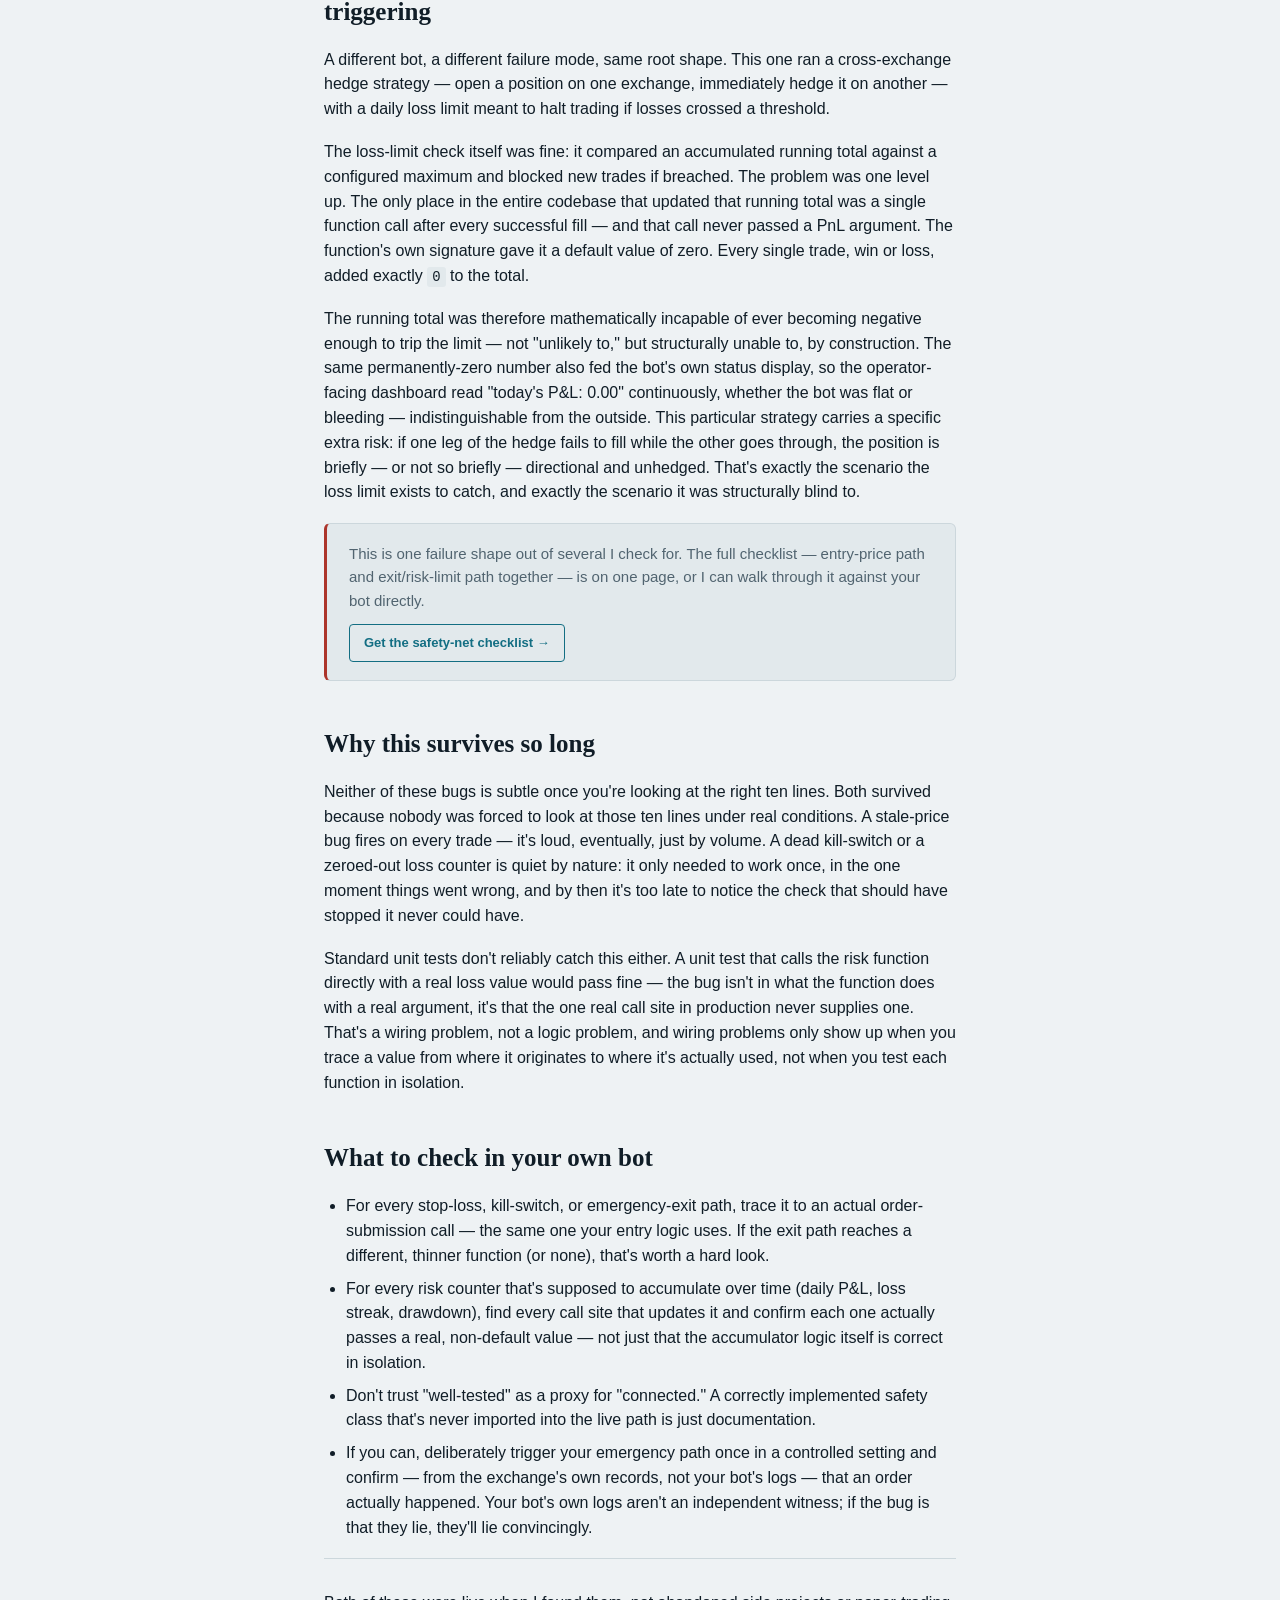
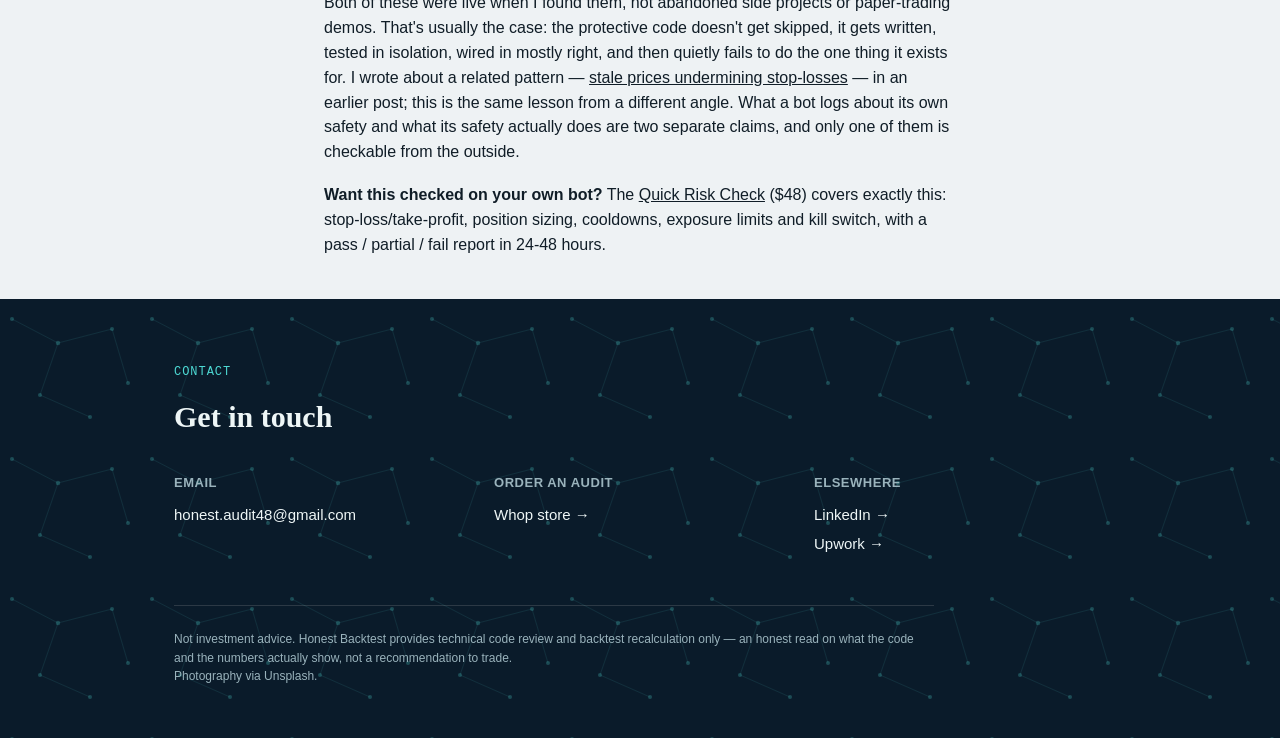
<file: blog/safety-net-that-isnt-there.html>
<!DOCTYPE html>
<html lang="en">
<head>
<!-- Google tag (gtag.js) -->
<script async src="https://www.googletagmanager.com/gtag/js?id=G-0332EXMNZG"></script>
<script>
  window.dataLayer = window.dataLayer || [];
  function gtag(){dataLayer.push(arguments);}
  gtag('js', new Date());
  gtag('config', 'G-0332EXMNZG');
</script>
<!-- Whop pixel -->
<script>!function(w,d,s,u,n,a,b){if(w[n])return;a=w[n]={q:[],t:+new Date,s:[],o:u,track:function(){a.q.push([+new Date].concat([].slice.call(arguments)))},setScope:function(){a.s=[].slice.call(arguments).filter(function(x){return typeof x==="string"});a.q.push([+new Date,"setScope"].concat(a.s))},scope:function(){var c=[].slice.call(arguments);return{track:function(){a.q.push([+new Date].concat([].slice.call(arguments)).concat([{__scope:c}]))}}}};b=d.createElement(s);b.async=1;b.src=u+"/s.js";d.getElementsByTagName(s)[0].parentNode.insertBefore(b,d.getElementsByTagName(s)[0])}(window,document,"script","https://t.whop.tw","whop");whop.setScope("biz_3nliSOcGgTLOOI");whop.track("page");</script>
<meta charset="UTF-8">
<meta name="viewport" content="width=device-width, initial-scale=1.0">
<title>The Safety Net That Isn't There — Honest Backtest</title>
<meta name="description" content="Two more bugs from live trading bot audits — where the protection looked real everywhere except in the one place that mattered.">
<link rel="canonical" href="https://honest-backtest.com/blog/safety-net-that-isnt-there.html">
<meta property="og:site_name" content="Honest Backtest">
<meta property="og:type" content="article">
<meta property="og:title" content="The Safety Net That Isn&#x27;t There — Honest Backtest">
<meta property="og:description" content="Two more bugs from live trading bot audits — where the protection looked real everywhere except in the one place that mattered.">
<meta property="og:url" content="https://honest-backtest.com/blog/safety-net-that-isnt-there.html">
<meta name="twitter:card" content="summary">
<link rel="icon" href="data:image/svg+xml,%3Csvg xmlns='http://www.w3.org/2000/svg' viewBox='0 0 64 64'%3E%3Crect width='64' height='64' rx='10' fill='%230a1c2b'/%3E%3Ctext x='32' y='42' font-family='Georgia,serif' font-size='28' font-weight='bold' fill='%234dd9d4' text-anchor='middle'%3EHB%3C/text%3E%3C/svg%3E">
<link rel="stylesheet" href="../assets/site.css">
</head>
<body>

<header class="site">
  <div class="wrap nav">
    <a class="brand" href="../index.html">
      <span class="mark">HB</span>
      Honest Backtest
    </a>
    <nav class="links">
      <a href="../index.html#services">Services</a>
      <a href="../index.html#cases">Case Studies</a>
      <a href="./">Blog</a>
      <a href="../index.html#faq">FAQ</a>
      <a href="../index.html#about">About</a>
      <a href="../index.html#contact">Contact</a>
    </nav>
    <a class="btn btn-primary" href="https://whop.com/honest-backtest/full-bot-audit/" target="_blank" rel="noopener">Get an Audit</a>
  </div>
</header>

<div class="article-header">
  <div class="wrap">
    <a class="back-link" href="./">← Back to blog</a>
    <p class="kicker">Bug Patterns · Live Bot Audits</p>
    <h1>The Safety Net That Isn't There</h1>
    <p class="dek">Two more bugs from live trading bot audits — where the protection looked real
    everywhere except in the one place that mattered.</p>
    <p class="meta">2026-08-14</p>
  </div>
</div>

<article class="article">
  <p>A stop-loss that fires and a stop-loss that logs "fired" are not the same thing. Neither are a
  circuit breaker that trips and a circuit breaker that mathematically can't move. Both bugs below
  share a shape I keep running into: the protective mechanism runs, updates its own bookkeeping,
  tells the operator it did its job — and never actually reaches the part of the system that would
  have made it real.</p>

  <h2>The pattern</h2>
  <p>Protective code paths — stop-losses, kill switches, daily loss limits, emergency exits — get
  exercised far less often than the code that opens positions. An entry function runs on every single
  trade; a kill switch might fire once in weeks of live running, if ever. That asymmetry means bugs
  in the protective path survive far longer before anyone notices, because nothing forces them to
  prove themselves the way constant use forces bugs in the hot path to surface.</p>
  <p>Two live audits from the last few weeks turned up the same underlying failure, in two different
  disguises.</p>

  <h2>Case 1: the exit that logs "closed" and stops there</h2>
  <p>In one bot I reviewed — real capital, real markets — the entry path was solid: build an order,
  route it through the exchange's real order-submission client, wait for confirmation, record the
  actual fill. The automatic exit logic (stop-loss, take-profit, and a maximum-holding-time rule)
  looked, at a glance, like it followed the same pattern. It didn't.</p>
  <p>When an exit condition triggered, the code wrote a trade record tagged <code>SIMULATED</code>,
  with a <code>dry_run</code> flag hardcoded <code>True</code> regardless of whether the bot was
  actually running live — then deleted the position from its own tracking table. Nothing in that
  path built an order. Nothing called the exchange. The function that actually submits and confirms
  orders — the same one the entry logic used — was never referenced anywhere in the exit code.</p>
  <p>The practical effect: the position that was supposed to be closed is still open, on the real
  exchange, with real exposure — and the bot no longer knows it exists, because it just deleted its
  own only record of it. Logs, dashboard, and any alerting all say "closed." The one system that
  would show otherwise — the exchange itself — was never asked.</p>
  <p>Worth noting: this bot's documentation advertised a fully-built exit system with six named
  strategies, including an explicit kill-switch meant to "force exit all positions." That code
  existed, tested, in the repository — just never imported anywhere outside its own test file. A
  correct, well-tested kill switch that nothing in the live code path ever calls provides exactly as
  much protection as no kill switch at all.</p>

  <h2>Case 2: the risk limit that's mathematically incapable of triggering</h2>
  <p>A different bot, a different failure mode, same root shape. This one ran a cross-exchange hedge
  strategy — open a position on one exchange, immediately hedge it on another — with a daily loss
  limit meant to halt trading if losses crossed a threshold.</p>
  <p>The loss-limit check itself was fine: it compared an accumulated running total against a
  configured maximum and blocked new trades if breached. The problem was one level up. The only place
  in the entire codebase that updated that running total was a single function call after every
  successful fill — and that call never passed a PnL argument. The function's own signature gave it
  a default value of zero. Every single trade, win or loss, added exactly <code>0</code> to the
  total.</p>
  <p>The running total was therefore mathematically incapable of ever becoming negative enough to
  trip the limit — not "unlikely to," but structurally unable to, by construction. The same
  permanently-zero number also fed the bot's own status display, so the operator-facing dashboard
  read "today's P&amp;L: 0.00" continuously, whether the bot was flat or bleeding — indistinguishable
  from the outside. This particular strategy carries a specific extra risk: if one leg of the hedge
  fails to fill while the other goes through, the position is briefly — or not so briefly —
  directional and unhedged. That's exactly the scenario the loss limit exists to catch, and exactly
  the scenario it was structurally blind to.</p>

  <div class="article-cta">
    <p>This is one failure shape out of several I check for. The full checklist — entry-price path
    and exit/risk-limit path together — is on one page, or I can walk through it against your bot
    directly.</p>
    <a class="btn btn-ghost" href="../checklist.html">Get the safety-net checklist →</a>
  </div>

  <h2>Why this survives so long</h2>
  <p>Neither of these bugs is subtle once you're looking at the right ten lines. Both survived
  because nobody was forced to look at those ten lines under real conditions. A stale-price bug fires
  on every trade — it's loud, eventually, just by volume. A dead kill-switch or a zeroed-out loss
  counter is quiet by nature: it only needed to work once, in the one moment things went wrong, and
  by then it's too late to notice the check that should have stopped it never could have.</p>
  <p>Standard unit tests don't reliably catch this either. A unit test that calls the risk function
  directly with a real loss value would pass fine — the bug isn't in what the function does with a
  real argument, it's that the one real call site in production never supplies one. That's a wiring
  problem, not a logic problem, and wiring problems only show up when you trace a value from where it
  originates to where it's actually used, not when you test each function in isolation.</p>

  <h2>What to check in your own bot</h2>
  <ul>
    <li>For every stop-loss, kill-switch, or emergency-exit path, trace it to an actual
    order-submission call — the same one your entry logic uses. If the exit path reaches a different,
    thinner function (or none), that's worth a hard look.</li>
    <li>For every risk counter that's supposed to accumulate over time (daily P&amp;L, loss streak,
    drawdown), find every call site that updates it and confirm each one actually passes a real,
    non-default value — not just that the accumulator logic itself is correct in isolation.</li>
    <li>Don't trust "well-tested" as a proxy for "connected." A correctly implemented safety class
    that's never imported into the live path is just documentation.</li>
    <li>If you can, deliberately trigger your emergency path once in a controlled setting and confirm
    — from the exchange's own records, not your bot's logs — that an order actually happened. Your
    bot's own logs aren't an independent witness; if the bug is that they lie, they'll lie
    convincingly.</li>
  </ul>

  <hr>
  <p>Both of these were live when I found them, not abandoned side projects or paper-trading demos.
  That's usually the case: the protective code doesn't get skipped, it gets written, tested in
  isolation, wired in mostly right, and then quietly fails to do the one thing it exists for. I wrote
  about a related pattern —
  <a href="stale-price-bug.html">stale prices undermining stop-losses</a> — in an earlier post; this
  is the same lesson from a different angle. What a bot logs about its own safety and what its safety
  actually does are two separate claims, and only one of them is checkable from the outside.</p>
  <p><strong>Want this checked on your own bot?</strong> The <a href="https://whop.com/honest-backtest/products/quick-risk-check/" target="_blank" rel="noopener">Quick Risk Check</a> ($48) covers exactly this: stop-loss/take-profit, position sizing, cooldowns, exposure limits and kill switch, with a pass / partial / fail report in 24-48 hours.</p>
</article>

<div class="contact-band" id="contact">
  <div class="wrap">
    <p class="kicker">Contact</p>
    <h2>Get in touch</h2>
    <div class="contact-grid">
      <div class="contact-col">
        <strong>Email</strong>
        <a href="mailto:honest.audit48@gmail.com">honest.audit48@gmail.com</a>
      </div>
      <div class="contact-col">
        <strong>Order an audit</strong>
        <a href="https://whop.com/honest-backtest/" target="_blank" rel="noopener">Whop store →</a>
      </div>
      <div class="contact-col">
        <strong>Elsewhere</strong>
        <a href="https://www.linkedin.com/in/valerii-sakara-b7b53826a" target="_blank" rel="noopener">LinkedIn →</a>
        <a href="https://www.upwork.com/freelancers/~0172b73e1bdd2510b4" target="_blank" rel="noopener">Upwork →</a>
      </div>
    </div>
    <p class="disclaimer">Not investment advice. Honest Backtest provides technical code review and
    backtest recalculation only — an honest read on what the code and the numbers actually show,
    not a recommendation to trade.<br>Photography via Unsplash.</p>
  </div>
</div>

<script src="../assets/analytics-events.js"></script>
</body>
</html>
</file>
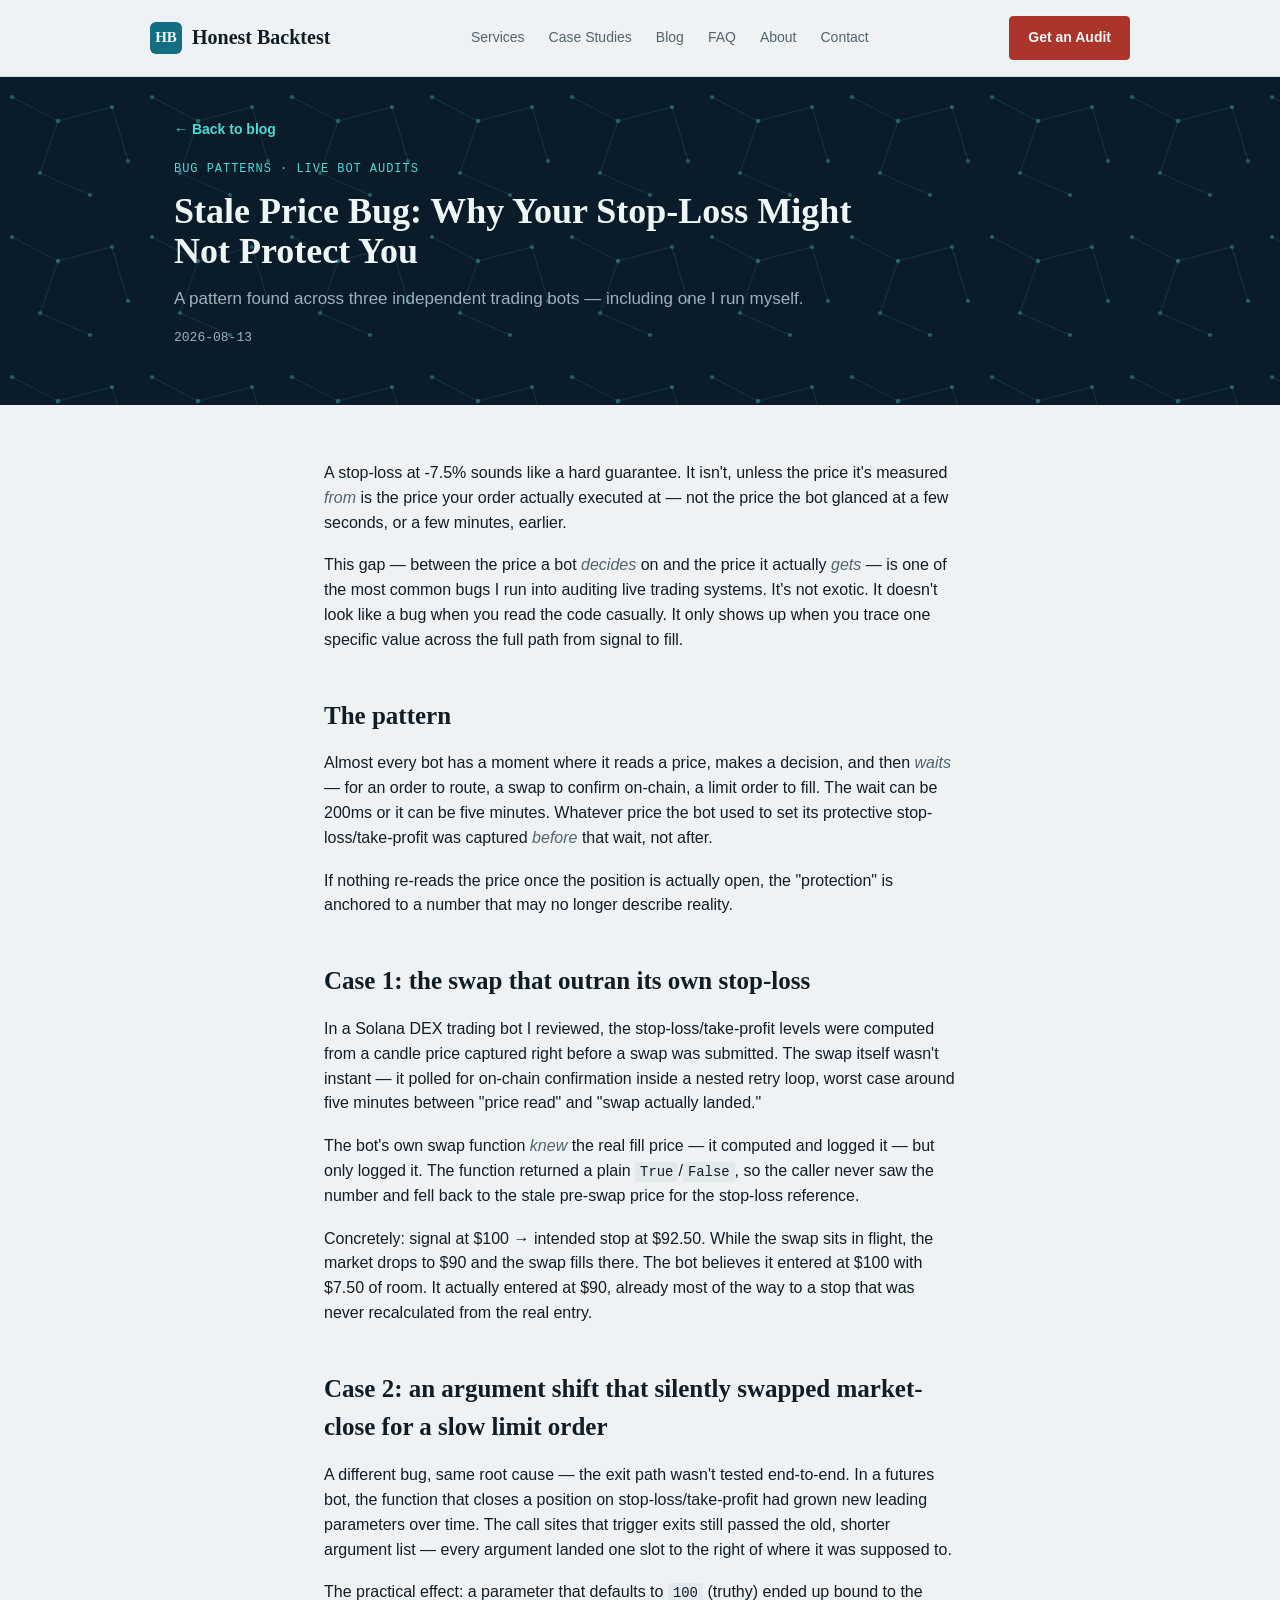
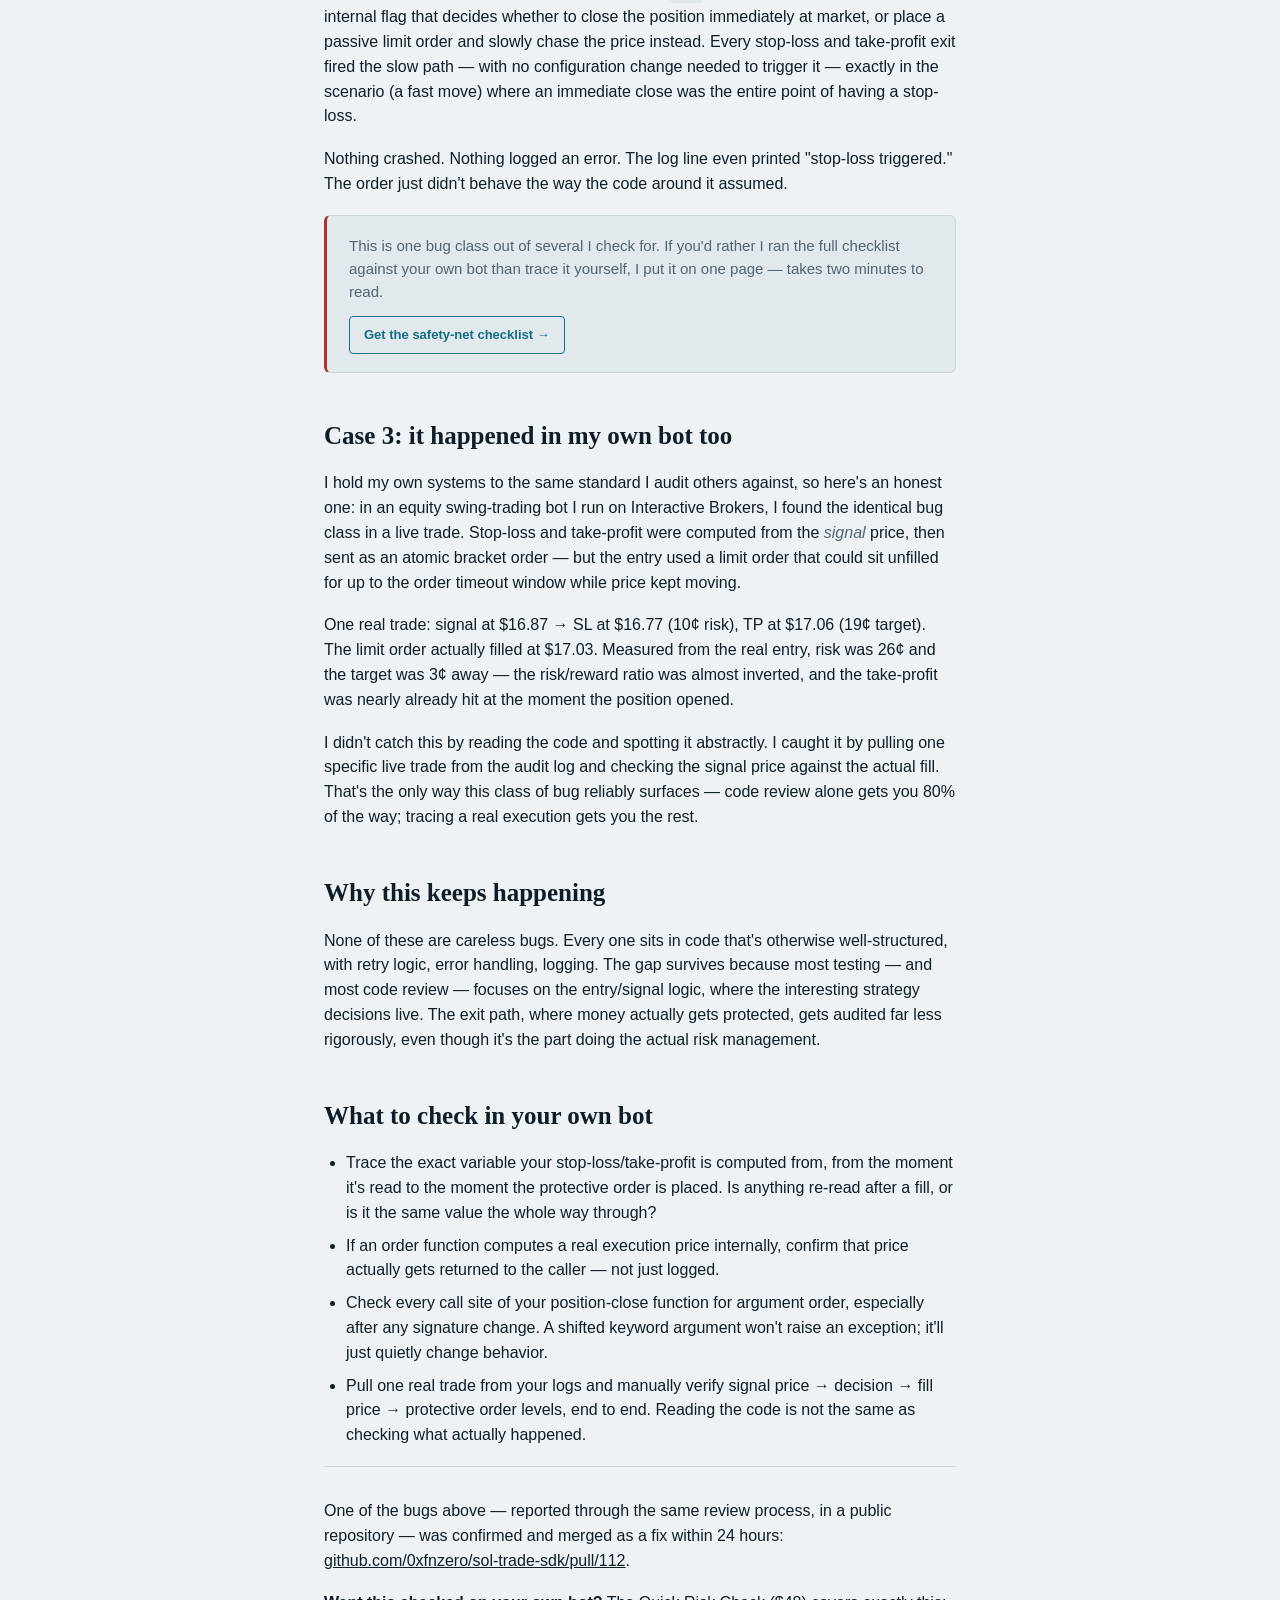
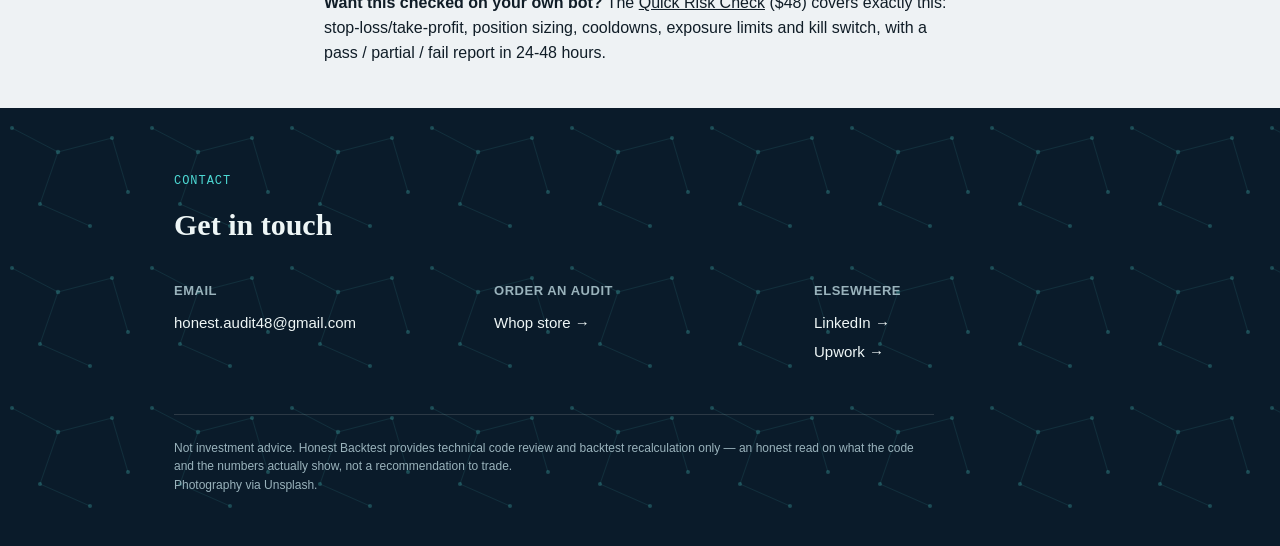
<file: blog/stale-price-bug.html>
<!DOCTYPE html>
<html lang="en">
<head>
<!-- Google tag (gtag.js) -->
<script async src="https://www.googletagmanager.com/gtag/js?id=G-0332EXMNZG"></script>
<script>
  window.dataLayer = window.dataLayer || [];
  function gtag(){dataLayer.push(arguments);}
  gtag('js', new Date());
  gtag('config', 'G-0332EXMNZG');
</script>
<!-- Whop pixel -->
<script>!function(w,d,s,u,n,a,b){if(w[n])return;a=w[n]={q:[],t:+new Date,s:[],o:u,track:function(){a.q.push([+new Date].concat([].slice.call(arguments)))},setScope:function(){a.s=[].slice.call(arguments).filter(function(x){return typeof x==="string"});a.q.push([+new Date,"setScope"].concat(a.s))},scope:function(){var c=[].slice.call(arguments);return{track:function(){a.q.push([+new Date].concat([].slice.call(arguments)).concat([{__scope:c}]))}}}};b=d.createElement(s);b.async=1;b.src=u+"/s.js";d.getElementsByTagName(s)[0].parentNode.insertBefore(b,d.getElementsByTagName(s)[0])}(window,document,"script","https://t.whop.tw","whop");whop.setScope("biz_3nliSOcGgTLOOI");whop.track("page");</script>
<meta charset="UTF-8">
<meta name="viewport" content="width=device-width, initial-scale=1.0">
<title>Stale Price Bug: Why Your Stop-Loss Might Not Protect You — Honest Backtest</title>
<meta name="description" content="A pattern found across three independent trading bots — including one I run myself: stop-loss/take-profit computed from a price that's stale by the time the position opens.">
<link rel="canonical" href="https://honest-backtest.com/blog/stale-price-bug.html">
<meta property="og:site_name" content="Honest Backtest">
<meta property="og:type" content="article">
<meta property="og:title" content="Stale Price Bug: Why Your Stop-Loss Might Not Protect You — Honest Backtest">
<meta property="og:description" content="A pattern found across three independent trading bots — including one I run myself: stop-loss/take-profit computed from a price that&#x27;s stale by the time the position opens.">
<meta property="og:url" content="https://honest-backtest.com/blog/stale-price-bug.html">
<meta name="twitter:card" content="summary">
<link rel="icon" href="data:image/svg+xml,%3Csvg xmlns='http://www.w3.org/2000/svg' viewBox='0 0 64 64'%3E%3Crect width='64' height='64' rx='10' fill='%230a1c2b'/%3E%3Ctext x='32' y='42' font-family='Georgia,serif' font-size='28' font-weight='bold' fill='%234dd9d4' text-anchor='middle'%3EHB%3C/text%3E%3C/svg%3E">
<link rel="stylesheet" href="../assets/site.css">
</head>
<body>

<header class="site">
  <div class="wrap nav">
    <a class="brand" href="../index.html">
      <span class="mark">HB</span>
      Honest Backtest
    </a>
    <nav class="links">
      <a href="../index.html#services">Services</a>
      <a href="../index.html#cases">Case Studies</a>
      <a href="./">Blog</a>
      <a href="../index.html#faq">FAQ</a>
      <a href="../index.html#about">About</a>
      <a href="../index.html#contact">Contact</a>
    </nav>
    <a class="btn btn-primary" href="https://whop.com/honest-backtest/full-bot-audit/" target="_blank" rel="noopener">Get an Audit</a>
  </div>
</header>

<div class="article-header">
  <div class="wrap">
    <a class="back-link" href="./">← Back to blog</a>
    <p class="kicker">Bug Patterns · Live Bot Audits</p>
    <h1>Stale Price Bug: Why Your Stop-Loss Might Not Protect You</h1>
    <p class="dek">A pattern found across three independent trading bots — including one I run myself.</p>
    <p class="meta">2026-08-13</p>
  </div>
</div>

<article class="article">
  <p>A stop-loss at -7.5% sounds like a hard guarantee. It isn't, unless the price it's measured
  <em>from</em> is the price your order actually executed at — not the price the bot glanced at a
  few seconds, or a few minutes, earlier.</p>

  <p>This gap — between the price a bot <em>decides</em> on and the price it actually <em>gets</em> —
  is one of the most common bugs I run into auditing live trading systems. It's not exotic. It
  doesn't look like a bug when you read the code casually. It only shows up when you trace one
  specific value across the full path from signal to fill.</p>

  <h2>The pattern</h2>
  <p>Almost every bot has a moment where it reads a price, makes a decision, and then <em>waits</em>
  — for an order to route, a swap to confirm on-chain, a limit order to fill. The wait can be 200ms
  or it can be five minutes. Whatever price the bot used to set its protective stop-loss/take-profit
  was captured <em>before</em> that wait, not after.</p>
  <p>If nothing re-reads the price once the position is actually open, the "protection" is anchored
  to a number that may no longer describe reality.</p>

  <h2>Case 1: the swap that outran its own stop-loss</h2>
  <p>In a Solana DEX trading bot I reviewed, the stop-loss/take-profit levels were computed from a
  candle price captured right before a swap was submitted. The swap itself wasn't instant — it
  polled for on-chain confirmation inside a nested retry loop, worst case around five minutes
  between "price read" and "swap actually landed."</p>
  <p>The bot's own swap function <em>knew</em> the real fill price — it computed and logged it — but
  only logged it. The function returned a plain <code>True</code>/<code>False</code>, so the caller
  never saw the number and fell back to the stale pre-swap price for the stop-loss reference.</p>
  <p>Concretely: signal at $100 → intended stop at $92.50. While the swap sits in flight, the market
  drops to $90 and the swap fills there. The bot believes it entered at $100 with $7.50 of room. It
  actually entered at $90, already most of the way to a stop that was never recalculated from the
  real entry.</p>

  <h2>Case 2: an argument shift that silently swapped market-close for a slow limit order</h2>
  <p>A different bug, same root cause — the exit path wasn't tested end-to-end. In a futures bot,
  the function that closes a position on stop-loss/take-profit had grown new leading parameters over
  time. The call sites that trigger exits still passed the old, shorter argument list — every
  argument landed one slot to the right of where it was supposed to.</p>
  <p>The practical effect: a parameter that defaults to <code>100</code> (truthy) ended up bound to
  the internal flag that decides whether to close the position immediately at market, or place a
  passive limit order and slowly chase the price instead. Every stop-loss and take-profit exit fired
  the slow path — with no configuration change needed to trigger it — exactly in the scenario (a
  fast move) where an immediate close was the entire point of having a stop-loss.</p>
  <p>Nothing crashed. Nothing logged an error. The log line even printed "stop-loss triggered." The
  order just didn't behave the way the code around it assumed.</p>

  <div class="article-cta">
    <p>This is one bug class out of several I check for. If you'd rather I ran the full checklist
    against your own bot than trace it yourself, I put it on one page — takes two minutes to read.</p>
    <a class="btn btn-ghost" href="../checklist.html">Get the safety-net checklist →</a>
  </div>

  <h2>Case 3: it happened in my own bot too</h2>
  <p>I hold my own systems to the same standard I audit others against, so here's an honest one: in
  an equity swing-trading bot I run on Interactive Brokers, I found the identical bug class in a live
  trade. Stop-loss and take-profit were computed from the <em>signal</em> price, then sent as an
  atomic bracket order — but the entry used a limit order that could sit unfilled for up to the order
  timeout window while price kept moving.</p>
  <p>One real trade: signal at $16.87 → SL at $16.77 (10¢ risk), TP at $17.06 (19¢ target). The limit
  order actually filled at $17.03. Measured from the real entry, risk was 26¢ and the target was 3¢
  away — the risk/reward ratio was almost inverted, and the take-profit was nearly already hit at the
  moment the position opened.</p>
  <p>I didn't catch this by reading the code and spotting it abstractly. I caught it by pulling one
  specific live trade from the audit log and checking the signal price against the actual fill.
  That's the only way this class of bug reliably surfaces — code review alone gets you 80% of the
  way; tracing a real execution gets you the rest.</p>

  <h2>Why this keeps happening</h2>
  <p>None of these are careless bugs. Every one sits in code that's otherwise well-structured, with
  retry logic, error handling, logging. The gap survives because most testing — and most code review
  — focuses on the entry/signal logic, where the interesting strategy decisions live. The exit path,
  where money actually gets protected, gets audited far less rigorously, even though it's the part
  doing the actual risk management.</p>

  <h2>What to check in your own bot</h2>
  <ul>
    <li>Trace the exact variable your stop-loss/take-profit is computed from, from the moment it's
    read to the moment the protective order is placed. Is anything re-read after a fill, or is it the
    same value the whole way through?</li>
    <li>If an order function computes a real execution price internally, confirm that price actually
    gets returned to the caller — not just logged.</li>
    <li>Check every call site of your position-close function for argument order, especially after
    any signature change. A shifted keyword argument won't raise an exception; it'll just quietly
    change behavior.</li>
    <li>Pull one real trade from your logs and manually verify signal price → decision → fill price →
    protective order levels, end to end. Reading the code is not the same as checking what actually
    happened.</li>
  </ul>

  <hr>
  <p>One of the bugs above — reported through the same review process, in a public repository — was
  confirmed and merged as a fix within 24 hours:
  <a href="https://github.com/0xfnzero/sol-trade-sdk/pull/112" target="_blank" rel="noopener">github.com/0xfnzero/sol-trade-sdk/pull/112</a>.</p>
  <p><strong>Want this checked on your own bot?</strong> The <a href="https://whop.com/honest-backtest/products/quick-risk-check/" target="_blank" rel="noopener">Quick Risk Check</a> ($48) covers exactly this: stop-loss/take-profit, position sizing, cooldowns, exposure limits and kill switch, with a pass / partial / fail report in 24-48 hours.</p>
</article>

<div class="contact-band" id="contact">
  <div class="wrap">
    <p class="kicker">Contact</p>
    <h2>Get in touch</h2>
    <div class="contact-grid">
      <div class="contact-col">
        <strong>Email</strong>
        <a href="mailto:honest.audit48@gmail.com">honest.audit48@gmail.com</a>
      </div>
      <div class="contact-col">
        <strong>Order an audit</strong>
        <a href="https://whop.com/honest-backtest/" target="_blank" rel="noopener">Whop store →</a>
      </div>
      <div class="contact-col">
        <strong>Elsewhere</strong>
        <a href="https://www.linkedin.com/in/valerii-sakara-b7b53826a" target="_blank" rel="noopener">LinkedIn →</a>
        <a href="https://www.upwork.com/freelancers/~0172b73e1bdd2510b4" target="_blank" rel="noopener">Upwork →</a>
      </div>
    </div>
    <p class="disclaimer">Not investment advice. Honest Backtest provides technical code review and
    backtest recalculation only — an honest read on what the code and the numbers actually show,
    not a recommendation to trade.<br>Photography via Unsplash.</p>
  </div>
</div>

<script src="../assets/analytics-events.js"></script>
</body>
</html>
</file>
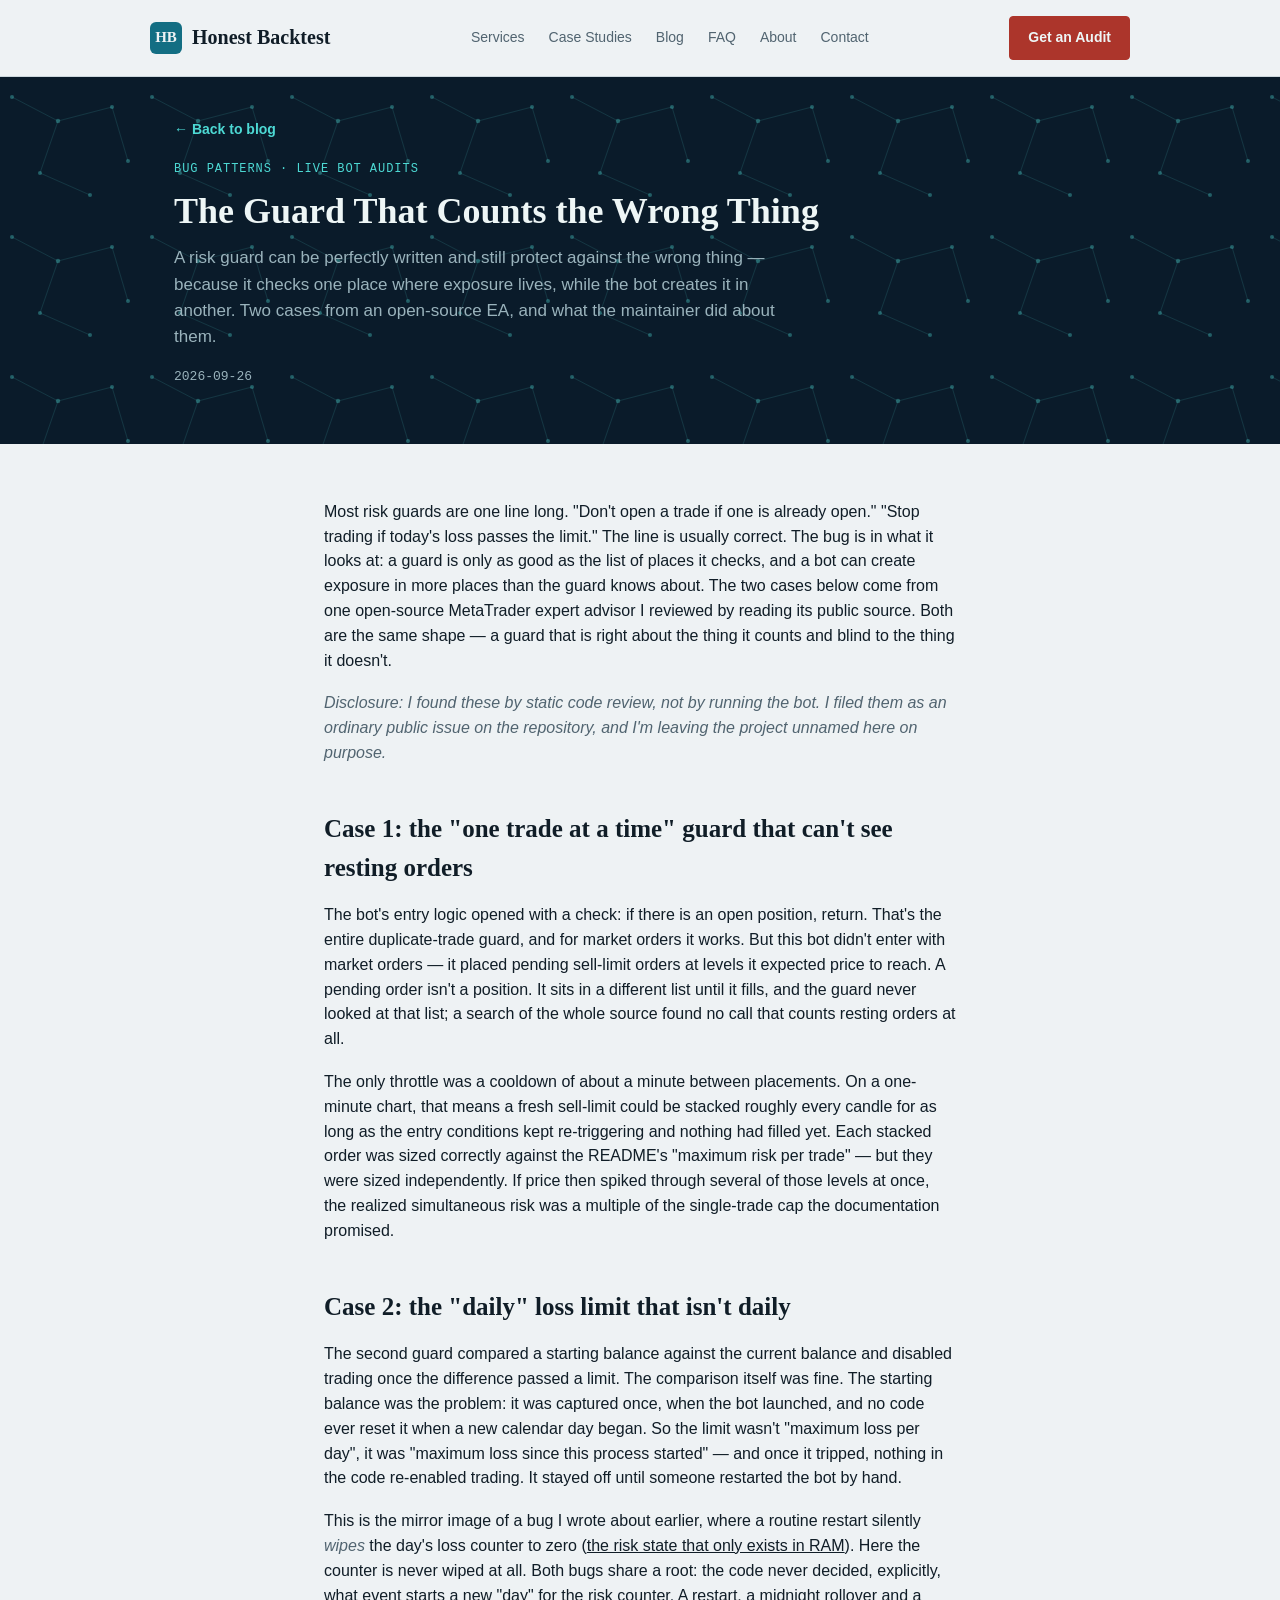
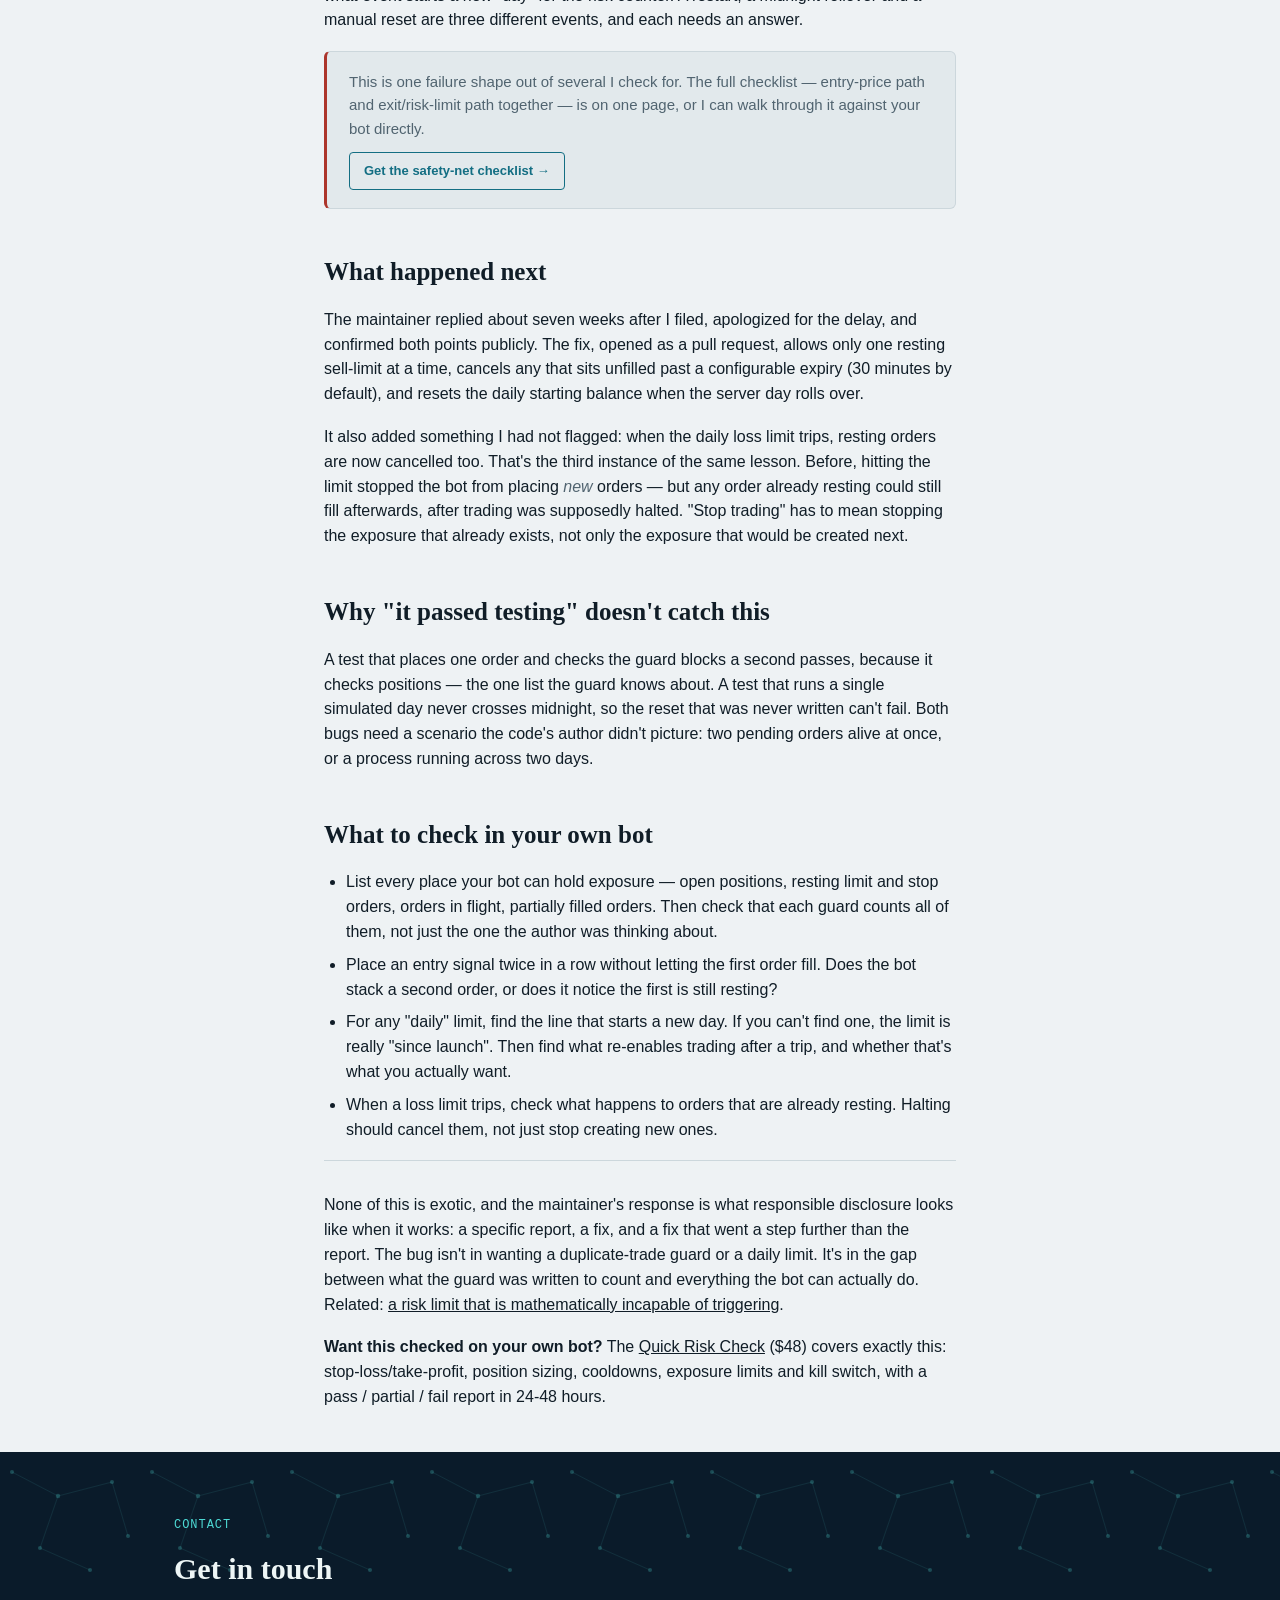
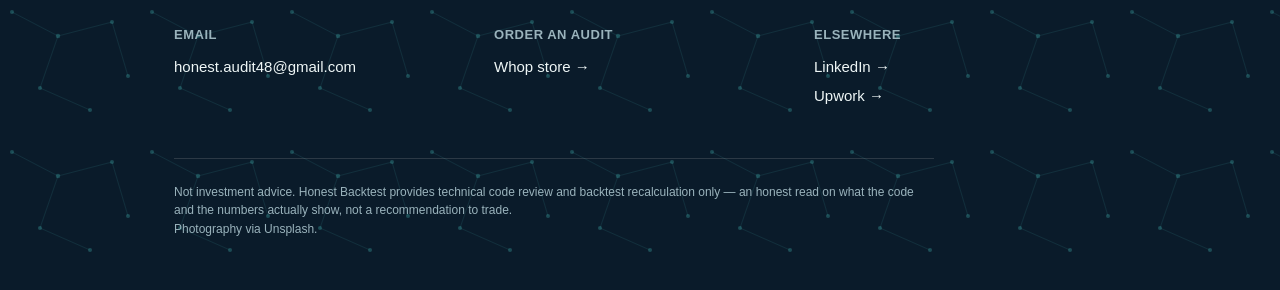
<file: blog/wrong-thing-guard.html>
<!DOCTYPE html>
<html lang="en">
<head>
<!-- Google tag (gtag.js) -->
<script async src="https://www.googletagmanager.com/gtag/js?id=G-0332EXMNZG"></script>
<script>
  window.dataLayer = window.dataLayer || [];
  function gtag(){dataLayer.push(arguments);}
  gtag('js', new Date());
  gtag('config', 'G-0332EXMNZG');
</script>
<!-- Whop pixel -->
<script>!function(w,d,s,u,n,a,b){if(w[n])return;a=w[n]={q:[],t:+new Date,s:[],o:u,track:function(){a.q.push([+new Date].concat([].slice.call(arguments)))},setScope:function(){a.s=[].slice.call(arguments).filter(function(x){return typeof x==="string"});a.q.push([+new Date,"setScope"].concat(a.s))},scope:function(){var c=[].slice.call(arguments);return{track:function(){a.q.push([+new Date].concat([].slice.call(arguments)).concat([{__scope:c}]))}}}};b=d.createElement(s);b.async=1;b.src=u+"/s.js";d.getElementsByTagName(s)[0].parentNode.insertBefore(b,d.getElementsByTagName(s)[0])}(window,document,"script","https://t.whop.tw","whop");whop.setScope("biz_3nliSOcGgTLOOI");whop.track("page");</script>
<meta charset="UTF-8">
<meta name="viewport" content="width=device-width, initial-scale=1.0">
<title>The Guard That Counts the Wrong Thing — Honest Backtest</title>
<meta name="description" content="Two bugs from an open-source trading bot audit: a duplicate-trade guard that checks open positions but not resting orders, and a "daily" loss limit that is really since-launch. Plus what happened when the maintainer replied.">
<link rel="canonical" href="https://honest-backtest.com/blog/wrong-thing-guard.html">
<meta property="og:site_name" content="Honest Backtest">
<meta property="og:type" content="article">
<meta property="og:title" content="The Guard That Counts the Wrong Thing — Honest Backtest">
<meta property="og:description" content="Two bugs from an open-source trading bot audit: a duplicate-trade guard that checks open positions but not resting orders, and a ">
<meta property="og:url" content="https://honest-backtest.com/blog/wrong-thing-guard.html">
<meta name="twitter:card" content="summary">
<link rel="icon" href="data:image/svg+xml,%3Csvg xmlns='http://www.w3.org/2000/svg' viewBox='0 0 64 64'%3E%3Crect width='64' height='64' rx='10' fill='%230a1c2b'/%3E%3Ctext x='32' y='42' font-family='Georgia,serif' font-size='28' font-weight='bold' fill='%234dd9d4' text-anchor='middle'%3EHB%3C/text%3E%3C/svg%3E">
<link rel="stylesheet" href="../assets/site.css">
</head>
<body>

<header class="site">
  <div class="wrap nav">
    <a class="brand" href="../index.html">
      <span class="mark">HB</span>
      Honest Backtest
    </a>
    <nav class="links">
      <a href="../index.html#services">Services</a>
      <a href="../index.html#cases">Case Studies</a>
      <a href="./">Blog</a>
      <a href="../index.html#faq">FAQ</a>
      <a href="../index.html#about">About</a>
      <a href="../index.html#contact">Contact</a>
    </nav>
    <a class="btn btn-primary" href="https://whop.com/honest-backtest/full-bot-audit/" target="_blank" rel="noopener">Get an Audit</a>
  </div>
</header>

<div class="article-header">
  <div class="wrap">
    <a class="back-link" href="./">← Back to blog</a>
    <p class="kicker">Bug Patterns · Live Bot Audits</p>
    <h1>The Guard That Counts the Wrong Thing</h1>
    <p class="dek">A risk guard can be perfectly written and still protect against the wrong thing — because it checks one place where exposure lives, while the bot creates it in another. Two cases from an open-source EA, and what the maintainer did about them.</p>
    <p class="meta">2026-09-26</p>
  </div>
</div>

<article class="article">
  <p>Most risk guards are one line long. "Don't open a trade if one is already open." "Stop trading
  if today's loss passes the limit." The line is usually correct. The bug is in what it looks at:
  a guard is only as good as the list of places it checks, and a bot can create exposure in more
  places than the guard knows about. The two cases below come from one open-source MetaTrader
  expert advisor I reviewed by reading its public source. Both are the same shape — a guard that
  is right about the thing it counts and blind to the thing it doesn't.</p>

  <p><em>Disclosure: I found these by static code review, not by running the bot. I filed them
  as an ordinary public issue on the repository, and I'm leaving the project unnamed here on
  purpose.</em></p>

  <h2>Case 1: the "one trade at a time" guard that can't see resting orders</h2>
  <p>The bot's entry logic opened with a check: if there is an open position, return. That's the
  entire duplicate-trade guard, and for market orders it works. But this bot didn't enter with
  market orders — it placed pending sell-limit orders at levels it expected price to reach. A
  pending order isn't a position. It sits in a different list until it fills, and the guard never
  looked at that list; a search of the whole source found no call that counts resting orders at all.</p>
  <p>The only throttle was a cooldown of about a minute between placements. On a one-minute chart,
  that means a fresh sell-limit could be stacked roughly every candle for as long as the entry
  conditions kept re-triggering and nothing had filled yet. Each stacked order was sized
  correctly against the README's "maximum risk per trade" — but they were sized independently.
  If price then spiked through several of those levels at once, the realized simultaneous risk was
  a multiple of the single-trade cap the documentation promised.</p>

  <h2>Case 2: the "daily" loss limit that isn't daily</h2>
  <p>The second guard compared a starting balance against the current balance and disabled trading
  once the difference passed a limit. The comparison itself was fine. The starting balance was the
  problem: it was captured once, when the bot launched, and no code ever reset it when a new
  calendar day began. So the limit wasn't "maximum loss per day", it was "maximum loss since this
  process started" — and once it tripped, nothing in the code re-enabled trading. It stayed off
  until someone restarted the bot by hand.</p>
  <p>This is the mirror image of a bug I wrote about earlier, where a routine restart silently
  <em>wipes</em> the day's loss counter to zero
  (<a href="risk-state-in-memory.html">the risk state that only exists in RAM</a>). Here the counter
  is never wiped at all. Both bugs share a root: the code never decided, explicitly, what event
  starts a new "day" for the risk counter. A restart, a midnight rollover and a manual reset are
  three different events, and each needs an answer.</p>

  <div class="article-cta">
    <p>This is one failure shape out of several I check for. The full checklist — entry-price path
    and exit/risk-limit path together — is on one page, or I can walk through it against your bot
    directly.</p>
    <a class="btn btn-ghost" href="../checklist.html">Get the safety-net checklist →</a>
  </div>

  <h2>What happened next</h2>
  <p>The maintainer replied about seven weeks after I filed, apologized for the delay, and
  confirmed both points publicly. The fix, opened as a pull request, allows only one resting
  sell-limit at a time, cancels any that sits unfilled past a configurable expiry (30 minutes by
  default), and resets the daily starting balance when the server day rolls over.</p>
  <p>It also added something I had not flagged: when the daily loss limit trips, resting orders
  are now cancelled too. That's the third instance of the same lesson. Before, hitting the limit
  stopped the bot from placing <em>new</em> orders — but any order already resting could still
  fill afterwards, after trading was supposedly halted. "Stop trading" has to mean stopping the
  exposure that already exists, not only the exposure that would be created next.</p>

  <h2>Why "it passed testing" doesn't catch this</h2>
  <p>A test that places one order and checks the guard blocks a second passes, because it checks
  positions — the one list the guard knows about. A test that runs a single simulated day never
  crosses midnight, so the reset that was never written can't fail. Both bugs need a scenario the
  code's author didn't picture: two pending orders alive at once, or a process running across two
  days.</p>

  <h2>What to check in your own bot</h2>
  <ul>
    <li>List every place your bot can hold exposure — open positions, resting limit and stop
    orders, orders in flight, partially filled orders. Then check that each guard counts all of
    them, not just the one the author was thinking about.</li>
    <li>Place an entry signal twice in a row without letting the first order fill. Does the bot
    stack a second order, or does it notice the first is still resting?</li>
    <li>For any "daily" limit, find the line that starts a new day. If you can't find one, the
    limit is really "since launch". Then find what re-enables trading after a trip, and whether
    that's what you actually want.</li>
    <li>When a loss limit trips, check what happens to orders that are already resting. Halting
    should cancel them, not just stop creating new ones.</li>
  </ul>

  <hr>
  <p>None of this is exotic, and the maintainer's response is what responsible disclosure looks
  like when it works: a specific report, a fix, and a fix that went a step further than the
  report. The bug isn't in wanting a duplicate-trade guard or a daily limit. It's in the gap between what the guard
  was written to count and everything the bot can actually do. Related:
  <a href="safety-net-that-isnt-there.html">a risk limit that is mathematically incapable of
  triggering</a>.</p>
  <p><strong>Want this checked on your own bot?</strong> The <a href="https://whop.com/honest-backtest/products/quick-risk-check/" target="_blank" rel="noopener">Quick Risk Check</a> ($48) covers exactly this: stop-loss/take-profit, position sizing, cooldowns, exposure limits and kill switch, with a pass / partial / fail report in 24-48 hours.</p>
</article>

<div class="contact-band" id="contact">
  <div class="wrap">
    <p class="kicker">Contact</p>
    <h2>Get in touch</h2>
    <div class="contact-grid">
      <div class="contact-col">
        <strong>Email</strong>
        <a href="mailto:honest.audit48@gmail.com">honest.audit48@gmail.com</a>
      </div>
      <div class="contact-col">
        <strong>Order an audit</strong>
        <a href="https://whop.com/honest-backtest/" target="_blank" rel="noopener">Whop store →</a>
      </div>
      <div class="contact-col">
        <strong>Elsewhere</strong>
        <a href="https://www.linkedin.com/in/valerii-sakara-b7b53826a" target="_blank" rel="noopener">LinkedIn →</a>
        <a href="https://www.upwork.com/freelancers/~0172b73e1bdd2510b4" target="_blank" rel="noopener">Upwork →</a>
      </div>
    </div>
    <p class="disclaimer">Not investment advice. Honest Backtest provides technical code review and
    backtest recalculation only — an honest read on what the code and the numbers actually show,
    not a recommendation to trade.<br>Photography via Unsplash.</p>
  </div>
</div>

<script src="../assets/analytics-events.js"></script>
</body>
</html>
</file>
<file: assets/site.css>
:root{
  --paper:#eef2f4;
  --paper-alt:#e2e9ec;
  --ink:#101d27;
  --ink-soft:#516470;
  --line:#ccd7dc;
  --ledger:#136e83;
  --ledger-deep:#0a1b2a;
  --ledger-soft:#dcedf0;
  --stamp:#ac352b;
  --stamp-soft:#f6e3e1;
  --on-dark:#eef6f6;
  --on-dark-soft:#9ab3bc;
  --glow:#4dd9d4;
  --mono: 'SFMono-Regular', Consolas, 'Liberation Mono', Menlo, monospace;
  --serif: Georgia, 'Times New Roman', serif;
  --sans: -apple-system, BlinkMacSystemFont, 'Segoe UI', Roboto, Helvetica, Arial, sans-serif;
}
@media (prefers-color-scheme: dark){
  :root{
    --paper:#0f1a22;
    --paper-alt:#14222b;
    --ink:#e7eef0;
    --ink-soft:#9bb0b8;
    --line:#25363f;
    --ledger:#4dd9d4;
    --ledger-deep:#08141f;
    --ledger-soft:#173139;
    --stamp:#df8078;
    --stamp-soft:#3a201d;
  }
}
*{box-sizing:border-box;}
body{
  margin:0;
  background:var(--paper);
  color:var(--ink);
  font-family:var(--sans);
  line-height:1.55;
}
a{color:inherit;}
svg.icon{width:22px;height:22px;flex:none;}
.wrap{max-width:980px;margin:0 auto;padding:0 24px;}
header.site{
  border-bottom:1px solid var(--line);
  background:var(--paper);
  position:sticky;top:0;z-index:10;
}
.nav{
  display:flex;align-items:center;justify-content:space-between;
  padding:16px 0;
}
.brand{
  display:flex;align-items:center;gap:10px;
  font-family:var(--serif);font-weight:700;font-size:20px;
  text-decoration:none;color:var(--ink);
}
.brand .mark{
  width:32px;height:32px;border-radius:6px;background:var(--ledger);
  color:var(--paper);display:flex;align-items:center;justify-content:center;
  font-family:var(--serif);font-weight:700;font-size:15px;
}
nav.links{display:flex;gap:24px;font-size:14px;}
nav.links a{text-decoration:none;color:var(--ink-soft);white-space:nowrap;}
nav.links a:hover{color:var(--ink);}
@media (max-width:760px){
  nav.links{display:none;}
  .nav{gap:12px;}
}
.btn{
  display:inline-block;padding:10px 18px;border-radius:4px;
  font-size:14px;font-weight:600;text-decoration:none;
  border:1px solid var(--ledger);
}
.btn-primary{background:var(--stamp);color:var(--on-dark);border-color:var(--stamp);}
.btn-primary:hover{opacity:.9;}
.btn-ghost{background:transparent;color:var(--ledger);}
.btn-ghost:hover{background:var(--ledger-soft);}
.btn-on-dark{border-color:var(--on-dark-soft);color:var(--on-dark);}
.btn-on-dark:hover{background:rgba(245,242,234,.08);}

section{padding:64px 0;}
section.alt{background:var(--paper-alt);}
.kicker{
  font-family:var(--mono);font-size:12px;letter-spacing:.08em;
  text-transform:uppercase;color:var(--stamp);margin:0 0 12px;
}
h1{font-family:var(--serif);font-size:48px;line-height:1.12;margin:0 0 20px;max-width:760px;}
h2{font-family:var(--serif);font-size:30px;margin:0 0 28px;}
.lede{font-size:18px;max-width:620px;margin:0 0 32px;}
.cta-row{display:flex;gap:14px;flex-wrap:wrap;}

/* Hero */
.hero{
  background-color:var(--ledger-deep);
  background-image:
    linear-gradient(100deg, rgba(6,13,20,.95) 0%, rgba(6,13,20,.88) 42%, rgba(6,13,20,.62) 68%, rgba(6,13,20,.4) 100%),
    linear-gradient(180deg, rgba(6,13,20,.3), rgba(6,13,20,.45) 65%, rgba(6,13,20,.8)),
    url("images/hero-main.jpg");
  background-repeat:no-repeat;
  background-size:100% 100%, 100% 100%, auto 116%;
  background-position:0 0, 0 0, right 15%;
  color:var(--on-dark);
  padding:64px 0 0;
}
.hero .kicker{color:var(--glow);font-size:12px;margin-bottom:10px;}
.hero h1{color:var(--on-dark);font-size:44px;margin-bottom:18px;max-width:620px;}
.hero .lede{color:var(--on-dark-soft);font-size:17px;margin-bottom:28px;max-width:560px;}
.hero .btn-ghost{color:var(--on-dark);border-color:var(--on-dark-soft);}
.hero .btn-ghost:hover{background:rgba(245,242,234,.08);}
@media (max-width:760px){
  .hero{
    background-image:
      linear-gradient(180deg, rgba(6,13,20,.55), rgba(6,13,20,.75) 55%, rgba(6,13,20,.93)),
      url("data:image/svg+xml,%3Csvg xmlns='http://www.w3.org/2000/svg' width='140' height='140' viewBox='0 0 140 140'%3E%3Cg stroke='%234dd9d4' stroke-width='1' fill='none' opacity='0.12'%3E%3Cline x1='12' y1='20' x2='58' y2='44'/%3E%3Cline x1='58' y1='44' x2='40' y2='96'/%3E%3Cline x1='58' y1='44' x2='112' y2='30'/%3E%3Cline x1='112' y1='30' x2='128' y2='84'/%3E%3Cline x1='40' y1='96' x2='90' y2='118'/%3E%3C/g%3E%3Cg fill='%234dd9d4' opacity='0.3'%3E%3Ccircle cx='12' cy='20' r='2'/%3E%3Ccircle cx='58' cy='44' r='2.2'/%3E%3Ccircle cx='112' cy='30' r='2'/%3E%3Ccircle cx='40' cy='96' r='2'/%3E%3Ccircle cx='128' cy='84' r='2'/%3E%3Ccircle cx='90' cy='118' r='2'/%3E%3C/g%3E%3C/svg%3E"),
      url("images/hero-main.jpg");
    background-size:100% 100%, 140px 140px, 55% auto;
    background-position:0 0, 0 0, 105% -10px;
    background-repeat:no-repeat, repeat, no-repeat;
  }
}
.hero .hero-grid{display:flex;gap:40px;align-items:flex-end;max-width:1140px;}
.hero-main{flex:0 0 auto;max-width:620px;}
.hero-offer{flex:1 1 260px;max-width:320px;background:rgba(8,20,31,.55);border:1.5px solid #df8078;border-radius:8px;padding:20px 22px;margin-bottom:4px;}
.hero-offer p{margin:0;font-size:14px;line-height:1.5;color:#fff;}.hero-offer strong{color:#df8078;}
.hero-offer a{color:var(--glow);font-weight:600;text-decoration:none;}
.hero-offer a:hover{text-decoration:underline;}
@media (max-width:820px){
    .hero .hero-grid{flex-direction:column;align-items:flex-start;}
    .hero-offer{max-width:100%;margin-top:20px;}
}
.scroll-cue{
  display:flex;justify-content:center;padding:28px 0 20px;opacity:.55;
}
.scroll-cue svg{width:20px;height:20px;}

/* Trust strip */
.trust-strip{
  background-color:var(--ledger-deep);
  background-image:url("data:image/svg+xml,%3Csvg xmlns='http://www.w3.org/2000/svg' width='140' height='140' viewBox='0 0 140 140'%3E%3Cg stroke='%234dd9d4' stroke-width='1' fill='none' opacity='0.14'%3E%3Cline x1='12' y1='20' x2='58' y2='44'/%3E%3Cline x1='58' y1='44' x2='40' y2='96'/%3E%3Cline x1='58' y1='44' x2='112' y2='30'/%3E%3Cline x1='112' y1='30' x2='128' y2='84'/%3E%3Cline x1='40' y1='96' x2='90' y2='118'/%3E%3C/g%3E%3Cg fill='%234dd9d4' opacity='0.35'%3E%3Ccircle cx='12' cy='20' r='2'/%3E%3Ccircle cx='58' cy='44' r='2.2'/%3E%3Ccircle cx='112' cy='30' r='2'/%3E%3Ccircle cx='40' cy='96' r='2'/%3E%3Ccircle cx='128' cy='84' r='2'/%3E%3Ccircle cx='90' cy='118' r='2'/%3E%3C/g%3E%3C/svg%3E");
  background-repeat:repeat;
  color:var(--on-dark);padding:0;
}
.trust-strip .wrap{
  display:grid;grid-template-columns:repeat(3,1fr);gap:0;
}
@media (max-width:820px){.trust-strip .wrap{grid-template-columns:1fr;}}
.trust-item{
  display:flex;align-items:flex-start;gap:12px;padding:22px 20px;
  border-left:1px solid rgba(245,242,234,.14);
}
.trust-item:first-child{border-left:none;}
@media (max-width:820px){.trust-item{border-left:none;border-top:1px solid rgba(245,242,234,.14);}
  .trust-item:first-child{border-top:none;}}
.trust-item svg{color:var(--glow);margin-top:2px;}
.trust-item strong{display:block;font-size:14px;margin-bottom:2px;}
.trust-item span{display:block;font-size:13px;color:var(--on-dark-soft);}

/* Stat band */
.stat-band{
  background-color:var(--ledger-deep);
  background-image:url("data:image/svg+xml,%3Csvg xmlns='http://www.w3.org/2000/svg' width='140' height='140' viewBox='0 0 140 140'%3E%3Cg stroke='%234dd9d4' stroke-width='1' fill='none' opacity='0.14'%3E%3Cline x1='12' y1='20' x2='58' y2='44'/%3E%3Cline x1='58' y1='44' x2='40' y2='96'/%3E%3Cline x1='58' y1='44' x2='112' y2='30'/%3E%3Cline x1='112' y1='30' x2='128' y2='84'/%3E%3Cline x1='40' y1='96' x2='90' y2='118'/%3E%3C/g%3E%3Cg fill='%234dd9d4' opacity='0.35'%3E%3Ccircle cx='12' cy='20' r='2'/%3E%3Ccircle cx='58' cy='44' r='2.2'/%3E%3Ccircle cx='112' cy='30' r='2'/%3E%3Ccircle cx='40' cy='96' r='2'/%3E%3Ccircle cx='128' cy='84' r='2'/%3E%3Ccircle cx='90' cy='118' r='2'/%3E%3C/g%3E%3C/svg%3E");
  background-repeat:repeat;
  color:var(--on-dark);
  padding:56px 0;
}
.stat-band .wrap{display:flex;gap:48px;flex-wrap:wrap;}
.stat-band .stat{display:flex;align-items:center;gap:16px;}
.stat-band .stat .icon-badge{
  width:48px;height:48px;border-radius:50%;background:rgba(245,242,234,.08);
  display:flex;align-items:center;justify-content:center;flex:none;
}
.stat-band .stat .icon-badge svg{color:var(--glow);}
.stat-band .stat strong{display:block;font-size:15px;font-weight:700;color:var(--on-dark);margin-bottom:4px;}
.stat-band .label{font-size:13px;color:var(--on-dark-soft);}

.cards{display:grid;grid-template-columns:repeat(3,1fr);gap:20px;}
.cards.cards-4{grid-template-columns:repeat(2,1fr);}
@media (max-width:820px){.cards,.cards.cards-4{grid-template-columns:1fr;}}
.card{
  border:1px solid var(--line);border-radius:8px;background:var(--paper);
  padding:28px;display:flex;flex-direction:column;
}
.card .icon-badge{
  width:40px;height:40px;border-radius:8px;background:var(--ledger-soft);
  display:flex;align-items:center;justify-content:center;margin-bottom:14px;
}
.card .icon-badge svg{color:var(--ledger);}
.card .price{font-family:var(--mono);font-size:26px;font-weight:700;margin:6px 0 14px;}
.card h3{font-family:var(--serif);font-size:20px;margin:0;}
.card ul{padding-left:18px;margin:0 0 22px;color:var(--ink-soft);font-size:14px;flex:1;}
.card li{margin-bottom:6px;}
.card .btn{align-self:flex-start;}

.case{
  border:1px solid var(--line);border-radius:8px;background:var(--paper);
  padding:28px;margin-bottom:20px;
}
.case .tag{
  display:inline-block;font-family:var(--mono);font-size:11px;letter-spacing:.06em;
  text-transform:uppercase;color:var(--ledger);background:var(--ledger-soft);
  padding:3px 8px;border-radius:3px;margin-bottom:12px;
}
.case h3{font-family:var(--serif);font-size:22px;margin:0 0 10px;}
.case p{color:var(--ink-soft);margin:0 0 16px;font-size:15px;}
.verdict{
  font-family:var(--mono);font-size:15px;background:var(--stamp-soft);color:var(--stamp);
  border-radius:4px;padding:10px 14px;display:inline-block;margin-bottom:16px;font-weight:700;
}
.case .links{display:flex;gap:14px;font-size:14px;}
.case .links a{color:var(--ledger);font-weight:600;text-decoration:none;}
.case .links a:hover{text-decoration:underline;}

.steps{display:grid;grid-template-columns:repeat(3,1fr);gap:24px;}
@media (max-width:820px){.steps{grid-template-columns:1fr;}}
.step .n{font-family:var(--mono);font-weight:700;font-size:14px;margin-bottom:8px;}
.step h4{font-family:var(--serif);font-size:18px;margin:0 0 8px;}
.step p{font-size:14px;margin:0;}

/* Process section on photo background */
.process-photo{
  background-image:
    linear-gradient(180deg, rgba(7,15,23,.90), rgba(7,15,23,.94)),
    url("images/code-screen.jpg");
  background-size:cover;background-position:center;
  color:var(--on-dark);
}
.process-photo .kicker{color:var(--glow);}
.process-photo h2{color:var(--on-dark);}
.process-photo .step .n{color:var(--glow);}
.process-photo .step h4{color:var(--on-dark);}
.process-photo .step p{color:var(--on-dark-soft);}

/* Mid-page colorful CTA band (photo) */
.cta-photo-band{
  background-image:
    linear-gradient(115deg, rgba(5,14,14,.90), rgba(6,30,26,.62)),
    url("images/cta-chart.jpg");
  background-size:cover;background-position:center;
  color:#eef8f8;
  padding:64px 0;
}
.cta-photo-band .wrap{max-width:640px;}
.cta-photo-band .kicker{color:var(--glow);}
.cta-photo-band h2{color:#eef8f8;margin-bottom:16px;}
.cta-photo-band p{color:#bfd8d8;font-size:16px;margin:0 0 28px;max-width:520px;}
.cta-photo-band .btn-primary{background:var(--stamp);border-color:var(--stamp);}

/* FAQ */
.faq{max-width:760px;}
.faq details{
  border-bottom:1px solid var(--line);padding:18px 0;
}
.faq summary{
  cursor:pointer;font-family:var(--serif);font-size:17px;font-weight:700;
  list-style:none;display:flex;justify-content:space-between;align-items:center;gap:16px;
}
.faq summary::-webkit-details-marker{display:none;}
.faq summary::after{content:'+';font-family:var(--mono);font-size:20px;color:var(--stamp);flex:none;}
.faq details[open] summary::after{content:'−';}
.faq p{color:var(--ink-soft);margin:12px 0 0;font-size:15px;max-width:660px;}

.about{display:flex;gap:36px;flex-wrap:wrap;align-items:flex-start;}
.about p{color:var(--ink-soft);max-width:560px;}

/* Contact band */
.contact-band{
  background-color:var(--ledger-deep);
  background-image:url("data:image/svg+xml,%3Csvg xmlns='http://www.w3.org/2000/svg' width='140' height='140' viewBox='0 0 140 140'%3E%3Cg stroke='%234dd9d4' stroke-width='1' fill='none' opacity='0.1'%3E%3Cline x1='12' y1='20' x2='58' y2='44'/%3E%3Cline x1='58' y1='44' x2='40' y2='96'/%3E%3Cline x1='58' y1='44' x2='112' y2='30'/%3E%3Cline x1='112' y1='30' x2='128' y2='84'/%3E%3Cline x1='40' y1='96' x2='90' y2='118'/%3E%3C/g%3E%3Cg fill='%234dd9d4' opacity='0.25'%3E%3Ccircle cx='12' cy='20' r='2'/%3E%3Ccircle cx='58' cy='44' r='2.2'/%3E%3Ccircle cx='112' cy='30' r='2'/%3E%3Ccircle cx='40' cy='96' r='2'/%3E%3Ccircle cx='128' cy='84' r='2'/%3E%3Ccircle cx='90' cy='118' r='2'/%3E%3C/g%3E%3C/svg%3E");
  background-repeat:repeat;
  color:var(--on-dark);padding:64px 0 40px;
}
.contact-band .kicker{color:var(--glow);}
.contact-band h2{color:var(--on-dark);}
.contact-grid{display:grid;grid-template-columns:repeat(3,1fr);gap:28px;margin-top:32px;}
@media (max-width:820px){.contact-grid{grid-template-columns:1fr;}}
.contact-col strong{display:block;font-size:13px;letter-spacing:.04em;text-transform:uppercase;color:var(--on-dark-soft);margin-bottom:10px;}
.contact-col a{display:block;color:var(--on-dark);text-decoration:none;font-size:15px;margin-bottom:6px;}
.contact-col a:hover{color:var(--glow);}
.contact-band .disclaimer{
  margin-top:44px;padding-top:24px;border-top:1px solid rgba(245,242,234,.14);
  font-size:12px;color:var(--on-dark-soft);max-width:760px;
}

/* Blog index */
.blog-list{max-width:760px;}
.blog-post-card{border-bottom:1px solid var(--line);padding:28px 0;}
.blog-post-card:first-child{padding-top:0;}
.blog-post-card .post-meta{font-family:var(--mono);font-size:12px;letter-spacing:.04em;text-transform:uppercase;color:var(--ink-soft);margin-bottom:10px;}
.blog-post-card h3{font-family:var(--serif);font-size:23px;margin:0 0 10px;}
.blog-post-card h3 a{text-decoration:none;color:var(--ink);}
.blog-post-card h3 a:hover{color:var(--ledger);}
.blog-post-card p{color:var(--ink-soft);font-size:15px;margin:0 0 12px;max-width:640px;}
.blog-post-card .read-more{color:var(--ledger);font-weight:600;font-size:14px;text-decoration:none;}
.blog-post-card .read-more:hover{text-decoration:underline;}

/* Article (single post) */
.article-header{
  background-color:var(--ledger-deep);
  background-image:url("data:image/svg+xml,%3Csvg xmlns='http://www.w3.org/2000/svg' width='140' height='140' viewBox='0 0 140 140'%3E%3Cg stroke='%234dd9d4' stroke-width='1' fill='none' opacity='0.14'%3E%3Cline x1='12' y1='20' x2='58' y2='44'/%3E%3Cline x1='58' y1='44' x2='40' y2='96'/%3E%3Cline x1='58' y1='44' x2='112' y2='30'/%3E%3Cline x1='112' y1='30' x2='128' y2='84'/%3E%3Cline x1='40' y1='96' x2='90' y2='118'/%3E%3C/g%3E%3Cg fill='%234dd9d4' opacity='0.35'%3E%3Ccircle cx='12' cy='20' r='2'/%3E%3Ccircle cx='58' cy='44' r='2.2'/%3E%3Ccircle cx='112' cy='30' r='2'/%3E%3Ccircle cx='40' cy='96' r='2'/%3E%3Ccircle cx='128' cy='84' r='2'/%3E%3Ccircle cx='90' cy='118' r='2'/%3E%3C/g%3E%3C/svg%3E");
  background-repeat:repeat;
  color:var(--on-dark);padding:40px 0 44px;
}
.article-header .back-link{display:inline-block;margin-bottom:20px;font-size:14px;color:var(--glow);text-decoration:none;font-weight:600;}
.article-header .back-link:hover{text-decoration:underline;}
.article-header .kicker{color:var(--glow);}
.article-header h1{color:var(--on-dark);font-size:36px;max-width:720px;margin-bottom:14px;}
.article-header .dek{color:var(--on-dark-soft);font-size:17px;max-width:640px;margin:0 0 16px;}
.article-header .meta{color:var(--on-dark-soft);font-size:13px;font-family:var(--mono);}

.article{max-width:680px;margin:0 auto;padding:56px 24px 24px;}
.article h2{font-family:var(--serif);font-size:25px;margin:44px 0 16px;}
.article h2:first-child{margin-top:0;}
.article p{margin:0 0 18px;font-size:16px;}
.article ul, .article ol{margin:0 0 18px;padding-left:22px;font-size:16px;}
.article li{margin-bottom:8px;}
.article code{font-family:var(--mono);font-size:0.87em;background:var(--paper-alt);padding:2px 5px;border-radius:3px;}
.article pre{background:var(--ledger-deep);color:var(--on-dark);padding:18px 20px;border-radius:8px;overflow-x:auto;margin:0 0 20px;}
.article pre code{background:none;padding:0;color:inherit;font-size:13.5px;line-height:1.55;}
.article strong{font-weight:700;}
.article em{color:var(--ink-soft);}
.article hr{border:none;border-top:1px solid var(--line);margin:8px 0 32px;}
.article .dek-lead{color:var(--ink-soft);font-style:italic;font-size:17px;margin:0 0 28px;}

/* Lead box (checklist form, mid-article CTA) */
.lead-box{
  border:1px solid var(--line);border-radius:8px;background:var(--paper-alt);
  padding:28px 28px 8px;margin:32px 0 8px;
}
.lead-box .kicker{margin-bottom:8px;}
.lead-box h2{font-size:22px;margin:0 0 10px;}
.lead-box > p{color:var(--ink-soft);font-size:15px;max-width:520px;}
.lead-form-row{display:flex;gap:10px;flex-wrap:wrap;margin:18px 0 4px;}
.lead-form-row input[type=email]{
  flex:1;min-width:220px;padding:10px 14px;border-radius:4px;border:1px solid var(--line);
  background:var(--paper);color:var(--ink);font-size:15px;font-family:var(--sans);
}
.lead-form-row .btn{border:none;cursor:pointer;font-family:var(--sans);}
.lead-form-status{font-size:13px;color:var(--ledger);min-height:18px;margin:0 0 20px;}
.sr-only{position:absolute;width:1px;height:1px;padding:0;margin:-1px;overflow:hidden;clip:rect(0,0,0,0);white-space:nowrap;border:0;}

/* Mid-article checklist CTA (inline card) */
.article-cta{
  border:1px solid var(--line);border-left:3px solid var(--stamp);border-radius:6px;
  background:var(--paper-alt);padding:18px 22px;margin:8px 0 32px;
}
.article-cta p{margin:0 0 12px;font-size:15px;color:var(--ink-soft);}
.article-cta a.btn{font-size:13px;padding:8px 14px;}
</file>
